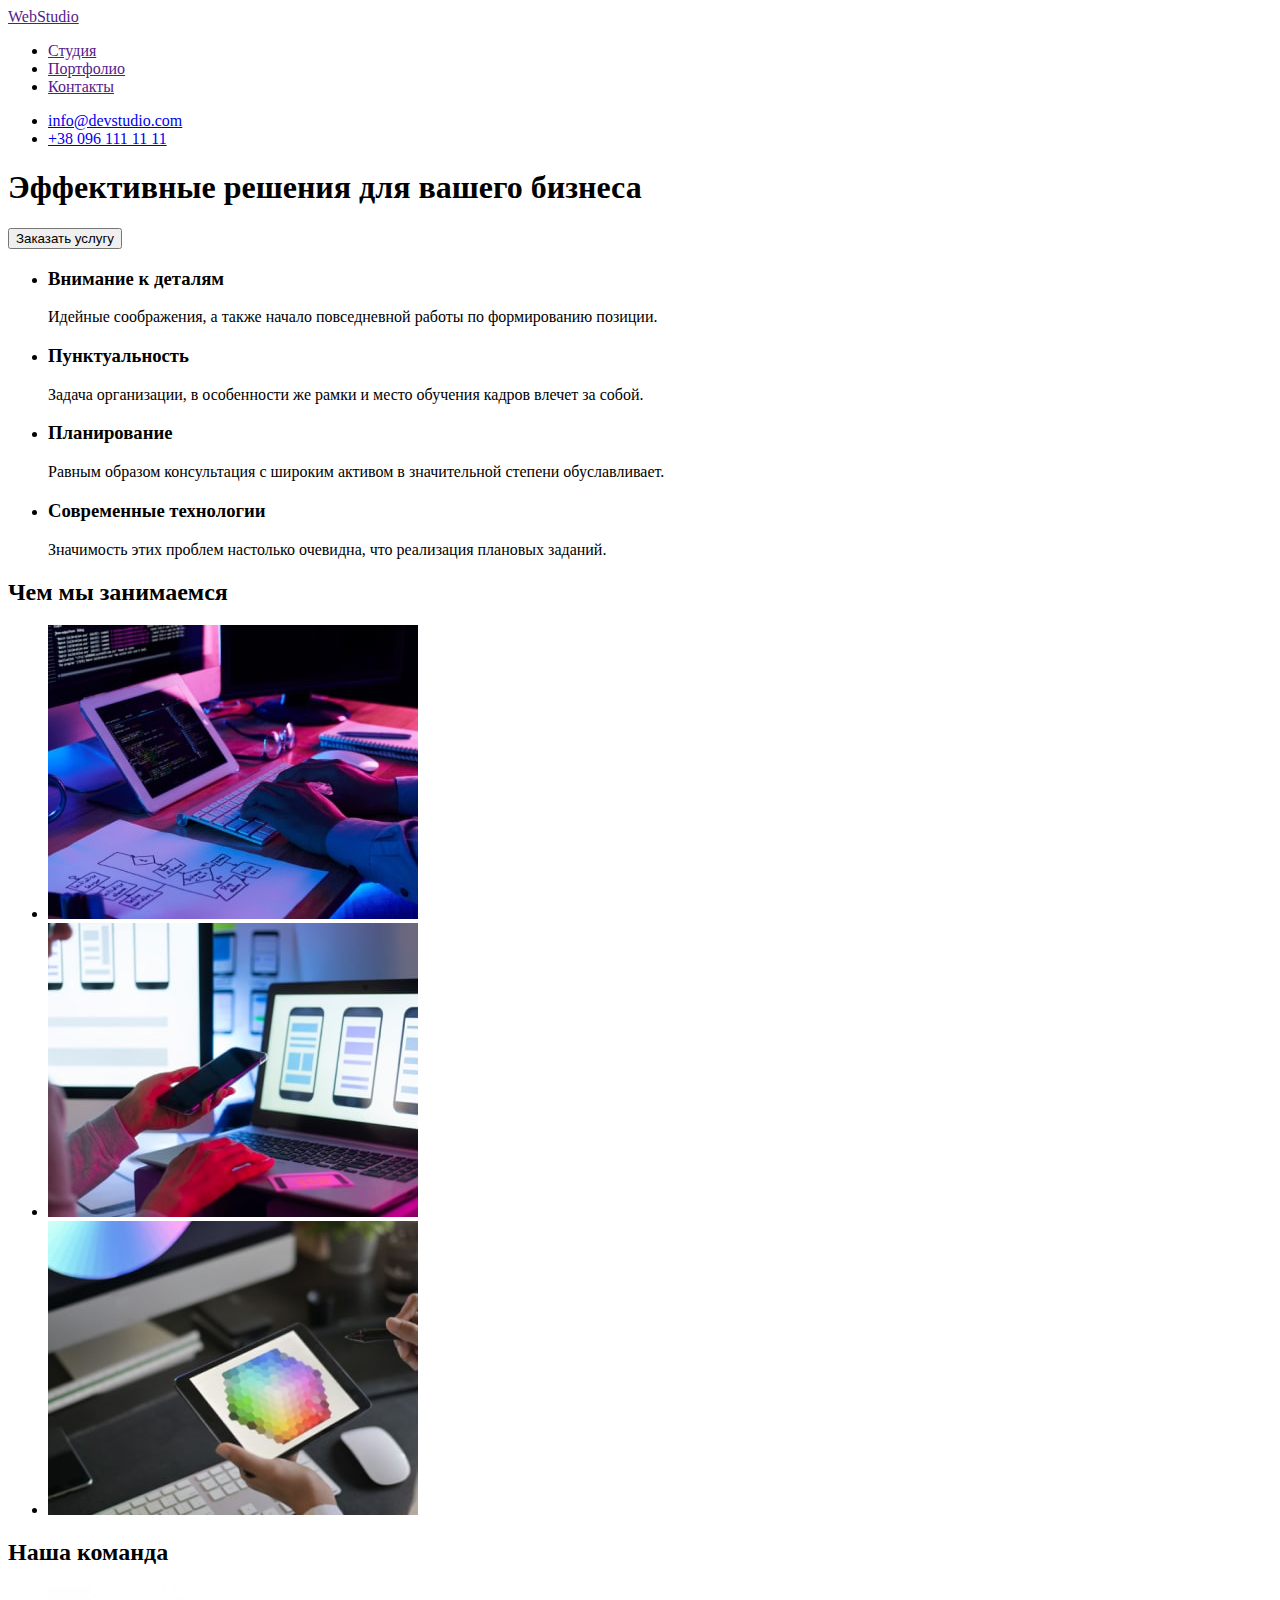
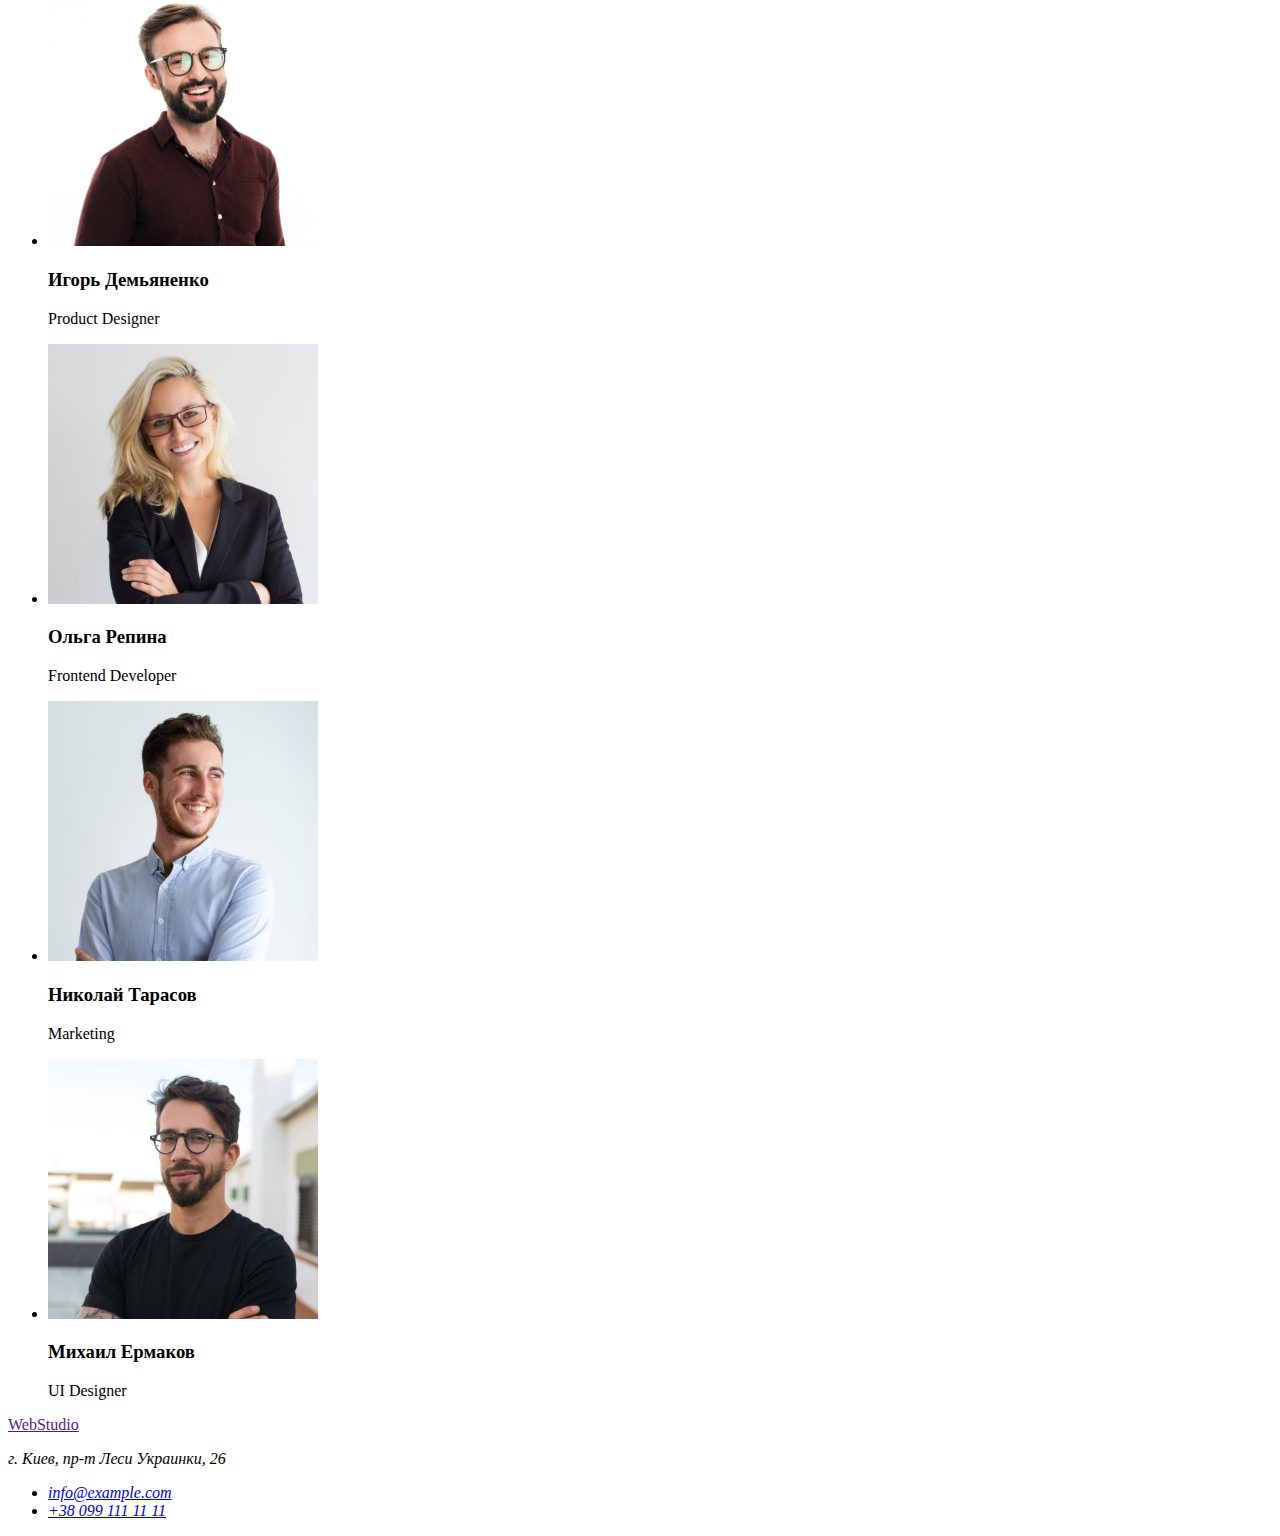
<file: 01/index.html>
<!DOCTYPE html>
<html lang="ru">
  <head>
    <meta charset="UTF-8" />
    <meta http-equiv="X-UA-Compatible" content="IE=edge" />
    <meta name="viewport" content="width=device-width, initial-scale=1.0" />
    <title>WebStudio</title>
  </head>
  <body>
    <!--header-->
    <header>
      <!--navigation-->
      <nav>
        <a href="">WebStudio</a>
        <ul>
          <li><a href="">Студия</a></li>
          <li><a href="">Портфолио</a></li>
          <li><a href="">Контакты</a></li>
        </ul>
      </nav>
      <ul>
        <li><a href="mailto:info@devstudio.com">info@devstudio.com</a></li>
        <li><a href="tel:+380961111111">+38 096 111 11 11</a></li>
      </ul>
    </header>
    <!--main content-->
    <main>
      <section>
        <h1>Эффективные решения для вашего бизнеса</h1>
        <button type="button">Заказать услугу</button>
      </section>
      <!--peculiarities-->
      <section>
        <h2 hidden>Особености</h2>
        <ul>
          <li>
            <h3>Внимание к деталям</h3>
            <p>
              Идейные соображения, а также начало повседневной работы по
              формированию позиции.
            </p>
          </li>
          <li>
            <h3>Пунктуальность</h3>
            <p>
              Задача организации, в особенности же рамки и место обучения кадров
              влечет за собой.
            </p>
          </li>
          <li>
            <h3>Планирование</h3>
            <p>
              Равным образом консультация с широким активом в значительной
              степени обуславливает.
            </p>
          </li>
          <li>
            <h3>Современные технологии</h3>
            <p>
              Значимость этих проблем настолько очевидна, что реализация
              плановых заданий.
            </p>
          </li>
        </ul>
      </section>
      <!--What are we doing-->
      <section>
        <h2>Чем мы занимаемся</h2>
        <ul>
          <li>
            <img
              src="./images/box1.jpg"
              alt="разработчик разрабатывает приложение"
              width="370"
              height="294"
            />
          </li>
          <li>
            <img
              src="./images/box2.jpg"
              alt="разработчик тестирует приложение"
              width="370"
              height="294"
            />
          </li>
          <li>
            <img
              src="./images/box3.jpg"
              alt="разработчик подбирает цвет из палитры"
              width="370"
              height="294"
            />
          </li>
        </ul>
      </section>
      <!--Team-->
      <section>
        <h2>Наша команда</h2>
        <ul>
          <li>
            <img
              src="./images/product-designer.jpg"
              alt="Игорь Демьяненко"
              width="270"
              height="260"
            />
            <h3>Игорь Демьяненко</h3>
            <p lang="en">Product Designer</p>
          </li>
          <li>
            <img
              src="./images/frontend-developer.jpg"
              alt="Ольга Репина"
              width="270"
              height="260"
            />
            <h3>Ольга Репина</h3>
            <p lang="en">Frontend Developer</p>
          </li>
          <li>
            <img
              src="./images/marketing.jpg"
              alt="Николай Тарасов"
              width="270"
              height="260"
            />
            <h3>Николай Тарасов</h3>
            <p lang="en">Marketing</p>
          </li>
          <li>
            <img
              src="./images/ui-designer.jpg"
              alt="Михаил Ермаков"
              width="270"
              height="260"
            />
            <h3>Михаил Ермаков</h3>
            <p lang="en">UI Designer</p>
          </li>
        </ul>
      </section>
    </main>
    <!--footer-->
    <footer>
      <a href="">WebStudio</a>
      <address>
        <p>г. Киев, пр-т Леси Украинки, 26</p>
        <ul>
          <li><a href="mailto:info@example.com">info@example.com</a></li>
          <li><a href="tel:+380991111111">+38 099 111 11 11</a></li>
        </ul>
      </address>
    </footer>
  </body>
</html>
</file>
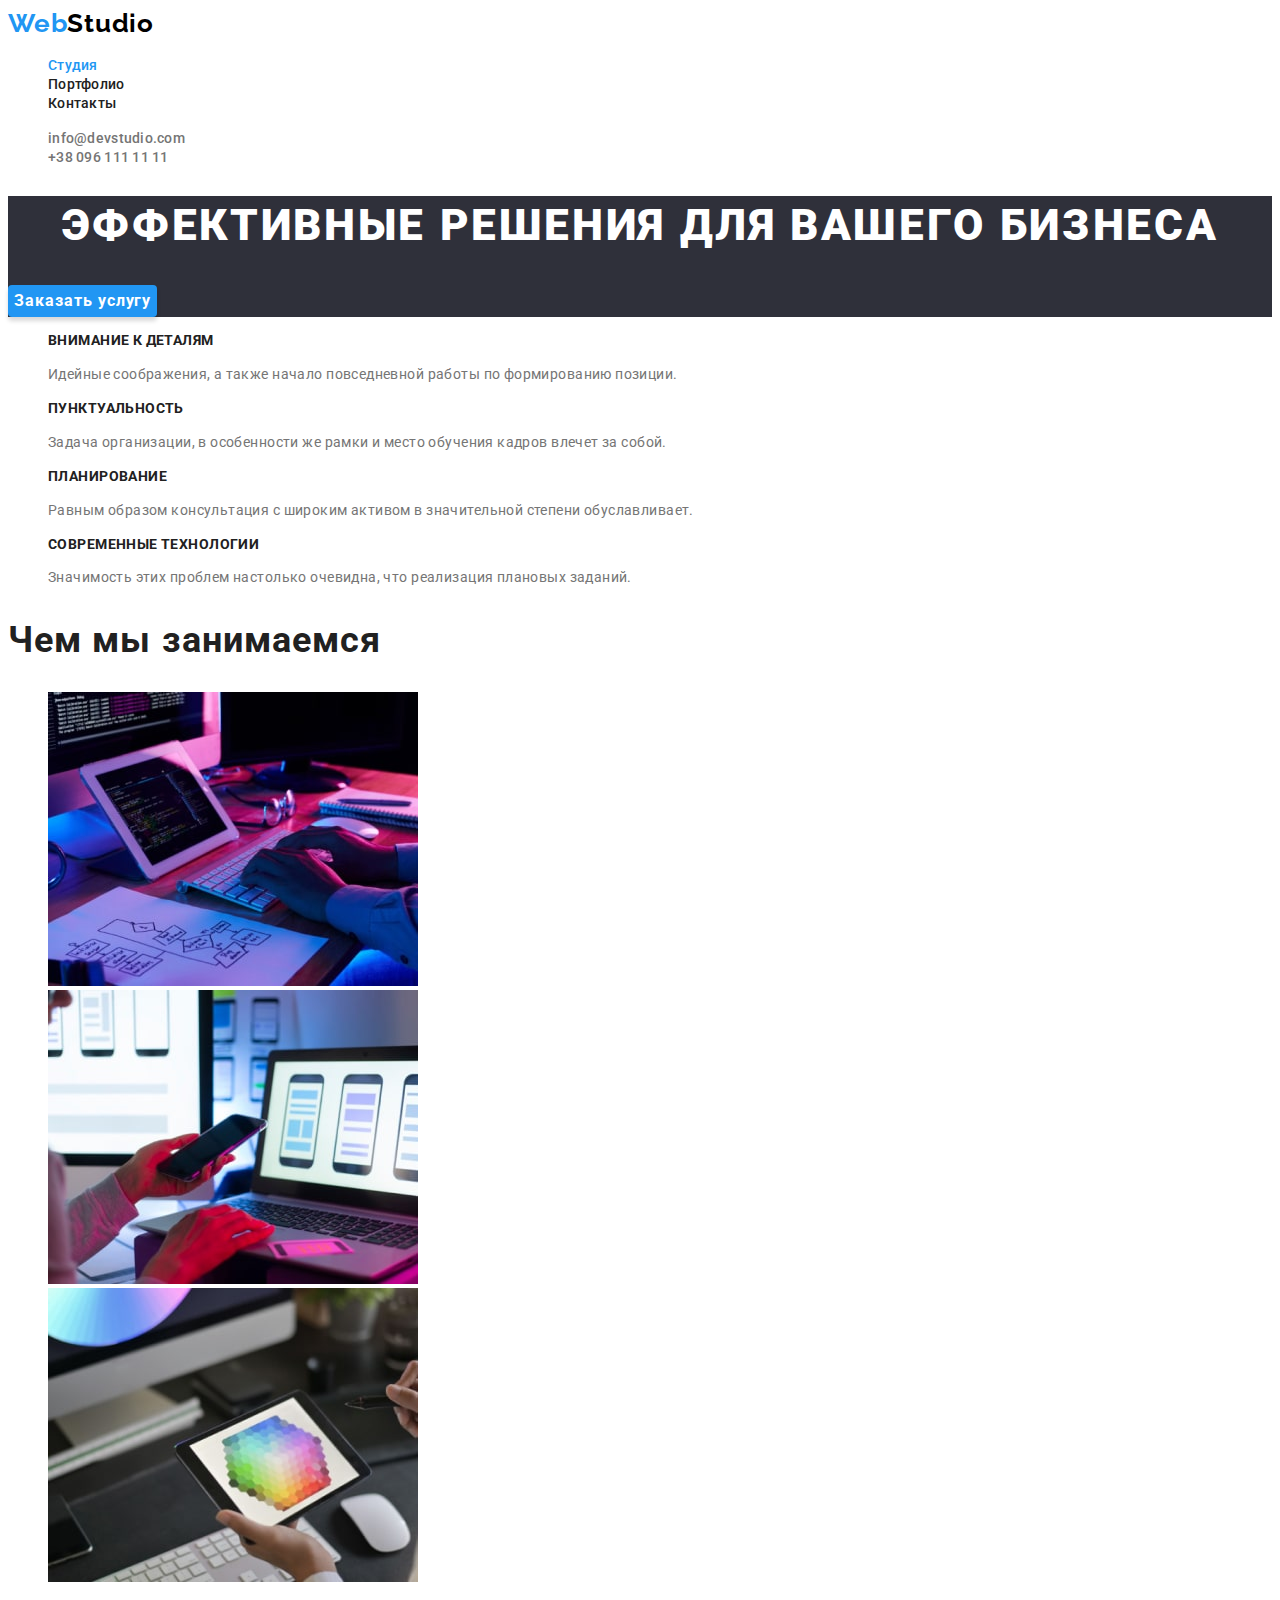
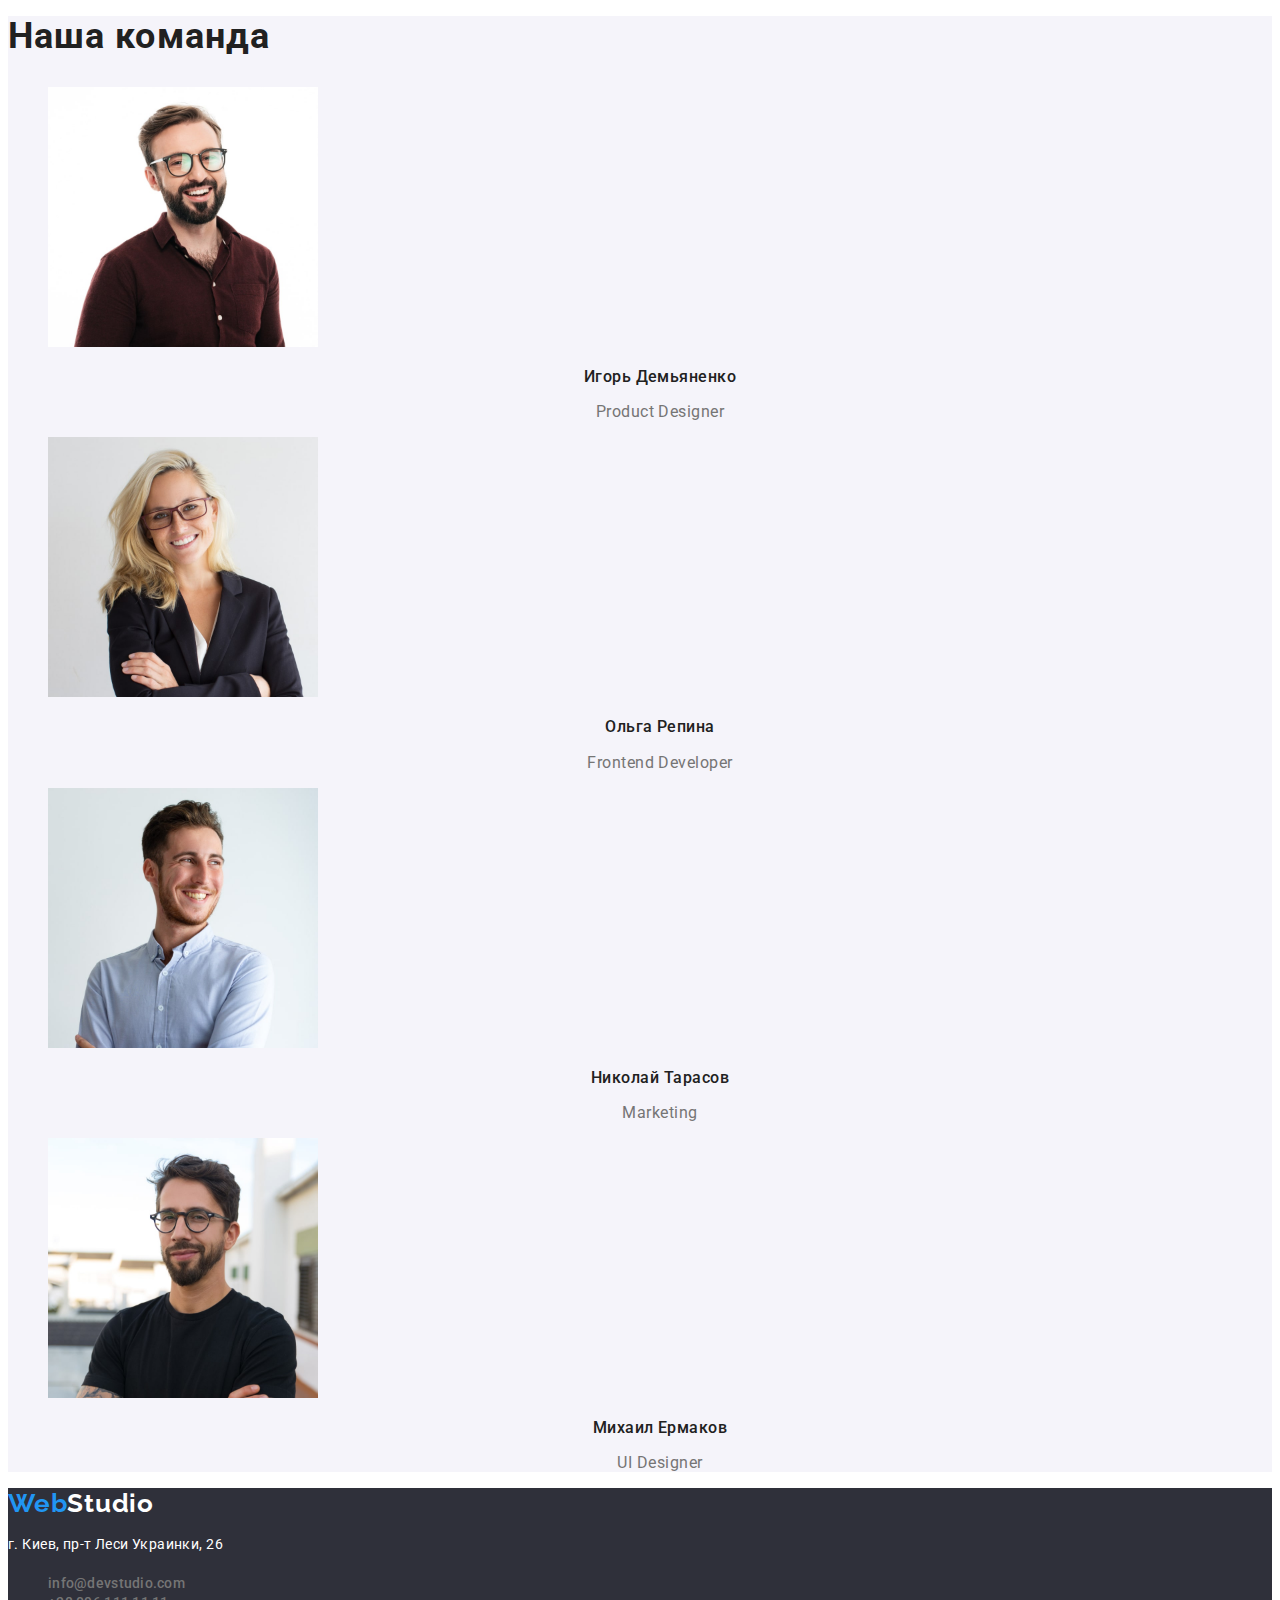
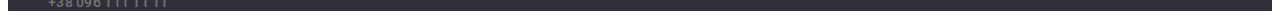
<file: 02/index.html>
<!DOCTYPE html>
<html lang="ru">
  <head>
    <meta charset="UTF-8" />
    <meta http-equiv="X-UA-Compatible" content="IE=edge" />
    <meta name="viewport" content="width=device-width, initial-scale=1.0" />
    <link rel="preconnect" href="https://fonts.googleapis.com" />
    <link rel="preconnect" href="https://fonts.gstatic.com" crossorigin />
    <link
      href="https://fonts.googleapis.com/css2?family=Raleway:wght@700&family=Roboto:wght@400;500;700;900&display=swap"
      rel="stylesheet"
    />
    <link rel="stylesheet" href="./css/style.css" />
    <title>WebStudio</title>
  </head>
  <body>
    <!--header-->
    <header class="header">
      <!--navigation-->
      <nav class="header-navigation">
        <a href="" class="logo link"> <span class="logo-accent">Web</span>Studio</a>
        <ul class="header-list list">
          <li class="header-item"><a href="" class="header-link link current">Студия</a></li>
          <li class="header-item">
            <a href="./portfolio.html" class="header-link link">Портфолио</a>
          </li>
          <li class="header-item">
            <a href="" class="header-link link">Контакты</a>
          </li>
        </ul>
      </nav>
      <ul class="header-list-right list">
        <li class="header-item-right">
          <a href="mailto:info@devstudio.com" class="mail link"
            >info@devstudio.com</a
          >
        </li>
        <li class="header-item-right">
          <a href="tel:+380961111111" class="tel link">+38 096 111 11 11</a>
        </li>
      </ul>
    </header>
    <!--main content-->
    <main>
      <section class="hero">
        <h1 class="hero-title">Эффективные решения для вашего бизнеса</h1>
        <button type="button" class="hero-btn">Заказать услугу</button>
      </section>
      <!--peculiarities-->
      <section class="peculiarities">
        <h2 class="visually-hidden">Особености</h2>
        <ul class="peculiarities-list list">
          <li class="peculiarities-item">
            <h3 class="peculiarities-title">Внимание к деталям</h3>
            <p class="peculiarities-text">
              Идейные соображения, а также начало повседневной работы по
              формированию позиции.
            </p>
          </li>
          <li class="peculiarities-item">
            <h3 class="peculiarities-title">Пунктуальность</h3>
            <p class="peculiarities-text">
              Задача организации, в особенности же рамки и место обучения кадров
              влечет за собой.
            </p>
          </li>
          <li class="peculiarities-item">
            <h3 class="peculiarities-title">Планирование</h3>
            <p class="peculiarities-text">
              Равным образом консультация с широким активом в значительной
              степени обуславливает.
            </p>
          </li>
          <li class="peculiarities-item">
            <h3 class="peculiarities-title">Современные технологии</h3>
            <p class="peculiarities-text">
              Значимость этих проблем настолько очевидна, что реализация
              плановых заданий.
            </p>
          </li>
        </ul>
      </section>
      <!--What are we doing-->
      <section class="doing">
        <h2 class="doing-title">Чем мы занимаемся</h2>
        <ul class="doing-list list">
          <li class="doing-item">
            <img
              src="./images/box1.jpg"
              alt="разработчик разрабатывает приложение"
              width="370"
              height="294"
            />
          </li>
          <li class="doing-item">
            <img
              src="./images/box2.jpg"
              alt="разработчик тестирует приложение"
              width="370"
              height="294"
            />
          </li>
          <li class="doing-item">
            <img
              src="./images/box3.jpg"
              alt="разработчик подбирает цвет из палитры"
              width="370"
              height="294"
            />
          </li>
        </ul>
      </section>
      <!--Team-->
      <section class="team">
        <h2 class="team-title">Наша команда</h2>
        <ul class="team-list list">
          <li class="team-item">
            <img
              src="./images/product-designer.jpg"
              alt="Игорь Демьяненко"
              width="270"
              height="260"
            />
            <h3 class="team-item-title">Игорь Демьяненко</h3>
            <p lang="en" class="team-sub-title">Product Designer</p>
          </li>
          <li class="team-item">
            <img
              src="./images/frontend-developer.jpg"
              alt="Ольга Репина"
              width="270"
              height="260"
            />
            <h3 class="team-item-title">Ольга Репина</h3>
            <p lang="en" class="team-sub-title">Frontend Developer</p>
          </li>
          <li class="team-item">
            <img
              src="./images/marketing.jpg"
              alt="Николай Тарасов"
              width="270"
              height="260"
            />
            <h3 class="team-item-title">Николай Тарасов</h3>
            <p lang="en" class="team-sub-title">Marketing</p>
          </li>
          <li class="team-item">
            <img
              src="./images/ui-designer.jpg"
              alt="Михаил Ермаков"
              width="270"
              height="260"
            />
            <h3 class="team-item-title">Михаил Ермаков</h3>
            <p lang="en" class="team-sub-title">UI Designer</p>
          </li>
        </ul>
      </section>
    </main>
    <!--footer-->
    <footer class="footer">
      <a href=""  class="footer-logo link"><span class="logo-accent">Web</span>Studio</a>
      <address class="footer-address">
        <p class="footer-text">г. Киев, пр-т Леси Украинки, 26</p>
        <ul class="footer-list list">
          <li class="footer-item">
            <a href="mailto:info@devstudio.com" class="mail link"
              >info@devstudio.com</a
            >
          </li>
          <li class="footer-item">
            <a href="tel:+380961111111" class="tel link">+38 096 111 11 11</a>
          </li>        </ul>
      </address>
    </footer>
  </body>
</html>
</file>
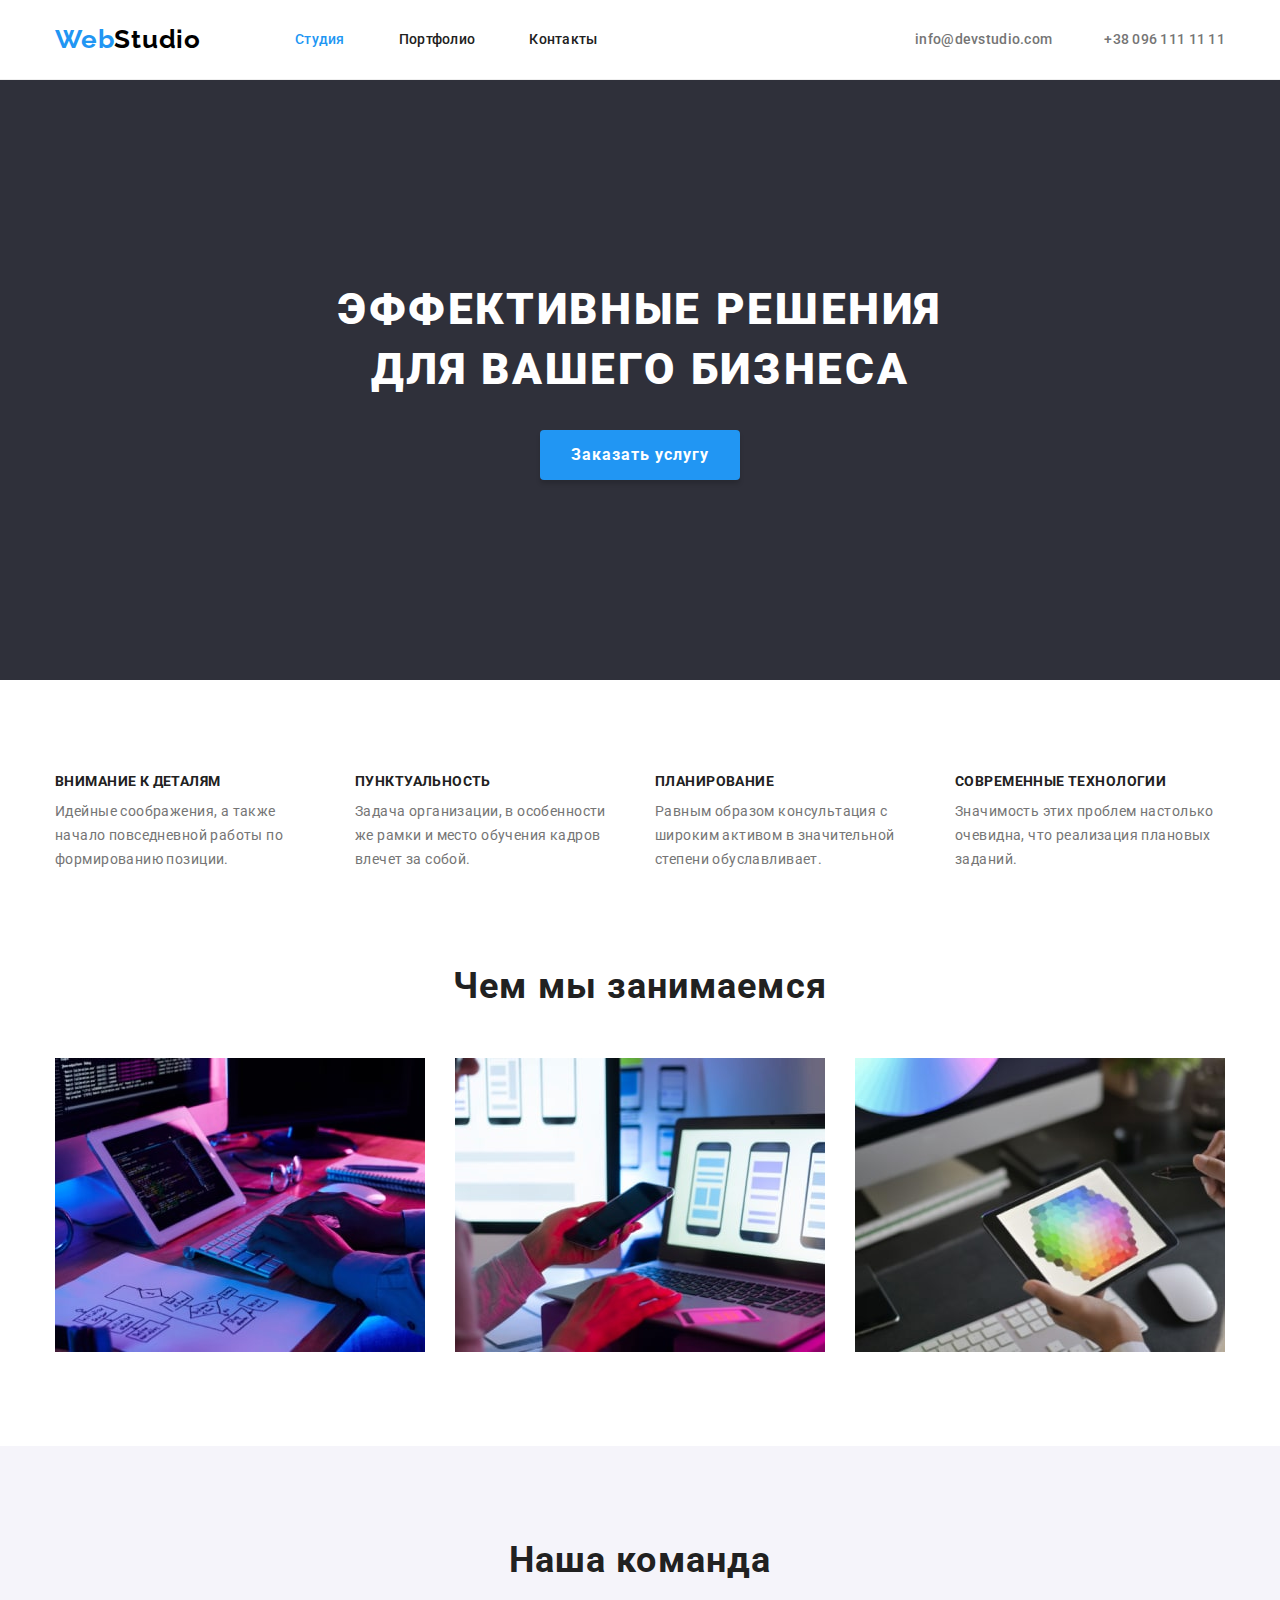
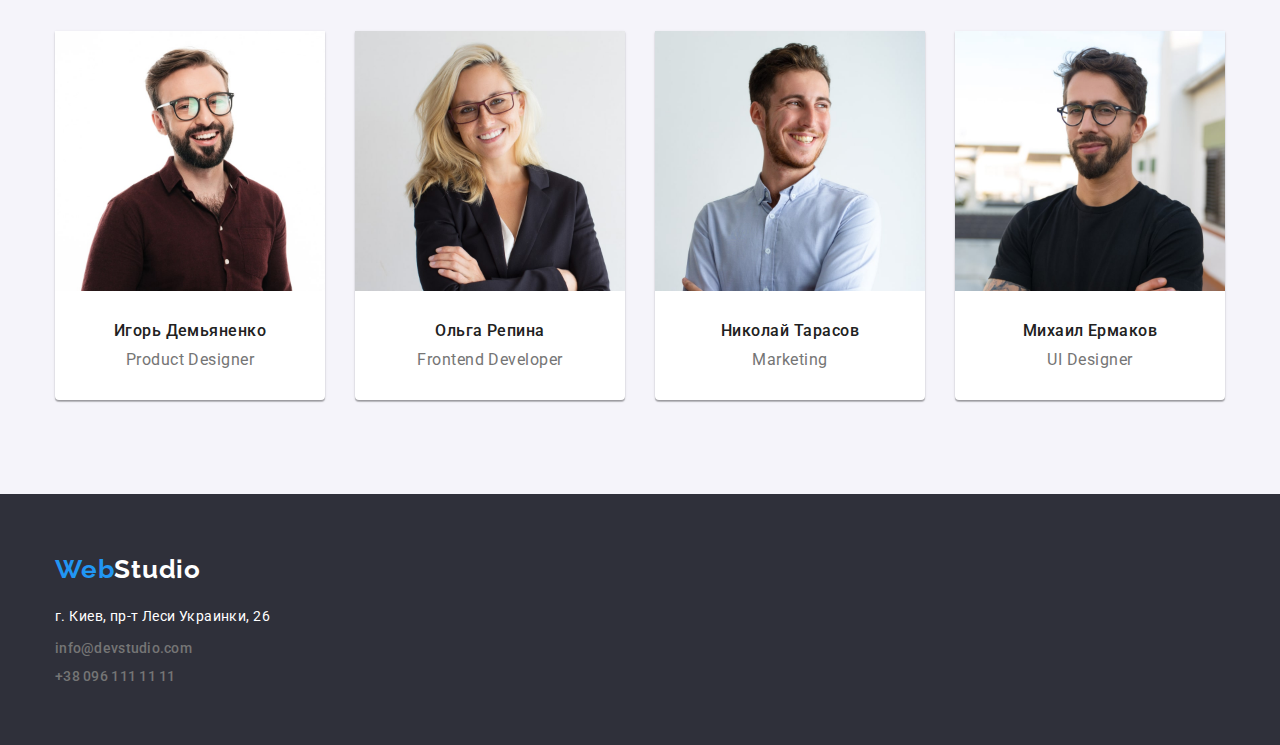
<file: 03/index.html>
<!DOCTYPE html>
<html lang="ru">
  <head>
    <meta charset="UTF-8" />
    <meta http-equiv="X-UA-Compatible" content="IE=edge" />
    <meta name="viewport" content="width=device-width, initial-scale=1.0" />
    <link rel="preconnect" href="https://fonts.googleapis.com" />
    <link rel="preconnect" href="https://fonts.gstatic.com" crossorigin />
    <link
      href="https://fonts.googleapis.com/css2?family=Raleway:wght@700&family=Roboto:wght@400;500;700;900&display=swap"
      rel="stylesheet"
    />
    <link
      rel="stylesheet"
      href="https://cdnjs.cloudflare.com/ajax/libs/modern-normalize/1.0.0/modern-normalize.min.css"
    />
    <link rel="stylesheet" href="./css/style.css" />
    <title>WebStudio</title>
  </head>
  <body>
    <!--header-->
    <header class="header">
      <!--navigation-->
      <div class="container header-conteiner">
        <a href="./index.html" class="logo link">
          <span class="logo-accent">Web</span>Studio</a
        >
        <nav class="header-navigation">
          <ul class="header-list list">
            <li class="header-item">
              <a href="" class="header-link link current">Студия</a>
            </li>
            <li class="header-item">
              <a href="./portfolio.html" class="header-link link">Портфолио</a>
            </li>
            <li class="header-item">
              <a href="" class="header-link link">Контакты</a>
            </li>
          </ul>
        </nav>

        <ul class="header-list-right list">
          <li class="header-item-right">
            <a href="mailto:info@devstudio.com" class="mail link"
              >info@devstudio.com</a
            >
          </li>
          <li class="header-item-right">
            <a href="tel:+380961111111" class="tel link">+38 096 111 11 11</a>
          </li>
        </ul>
      </div>
    </header>
    <!--main content-->
    <main>
      <section class="hero hero-container">
        <div class="container">
          <h1 class="hero-title">Эффективные решения для вашего бизнеса</h1>
          <button type="button" class="hero-btn">Заказать услугу</button>
        </div>
      </section>
      <!--peculiarities-->
      <section class="peculiarities peculiarities-container">
        <div class="container">
          <h2 class="visually-hidden">Особености</h2>
          <ul class="peculiarities-list list">
            <li class="peculiarities-item">
              <h3 class="peculiarities-title">Внимание к деталям</h3>
              <p class="peculiarities-text">
                Идейные соображения, а также начало повседневной работы по
                формированию позиции.
              </p>
            </li>
            <li class="peculiarities-item">
              <h3 class="peculiarities-title">Пунктуальность</h3>
              <p class="peculiarities-text">
                Задача организации, в особенности же рамки и место обучения
                кадров влечет за собой.
              </p>
            </li>
            <li class="peculiarities-item">
              <h3 class="peculiarities-title">Планирование</h3>
              <p class="peculiarities-text">
                Равным образом консультация с широким активом в значительной
                степени обуславливает.
              </p>
            </li>
            <li class="peculiarities-item">
              <h3 class="peculiarities-title">Современные технологии</h3>
              <p class="peculiarities-text">
                Значимость этих проблем настолько очевидна, что реализация
                плановых заданий.
              </p>
            </li>
          </ul>
        </div>
      </section>
      <!--What are we doing-->
      <section class="doing doing-container">
        <div class="container">
          <h2 class="doing-title">Чем мы занимаемся</h2>
          <ul class="doing-list list">
            <li class="doing-item">
              <img
                src="./images/box1.jpg"
                alt="разработчик разрабатывает приложение"
                width="370"
                height="294"
              />
            </li>
            <li class="doing-item">
              <img
                src="./images/box2.jpg"
                alt="разработчик тестирует приложение"
                width="370"
                height="294"
              />
            </li>
            <li class="doing-item">
              <img
                src="./images/box3.jpg"
                alt="разработчик подбирает цвет из палитры"
                width="370"
                height="294"
              />
            </li>
          </ul>
        </div>
      </section>
      <!--Team-->
      <section class="team team-container">
        <div class="container">
          <h2 class="team-title">Наша команда</h2>
          <ul class="team-list list">
            <li class="team-item">
              <img
                src="./images/product-designer.jpg"
                alt="Игорь Демьяненко"
                width="270"
                height="260"
              />
              <div class="team-container-item">
                <h3 class="team-item-title">Игорь Демьяненко</h3>
                <p lang="en" class="team-sub-title">Product Designer</p>
              </div>
            </li>
            <li class="team-item">
              <img
                src="./images/frontend-developer.jpg"
                alt="Ольга Репина"
                width="270"
                height="260"
              />
              <div class="team-container-item">
                <h3 class="team-item-title">Ольга Репина</h3>
                <p lang="en" class="team-sub-title">Frontend Developer</p>
              </div>
            </li>
            <li class="team-item">
              <img
                src="./images/marketing.jpg"
                alt="Николай Тарасов"
                width="270"
                height="260"
              />
              <div class="team-container-item">
                <h3 class="team-item-title">Николай Тарасов</h3>
                <p lang="en" class="team-sub-title">Marketing</p>
              </div>
            </li>
            <li class="team-item">
              <img
                src="./images/ui-designer.jpg"
                alt="Михаил Ермаков"
                width="270"
                height="260"
              />
              <div class="team-container-item">
                <h3 class="team-item-title">Михаил Ермаков</h3>
                <p lang="en" class="team-sub-title">UI Designer</p>
              </div>
            </li>
          </ul>
        </div>
      </section>
    </main>
    <!--footer-->
    <footer class="footer footer-container">
      <div class="container">
        <div class="footer-logo-container">
          <a href="" class="footer-logo link"
            ><span class="logo-accent">Web</span>Studio</a
          >
        </div>
        <address class="footer-address">
          <p class="footer-text">г. Киев, пр-т Леси Украинки, 26</p>
          <ul class="footer-list list">
            <li class="footer-item">
              <a href="mailto:info@devstudio.com" class="footer-mail link"
                >info@devstudio.com</a
              >
            </li>
            <li class="footer-item">
              <a href="tel:+380961111111" class="footer-tel link"
                >+38 096 111 11 11</a
              >
            </li>
          </ul>
        </address>
      </div>
    </footer>
  </body>
</html>
</file>
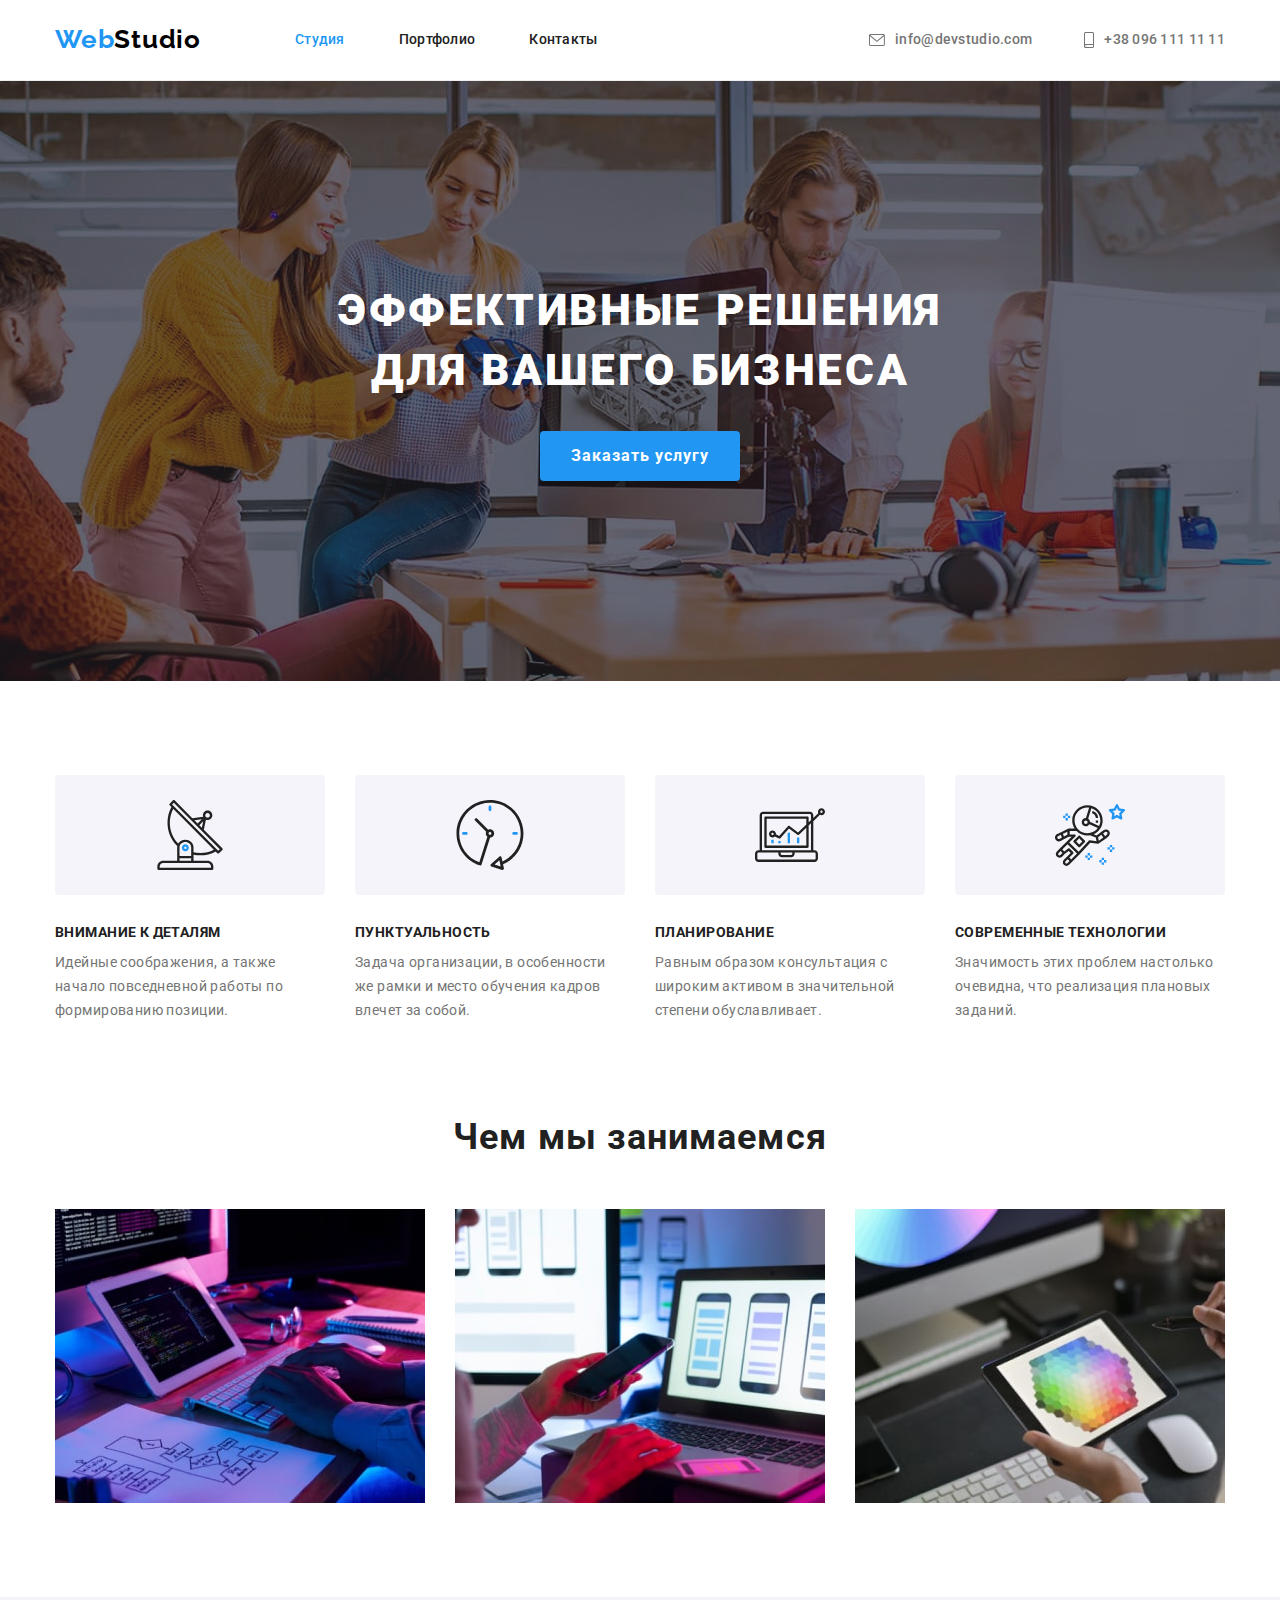
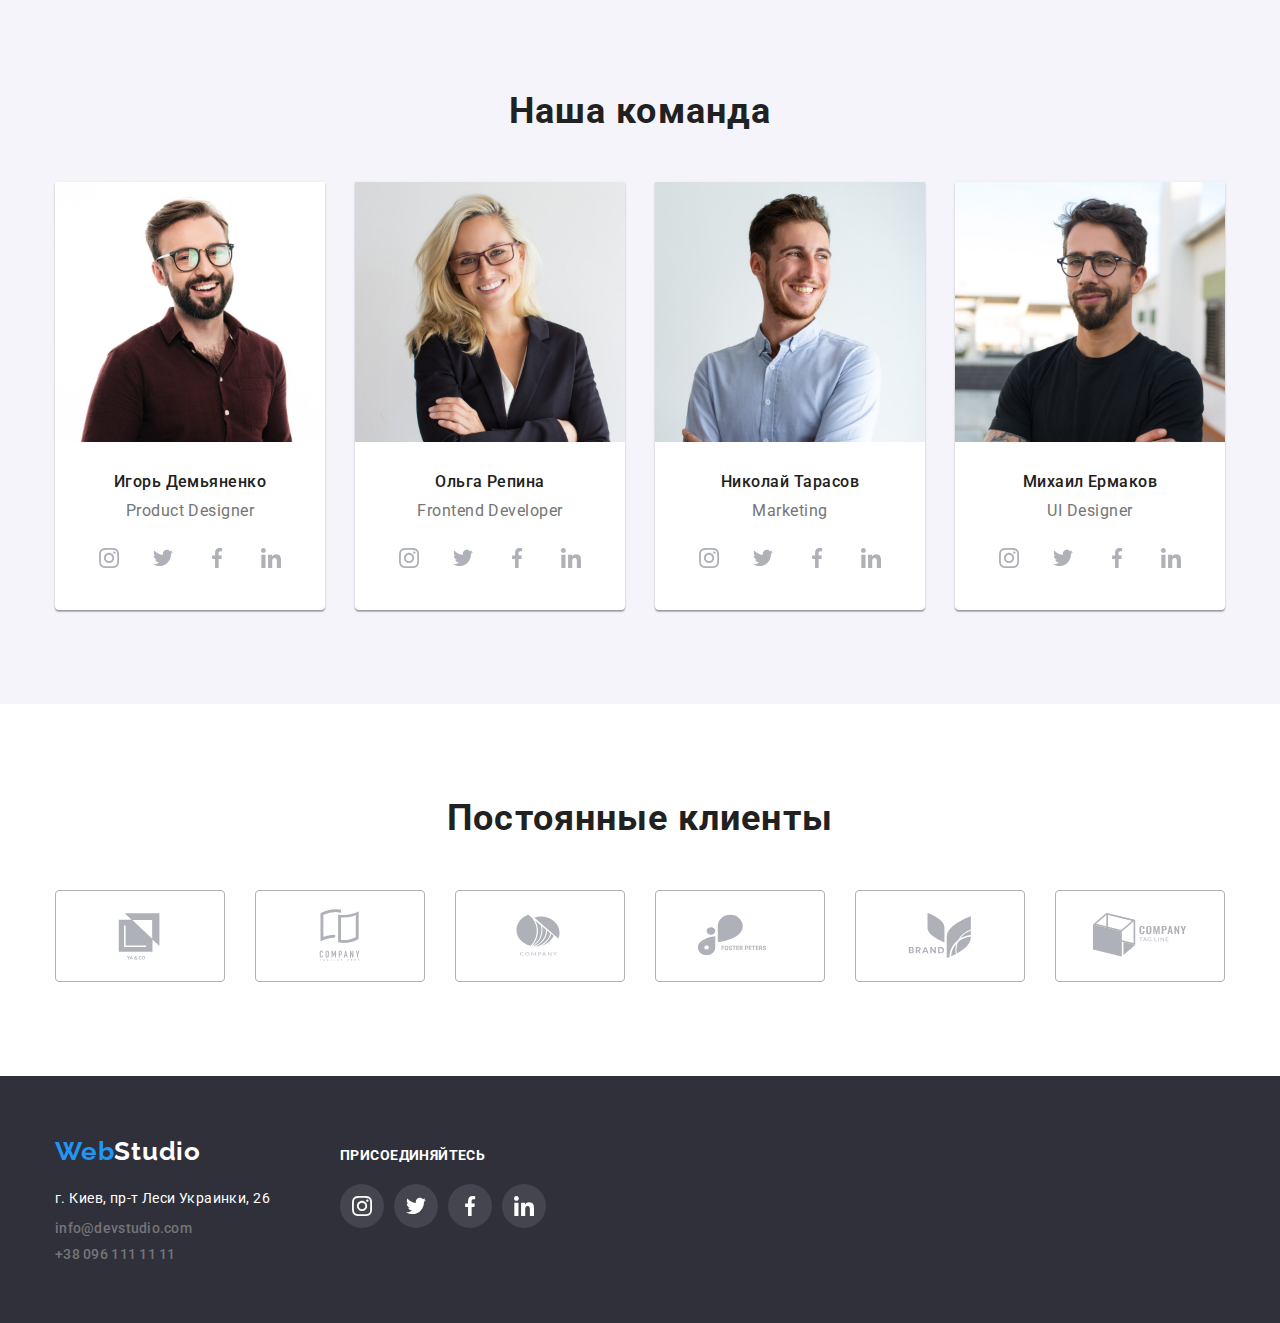
<file: 04/index.html>
<!DOCTYPE html>
<html lang="ru">
  <head>
    <meta charset="UTF-8" />
    <meta http-equiv="X-UA-Compatible" content="IE=edge" />
    <meta name="viewport" content="width=device-width, initial-scale=1.0" />
    <link rel="preconnect" href="https://fonts.googleapis.com" />
    <link rel="preconnect" href="https://fonts.gstatic.com" crossorigin />
    <link
      href="https://fonts.googleapis.com/css2?family=Raleway:wght@700&family=Roboto:wght@400;500;700;900&display=swap"
      rel="stylesheet"
    />
    <link
      rel="stylesheet"
      href="https://cdnjs.cloudflare.com/ajax/libs/modern-normalize/1.0.0/modern-normalize.min.css"
    />
    <link rel="stylesheet" href="./css/style.css" />
    <title>WebStudio</title>
  </head>
  <body>
    <!--header-->
    <header class="header">
      <!--navigation-->
      <div class="container header-conteiner">
        <a href="./index.html" class="logo link"> <span class="logo-accent">Web</span>Studio</a>
        <nav class="header-navigation">
          <ul class="header-list list">
            <li class="header-item">
              <a href="" class="header-link link current">Студия</a>
            </li>
            <li class="header-item">
              <a href="./portfolio.html" class="header-link link">Портфолио</a>
            </li>
            <li class="header-item">
              <a href="" class="header-link link">Контакты</a>
            </li>
          </ul>
        </nav>

        <ul class="header-list-right list">
          <li class="header-item-right">
            <a href="mailto:info@devstudio.com" class="mail link"
              ><svg class="mail-icon" width="16" height="12">
                <use href="./images/icons.svg#icon-envelope"></use>
              </svg>
              <span>info@devstudio.com</span></a
            >
          </li>
          <li class="header-item-right">
            <a href="tel:+380961111111" class="tel link">
              <svg class="tel-icon" width="10" height="16">
                <use href="./images/icons.svg#icon-smartphone"></use>
              </svg>
              <span>+38 096 111 11 11</span></a
            >
          </li>
        </ul>
      </div>
    </header>
    <!--main content-->
    <main>
      <section class="hero hero-container">
        <div class="container">
          <h1 class="hero-title">Эффективные решения для вашего бизнеса</h1>
          <button type="button" class="hero-btn">Заказать услугу</button>
        </div>
      </section>
      <!--peculiarities-->
      <section class="peculiarities peculiarities-container">
        <div class="container">
          <h2 class="visually-hidden">Особености</h2>
          <ul class="peculiarities-list list">
            <li class="peculiarities-item">
              <div class="peculiarities-list-card-item">
                <svg class="peculiarities-list-card-icon" width="70" height="70">
                  <use href="./images/icons.svg#icon-antenna"></use>
                </svg>  
              </div>
              <h3 class="peculiarities-title">Внимание к деталям</h3>
              <p class="peculiarities-text">
                Идейные соображения, а также начало повседневной работы по формированию позиции.
              </p>
            </li>
            <li class="peculiarities-item">
              <div class="peculiarities-list-card-item">
                <svg class="peculiarities-list-card-icon" width="70" height="70">
                  <use href="./images/icons.svg#icon-clock"></use>
                </svg>  
              </div>
              <h3 class="peculiarities-title">Пунктуальность</h3>
              <p class="peculiarities-text">
                Задача организации, в особенности же рамки и место обучения кадров влечет за собой.
              </p>
            </li>
            <li class="peculiarities-item">
              <div class="peculiarities-list-card-item">
                  <svg class="peculiarities-list-card-icon" width="70" height="70">
                    <use href="./images/icons.svg#icon-diagram"></use>
                  </svg>
              </div>
              <h3 class="peculiarities-title">Планирование</h3>
              <p class="peculiarities-text">
                Равным образом консультация с широким активом в значительной степени обуславливает.
              </p>
            </li>
            <li class="peculiarities-item">
              <div class="peculiarities-list-card-item">
                  <svg class="peculiarities-list-card-icon" width="70" height="70">
                    <use href="./images/icons.svg#icon-astronaut"></use>
                  </svg>
              </div>
              <h3 class="peculiarities-title">Современные технологии</h3>
              <p class="peculiarities-text">
                Значимость этих проблем настолько очевидна, что реализация плановых заданий.
              </p>
            </li>
          </ul>
        </div>
      </section>
      <!--What are we doing-->
      <section class="doing doing-container">
        <div class="container">
          <h2 class="doing-title">Чем мы занимаемся</h2>
          <ul class="doing-list list">
            <li class="doing-item">
              <img
                src="./images/box1.jpg"
                alt="разработчик разрабатывает приложение"
                width="370"
                height="294"
              />
            </li>
            <li class="doing-item">
              <img
                src="./images/box2.jpg"
                alt="разработчик тестирует приложение"
                width="370"
                height="294"
              />
            </li>
            <li class="doing-item">
              <img
                src="./images/box3.jpg"
                alt="разработчик подбирает цвет из палитры"
                width="370"
                height="294"
              />
            </li>
          </ul>
        </div>
      </section>
      <!--Team-->
      <section class="team team-container">
        <div class="container">
          <h2 class="team-title">Наша команда</h2>
          <ul class="team-list list">
            <li class="team-item">
              <img
                src="./images/product-designer.jpg"
                alt="Игорь Демьяненко"
                width="270"
                height="260"
              />
              <div class="team-container-item">
                <h3 class="team-item-title">Игорь Демьяненко</h3>
                <p lang="en" class="team-sub-title">Product Designer</p>
                <ul class="team-social-list list">
                  <li class="team-social-item">
                    <a href="" class="team-social-link link"
                      ><svg class="team-social-icon" width="20" height="20">
                        <use href="./images/icons.svg#icon-instagram"></use>
                      </svg>
                    </a>
                  </li>
                  <li class="team-social-item">
                    <a href="" class="team-social-link link"
                      ><svg class="team-social-icon" width="20" height="20">
                        <use href="./images/icons.svg#icon-twitter"></use>
                      </svg>
                    </a>
                  </li>
                  <li class="team-social-item">
                    <a href="" class="team-social-link link"
                      ><svg class="team-social-icon" width="20" height="20">
                        <use href="./images/icons.svg#icon-facebook"></use>
                      </svg>
                    </a>
                  </li>
                  <li class="team-social-item">
                    <a href="" class="team-social-link link"
                      ><svg class="team-social-icon" width="20" height="20">
                        <use href="./images/icons.svg#icon-linkedin"></use>
                      </svg>
                    </a>
                  </li>
                </ul>
              </div>
            </li>
            <li class="team-item">
              <img
                src="./images/frontend-developer.jpg"
                alt="Ольга Репина"
                width="270"
                height="260"
              />
              <div class="team-container-item">
                <h3 class="team-item-title">Ольга Репина</h3>
                <p lang="en" class="team-sub-title">Frontend Developer</p>
                <ul class="team-social-list list">
                  <li class="team-social-item">
                    <a href="" class="team-social-link link"
                      ><svg class="team-social-icon" width="20" height="20">
                        <use href="./images/icons.svg#icon-instagram"></use>
                      </svg>
                    </a>
                  </li>
                  <li class="team-social-item">
                    <a href="" class="team-social-link link"
                      ><svg class="team-social-icon" width="20" height="20">
                        <use href="./images/icons.svg#icon-twitter"></use>
                      </svg>
                    </a>
                  </li>
                  <li class="team-social-item">
                    <a href="" class="team-social-link link"
                      ><svg class="team-social-icon" width="20" height="20">
                        <use href="./images/icons.svg#icon-facebook"></use>
                      </svg>
                    </a>
                  </li>
                  <li class="team-social-item">
                    <a href="" class="team-social-link link"
                      ><svg class="team-social-icon" width="20" height="20">
                        <use href="./images/icons.svg#icon-linkedin"></use>
                      </svg>
                    </a>
                  </li>
                </ul>
              </div>
            </li>
            <li class="team-item">
              <img src="./images/marketing.jpg" alt="Николай Тарасов" width="270" height="260" />
              <div class="team-container-item">
                <h3 class="team-item-title">Николай Тарасов</h3>
                <p lang="en" class="team-sub-title">Marketing</p>
                <ul class="team-social-list list">
                  <li class="team-social-item">
                    <a href="" class="team-social-link link"
                      ><svg class="team-social-icon" width="20" height="20">
                        <use href="./images/icons.svg#icon-instagram"></use>
                      </svg>
                    </a>
                  </li>
                  <li class="team-social-item">
                    <a href="" class="team-social-link link"
                      ><svg class="team-social-icon" width="20" height="20">
                        <use href="./images/icons.svg#icon-twitter"></use>
                      </svg>
                    </a>
                  </li>
                  <li class="team-social-item">
                    <a href="" class="team-social-link link"
                      ><svg class="team-social-icon" width="20" height="20">
                        <use href="./images/icons.svg#icon-facebook"></use>
                      </svg>
                    </a>
                  </li>
                  <li class="team-social-item">
                    <a href="" class="team-social-link link"
                      ><svg class="team-social-icon" width="20" height="20">
                        <use href="./images/icons.svg#icon-linkedin"></use>
                      </svg>
                    </a>
                  </li>
                </ul>
              </div>
            </li>
            <li class="team-item">
              <img src="./images/ui-designer.jpg" alt="Михаил Ермаков" width="270" height="260" />
              <div class="team-container-item">
                <h3 class="team-item-title">Михаил Ермаков</h3>
                <p lang="en" class="team-sub-title">UI Designer</p>
                <ul class="team-social-list list">
                  <li class="team-social-item">
                    <a href="" class="team-social-link link"
                      ><svg class="team-social-icon" width="20" height="20">
                        <use href="./images/icons.svg#icon-instagram"></use>
                      </svg>
                    </a>
                  </li>
                  <li class="team-social-item">
                    <a href="" class="team-social-link link"
                      ><svg class="team-social-icon" width="20" height="20">
                        <use href="./images/icons.svg#icon-twitter"></use>
                      </svg>
                    </a>
                  </li>
                  <li class="team-social-item">
                    <a href="" class="team-social-link link"
                      ><svg class="team-social-icon" width="20" height="20">
                        <use href="./images/icons.svg#icon-facebook"></use>
                      </svg>
                    </a>
                  </li>
                  <li class="team-social-item">
                    <a href="" class="team-social-link link"
                      ><svg class="team-social-icon" width="20" height="20">
                        <use href="./images/icons.svg#icon-linkedin"></use>
                      </svg>
                    </a>
                  </li>
                </ul>
              </div>
            </li>
          </ul>
        </div>
      </section>
      <section class="clients clients-container">
        <div class="container">
          <h2 class="clients-title">Постоянные клиенты</h2>
          <ul class="clients-list list">
            <li class="clients-list-item">
              <a href="" class="clients-list-link link">
                <svg class="clients-list-icon" width="106" height="60">
                  <use href="./images/icons.svg#icon-yaco"></use>
                </svg>
              </a>
            </li>
            <li class="clients-list-item">
              <a href="" class="clients-list-link link">
                <svg class="clients-list-icon" width="106" height="60">
                  <use href="./images/icons.svg#icon-tag-line-here"></use>
                </svg>
              </a>
            </li>
            <li class="clients-list-item">
              <a href="" class="clients-list-link link">
                <svg class="clients-list-icon" width="106" height="60">
                  <use href="./images/icons.svg#icon-company"></use>
                </svg>
              </a>
            </li>
            <li class="clients-list-item">
              <a href="" class="clients-list-link link">
                <svg class="clients-list-icon" width="106" height="60">
                  <use href="./images/icons.svg#icon-foster-petters"></use>
                </svg>
              </a>
            </li>
            <li class="clients-list-item">
              <a href="" class="clients-list-link link">
                <svg class="clients-list-icon" width="106" height="60">
                  <use href="./images/icons.svg#icon-brand"></use>
                </svg>
              </a>
            </li>
            <li class="clients-list-item">
              <a href="" class="clients-list-link link">
                <svg class="clients-list-icon" width="106" height="60">
                  <use href="./images/icons.svg#icon-tag-line"></use>
                </svg>
              </a>
            </li>
          </ul>
        </div>
      </section>
    </main>
    <!--footer-->
    <footer class="footer footer-container">
      <div class="container footer-container-position">
        <div class="footer-main">
          <div class="footer-logo-container">
            <a href="" class="footer-logo link"><span class="logo-accent">Web</span>Studio</a>
          </div>
          <address class="footer-address">
            <p class="footer-text">г. Киев, пр-т Леси Украинки, 26</p>
            <ul class="footer-list list">
              <li class="footer-item">
                <a href="mailto:info@devstudio.com" class="footer-mail link">info@devstudio.com</a>
              </li>
              <li class="footer-item">
                <a href="tel:+380961111111" class="footer-tel link">+38 096 111 11 11</a>
              </li>
            </ul>
          </address>
        </div>
        <div class="footer-social">
          <p class="footer-social-title">присоединяйтесь</p>
          <ul class="footer-social-list list">
            <li class="footer-social-item">
              <a href="" class="footer-social-link link">
                <svg class="footer-social-icon" width="20" height="20">
                  <use href="./images/icons.svg#icon-instagram"></use>
                </svg>
              </a>
            </li>
            <li class="footer-social-item">
              <a href="" class="footer-social-link link"
                ><svg class="footer-social-icon" width="20" height="20">
                  <use href="./images/icons.svg#icon-twitter"></use>
                </svg>
              </a>
            </li>
            <li class="footer-social-item">
              <a href="" class="footer-social-link link"
                ><svg class="footer-social-icon" width="20" height="20">
                  <use href="./images/icons.svg#icon-facebook"></use>
                </svg>
              </a>
            </li>
            <li class="footer-social-item">
              <a href="" class="footer-social-link link"
                ><svg class="footer-social-icon" width="20" height="20">
                  <use href="./images/icons.svg#icon-linkedin"></use>
                </svg>
              </a>
            </li>
          </ul>
        </div>
      </div>
    </footer>
  </body>
</html>
</file>
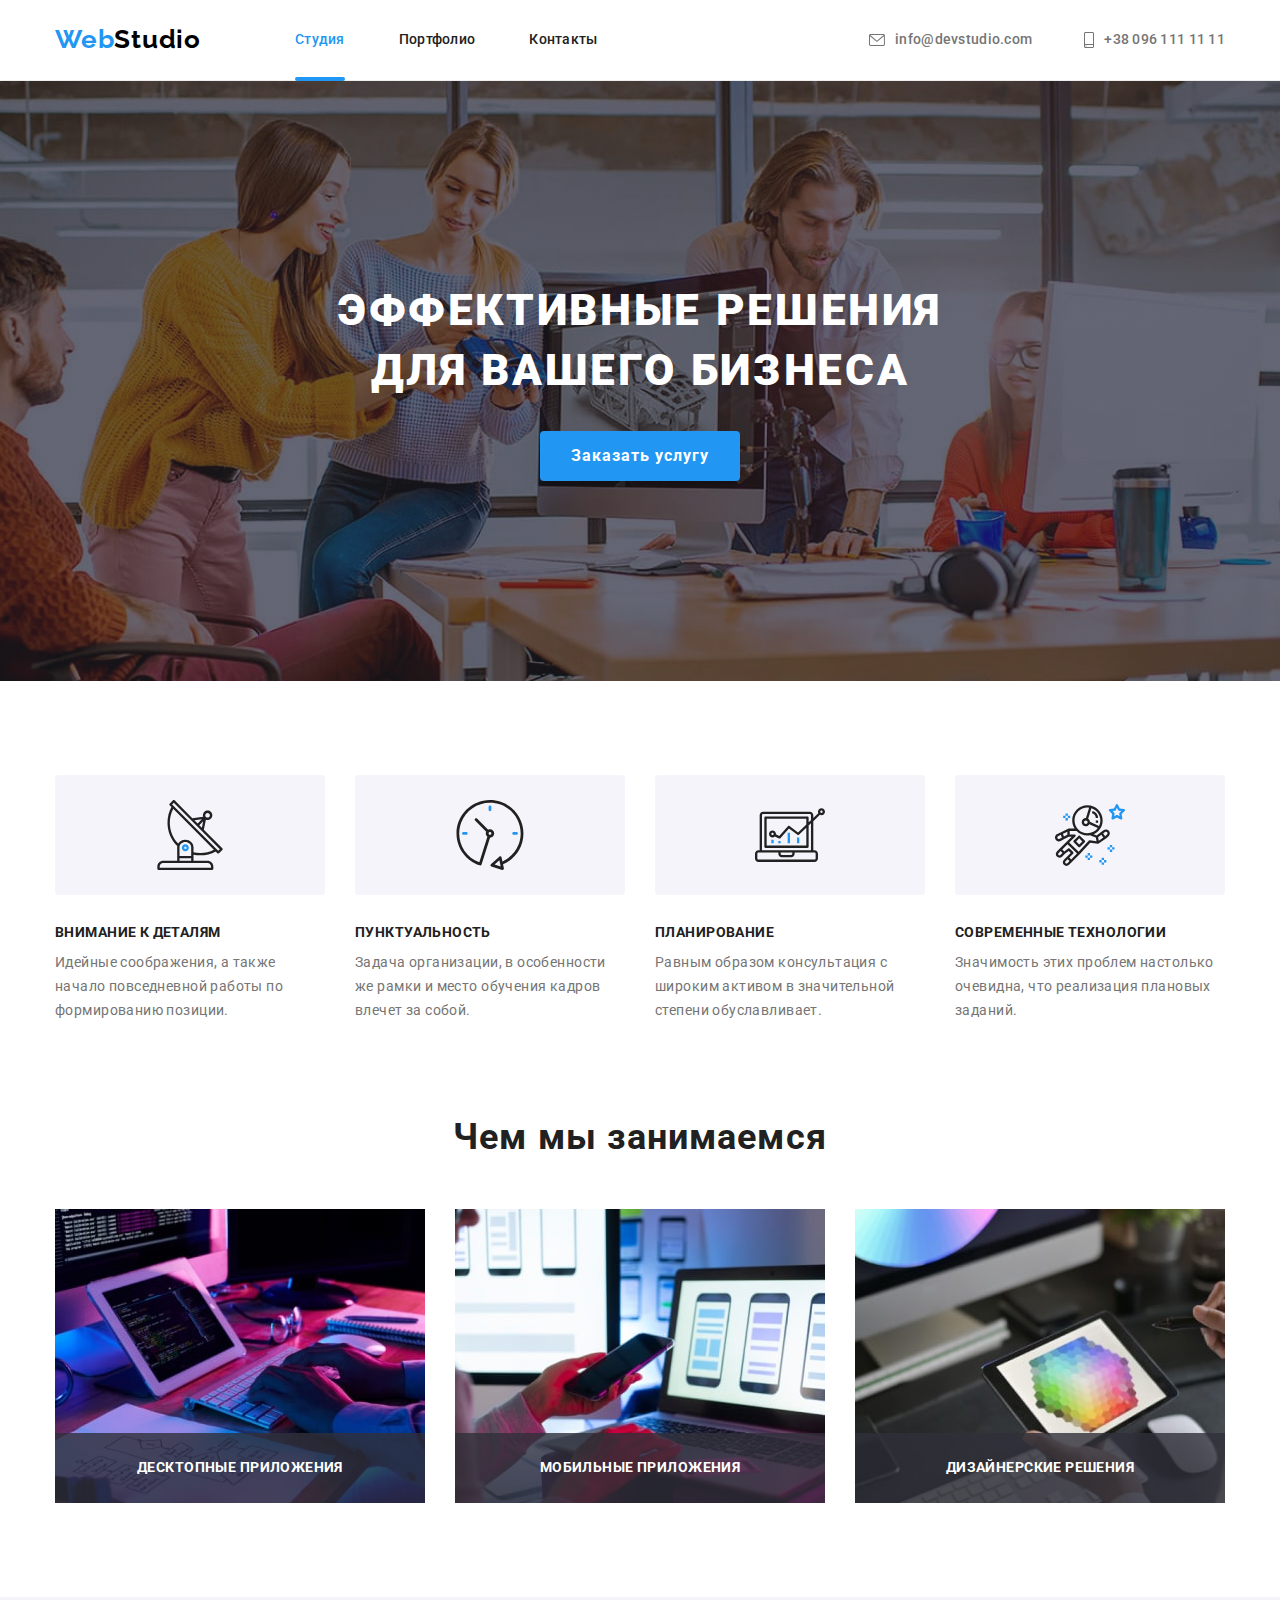
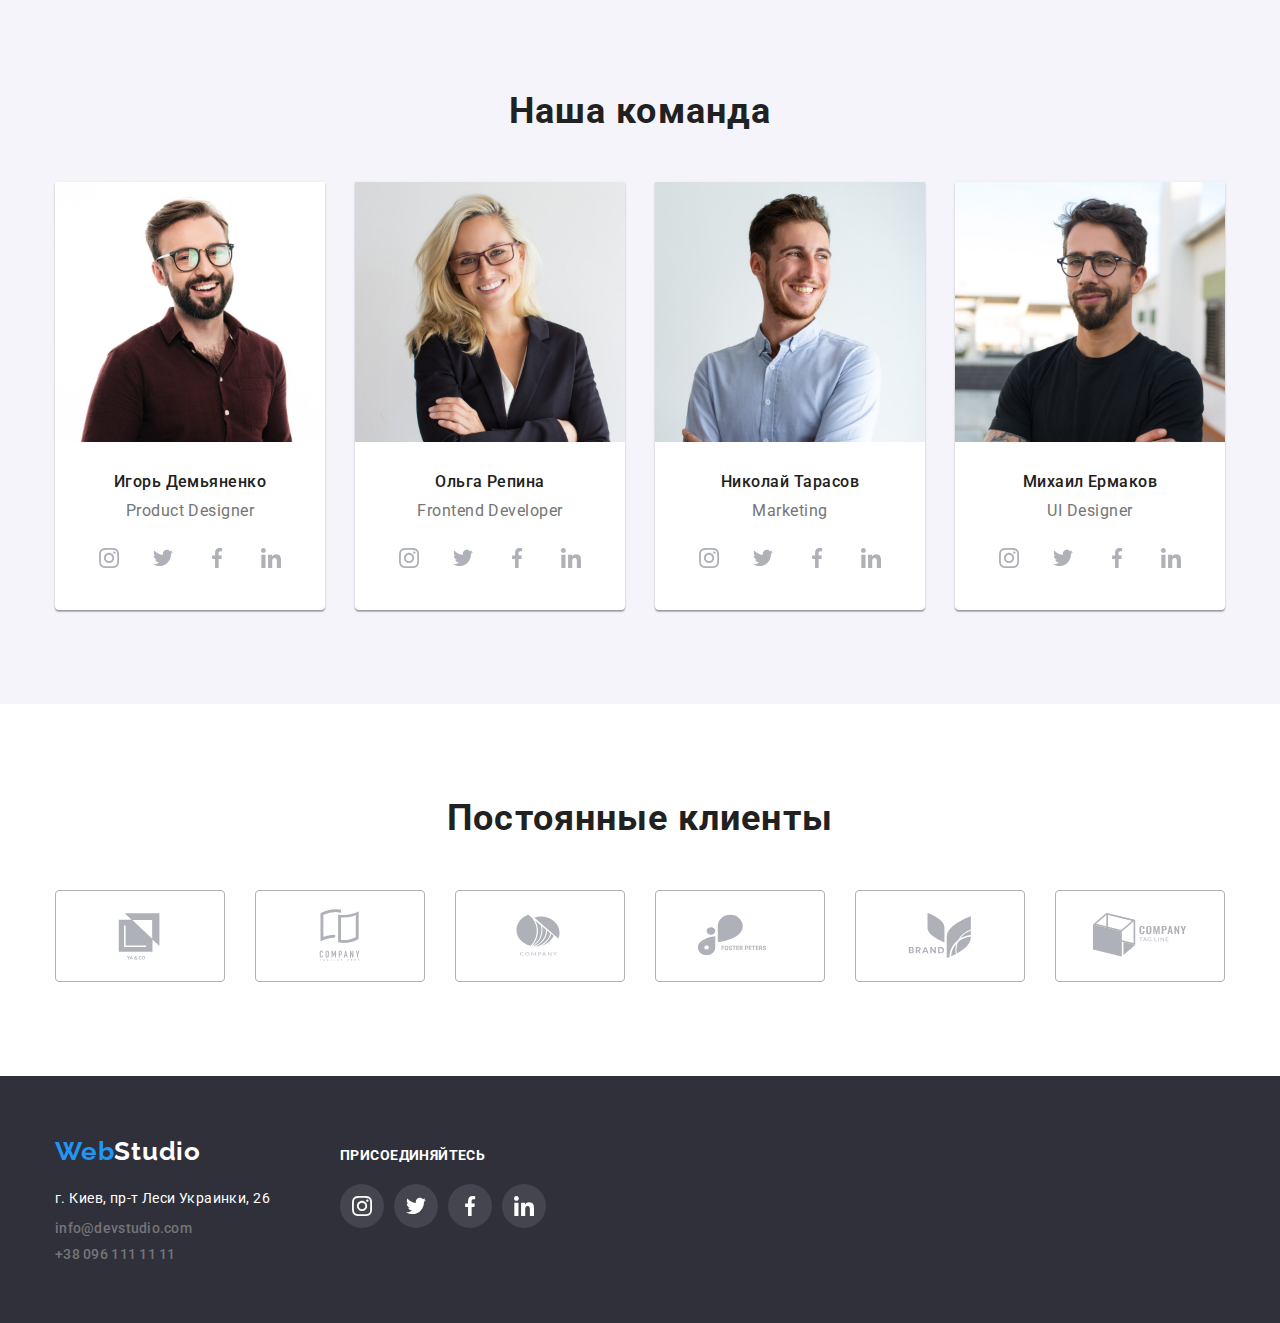
<file: 05/index.html>
<!DOCTYPE html>
<html lang="ru">
  <head>
    <meta charset="UTF-8" />
    <meta http-equiv="X-UA-Compatible" content="IE=edge" />
    <meta name="viewport" content="width=device-width, initial-scale=1.0" />
    <link rel="preconnect" href="https://fonts.googleapis.com" />
    <link rel="preconnect" href="https://fonts.gstatic.com" crossorigin />
    <link
      href="https://fonts.googleapis.com/css2?family=Raleway:wght@700&family=Roboto:wght@400;500;700;900&display=swap"
      rel="stylesheet"
    />
    <link
      rel="stylesheet"
      href="https://cdnjs.cloudflare.com/ajax/libs/modern-normalize/1.0.0/modern-normalize.min.css"
    />
    <link rel="stylesheet" href="./css/style.css" />
    <title>WebStudio</title>
  </head>
  <body>
    <!--header-->
    <header class="header">
      <!--navigation-->
      <div class="container header-conteiner">
        <a href="./index.html" class="logo link"> <span class="logo-accent">Web</span>Studio</a>
        <nav class="header-navigation">
          <ul class="header-list list">
            <li class="header-item">
              <a href="" class="header-link link current">Студия</a>
            </li>
            <li class="header-item">
              <a href="./portfolio.html" class="header-link link">Портфолио</a>
            </li>
            <li class="header-item">
              <a href="" class="header-link link">Контакты</a>
            </li>
          </ul>
        </nav>

        <ul class="header-list-right list">
          <li class="header-item-right">
            <a href="mailto:info@devstudio.com" class="mail link"
              ><svg class="mail-icon" width="16" height="12">
                <use href="./images/icons.svg#icon-envelope"></use>
              </svg>
              <span>info@devstudio.com</span></a
            >
          </li>
          <li class="header-item-right">
            <a href="tel:+380961111111" class="tel link">
              <svg class="tel-icon" width="10" height="16">
                <use href="./images/icons.svg#icon-smartphone"></use>
              </svg>
              <span>+38 096 111 11 11</span></a
            >
          </li>
        </ul>
      </div>
    </header>
    <!--main content-->
    <main>
      <section class="hero hero-container">
        <div class="container">
          <h1 class="hero-title">Эффективные решения для вашего бизнеса</h1>
          <button type="button" class="hero-btn" data-modal-open>Заказать услугу</button>
        </div>
      </section>
      <!--peculiarities-->
      <section class="peculiarities peculiarities-container">
        <div class="container">
          <h2 class="visually-hidden">Особености</h2>
          <ul class="peculiarities-list list">
            <li class="peculiarities-item">
              <div class="peculiarities-list-card-item">
                <svg class="peculiarities-list-card-icon" width="70" height="70">
                  <use href="./images/icons.svg#icon-antenna"></use>
                </svg>  
              </div>
              <h3 class="peculiarities-title">Внимание к деталям</h3>
              <p class="peculiarities-text">
                Идейные соображения, а также начало повседневной работы по формированию позиции.
              </p>
            </li>
            <li class="peculiarities-item">
              <div class="peculiarities-list-card-item">
                <svg class="peculiarities-list-card-icon" width="70" height="70">
                  <use href="./images/icons.svg#icon-clock"></use>
                </svg>  
              </div>
              <h3 class="peculiarities-title">Пунктуальность</h3>
              <p class="peculiarities-text">
                Задача организации, в особенности же рамки и место обучения кадров влечет за собой.
              </p>
            </li>
            <li class="peculiarities-item">
              <div class="peculiarities-list-card-item">
                  <svg class="peculiarities-list-card-icon" width="70" height="70">
                    <use href="./images/icons.svg#icon-diagram"></use>
                  </svg>
              </div>
              <h3 class="peculiarities-title">Планирование</h3>
              <p class="peculiarities-text">
                Равным образом консультация с широким активом в значительной степени обуславливает.
              </p>
            </li>
            <li class="peculiarities-item">
              <div class="peculiarities-list-card-item">
                  <svg class="peculiarities-list-card-icon" width="70" height="70">
                    <use href="./images/icons.svg#icon-astronaut"></use>
                  </svg>
              </div>
              <h3 class="peculiarities-title">Современные технологии</h3>
              <p class="peculiarities-text">
                Значимость этих проблем настолько очевидна, что реализация плановых заданий.
              </p>
            </li>
          </ul>
        </div>
      </section>
      <!--What are we doing-->
      <section class="doing doing-container">
        <div class="container">
          <h2 class="doing-title">Чем мы занимаемся</h2>
          <ul class="doing-list list">
            <li class="doing-item">
              <div class="doing-wrap">
              <img
                src="./images/box1.jpg"
                alt="разработчик разрабатывает приложение"
                width="370"
                height="294"
              />
              <p class="doing-text">Десктопные приложения</p> 
              </div>
            </li>
            <li class="doing-item">
              <div class="doing-wrap">
              <img
                src="./images/box2.jpg"
                alt="разработчик тестирует приложение"
                width="370"
                height="294"
              />
              <p class="doing-text">Мобильные приложения</p> 
              </div>
            </li>
            <li class="doing-item">
              <div class="doing-wrap">
              <img
                src="./images/box3.jpg"
                alt="разработчик подбирает цвет из палитры"
                width="370"
                height="294"
              />
              <p class="doing-text">Дизайнерские решения</p> 
              </div>
            </li>
          </ul>
        </div>
      </section>
      <!--Team-->
      <section class="team team-container">
        <div class="container">
          <h2 class="team-title">Наша команда</h2>
          <ul class="team-list list">
            <li class="team-item">
              <img
                src="./images/product-designer.jpg"
                alt="Игорь Демьяненко"
                width="270"
                height="260"
              />
              <div class="team-container-item">
                <h3 class="team-item-title">Игорь Демьяненко</h3>
                <p lang="en" class="team-sub-title">Product Designer</p>
                <ul class="team-social-list list">
                  <li class="team-social-item">
                    <a href="" class="team-social-link link"
                      ><svg class="team-social-icon" width="20" height="20">
                        <use href="./images/icons.svg#icon-instagram"></use>
                      </svg>
                    </a>
                  </li>
                  <li class="team-social-item">
                    <a href="" class="team-social-link link"
                      ><svg class="team-social-icon" width="20" height="20">
                        <use href="./images/icons.svg#icon-twitter"></use>
                      </svg>
                    </a>
                  </li>
                  <li class="team-social-item">
                    <a href="" class="team-social-link link"
                      ><svg class="team-social-icon" width="20" height="20">
                        <use href="./images/icons.svg#icon-facebook"></use>
                      </svg>
                    </a>
                  </li>
                  <li class="team-social-item">
                    <a href="" class="team-social-link link"
                      ><svg class="team-social-icon" width="20" height="20">
                        <use href="./images/icons.svg#icon-linkedin"></use>
                      </svg>
                    </a>
                  </li>
                </ul>
              </div>
            </li>
            <li class="team-item">
              <img
                src="./images/frontend-developer.jpg"
                alt="Ольга Репина"
                width="270"
                height="260"
              />
              <div class="team-container-item">
                <h3 class="team-item-title">Ольга Репина</h3>
                <p lang="en" class="team-sub-title">Frontend Developer</p>
                <ul class="team-social-list list">
                  <li class="team-social-item">
                    <a href="" class="team-social-link link"
                      ><svg class="team-social-icon" width="20" height="20">
                        <use href="./images/icons.svg#icon-instagram"></use>
                      </svg>
                    </a>
                  </li>
                  <li class="team-social-item">
                    <a href="" class="team-social-link link"
                      ><svg class="team-social-icon" width="20" height="20">
                        <use href="./images/icons.svg#icon-twitter"></use>
                      </svg>
                    </a>
                  </li>
                  <li class="team-social-item">
                    <a href="" class="team-social-link link"
                      ><svg class="team-social-icon" width="20" height="20">
                        <use href="./images/icons.svg#icon-facebook"></use>
                      </svg>
                    </a>
                  </li>
                  <li class="team-social-item">
                    <a href="" class="team-social-link link"
                      ><svg class="team-social-icon" width="20" height="20">
                        <use href="./images/icons.svg#icon-linkedin"></use>
                      </svg>
                    </a>
                  </li>
                </ul>
              </div>
            </li>
            <li class="team-item">
              <img src="./images/marketing.jpg" alt="Николай Тарасов" width="270" height="260" />
              <div class="team-container-item">
                <h3 class="team-item-title">Николай Тарасов</h3>
                <p lang="en" class="team-sub-title">Marketing</p>
                <ul class="team-social-list list">
                  <li class="team-social-item">
                    <a href="" class="team-social-link link"
                      ><svg class="team-social-icon" width="20" height="20">
                        <use href="./images/icons.svg#icon-instagram"></use>
                      </svg>
                    </a>
                  </li>
                  <li class="team-social-item">
                    <a href="" class="team-social-link link"
                      ><svg class="team-social-icon" width="20" height="20">
                        <use href="./images/icons.svg#icon-twitter"></use>
                      </svg>
                    </a>
                  </li>
                  <li class="team-social-item">
                    <a href="" class="team-social-link link"
                      ><svg class="team-social-icon" width="20" height="20">
                        <use href="./images/icons.svg#icon-facebook"></use>
                      </svg>
                    </a>
                  </li>
                  <li class="team-social-item">
                    <a href="" class="team-social-link link"
                      ><svg class="team-social-icon" width="20" height="20">
                        <use href="./images/icons.svg#icon-linkedin"></use>
                      </svg>
                    </a>
                  </li>
                </ul>
              </div>
            </li>
            <li class="team-item">
              <img src="./images/ui-designer.jpg" alt="Михаил Ермаков" width="270" height="260" />
              <div class="team-container-item">
                <h3 class="team-item-title">Михаил Ермаков</h3>
                <p lang="en" class="team-sub-title">UI Designer</p>
                <ul class="team-social-list list">
                  <li class="team-social-item">
                    <a href="" class="team-social-link link"
                      ><svg class="team-social-icon" width="20" height="20">
                        <use href="./images/icons.svg#icon-instagram"></use>
                      </svg>
                    </a>
                  </li>
                  <li class="team-social-item">
                    <a href="" class="team-social-link link"
                      ><svg class="team-social-icon" width="20" height="20">
                        <use href="./images/icons.svg#icon-twitter"></use>
                      </svg>
                    </a>
                  </li>
                  <li class="team-social-item">
                    <a href="" class="team-social-link link"
                      ><svg class="team-social-icon" width="20" height="20">
                        <use href="./images/icons.svg#icon-facebook"></use>
                      </svg>
                    </a>
                  </li>
                  <li class="team-social-item">
                    <a href="" class="team-social-link link"
                      ><svg class="team-social-icon" width="20" height="20">
                        <use href="./images/icons.svg#icon-linkedin"></use>
                      </svg>
                    </a>
                  </li>
                </ul>
              </div>
            </li>
          </ul>
        </div>
      </section>
      <section class="clients clients-container">
        <div class="container">
          <h2 class="clients-title">Постоянные клиенты</h2>
          <ul class="clients-list list">
            <li class="clients-list-item">
              <a href="" class="clients-list-link link">
                <svg class="clients-list-icon" width="106" height="60">
                  <use href="./images/icons.svg#icon-yaco"></use>
                </svg>
              </a>
            </li>
            <li class="clients-list-item">
              <a href="" class="clients-list-link link">
                <svg class="clients-list-icon" width="106" height="60">
                  <use href="./images/icons.svg#icon-tag-line-here"></use>
                </svg>
              </a>
            </li>
            <li class="clients-list-item">
              <a href="" class="clients-list-link link">
                <svg class="clients-list-icon" width="106" height="60">
                  <use href="./images/icons.svg#icon-company"></use>
                </svg>
              </a>
            </li>
            <li class="clients-list-item">
              <a href="" class="clients-list-link link">
                <svg class="clients-list-icon" width="106" height="60">
                  <use href="./images/icons.svg#icon-foster-petters"></use>
                </svg>
              </a>
            </li>
            <li class="clients-list-item">
              <a href="" class="clients-list-link link">
                <svg class="clients-list-icon" width="106" height="60">
                  <use href="./images/icons.svg#icon-brand"></use>
                </svg>
              </a>
            </li>
            <li class="clients-list-item">
              <a href="" class="clients-list-link link">
                <svg class="clients-list-icon" width="106" height="60">
                  <use href="./images/icons.svg#icon-tag-line"></use>
                </svg>
              </a>
            </li>
          </ul>
        </div>
      </section>
    </main>
    <!--footer-->
    <footer class="footer footer-container">
      <div class="container footer-container-position">
        <div class="footer-main">
          <div class="footer-logo-container">
            <a href="" class="footer-logo link"><span class="logo-accent">Web</span>Studio</a>
          </div>
          <address class="footer-address">
            <p class="footer-text">г. Киев, пр-т Леси Украинки, 26</p>
            <ul class="footer-list list">
              <li class="footer-item">
                <a href="mailto:info@devstudio.com" class="footer-mail link">info@devstudio.com</a>
              </li>
              <li class="footer-item">
                <a href="tel:+380961111111" class="footer-tel link">+38 096 111 11 11</a>
              </li>
            </ul>
          </address>
        </div>
        <div class="footer-social">
          <p class="footer-social-title">присоединяйтесь</p>
          <ul class="footer-social-list list">
            <li class="footer-social-item">
              <a href="" class="footer-social-link link">
                <svg class="footer-social-icon" width="20" height="20">
                  <use href="./images/icons.svg#icon-instagram"></use>
                </svg>
              </a>
            </li>
            <li class="footer-social-item">
              <a href="" class="footer-social-link link"
                ><svg class="footer-social-icon" width="20" height="20">
                  <use href="./images/icons.svg#icon-twitter"></use>
                </svg>
              </a>
            </li>
            <li class="footer-social-item">
              <a href="" class="footer-social-link link"
                ><svg class="footer-social-icon" width="20" height="20">
                  <use href="./images/icons.svg#icon-facebook"></use>
                </svg>
              </a>
            </li>
            <li class="footer-social-item">
              <a href="" class="footer-social-link link"
                ><svg class="footer-social-icon" width="20" height="20">
                  <use href="./images/icons.svg#icon-linkedin"></use>
                </svg>
              </a>
            </li>
          </ul>
        </div>
      </div>
    </footer>
    <div class="backdrop is-hidden" data-modal>
      <div class="modal">
          <button type="button" class="modal-close" data-modal-close>
              <svg class="close-icon" width="18" height="18">
                  <use href="./images/icons.svg#icon-close"></use>
              </svg>
          </button>
      </div>
  </div>
  <script src="./js/modal.js"></script>
</body>
</html>
</file>
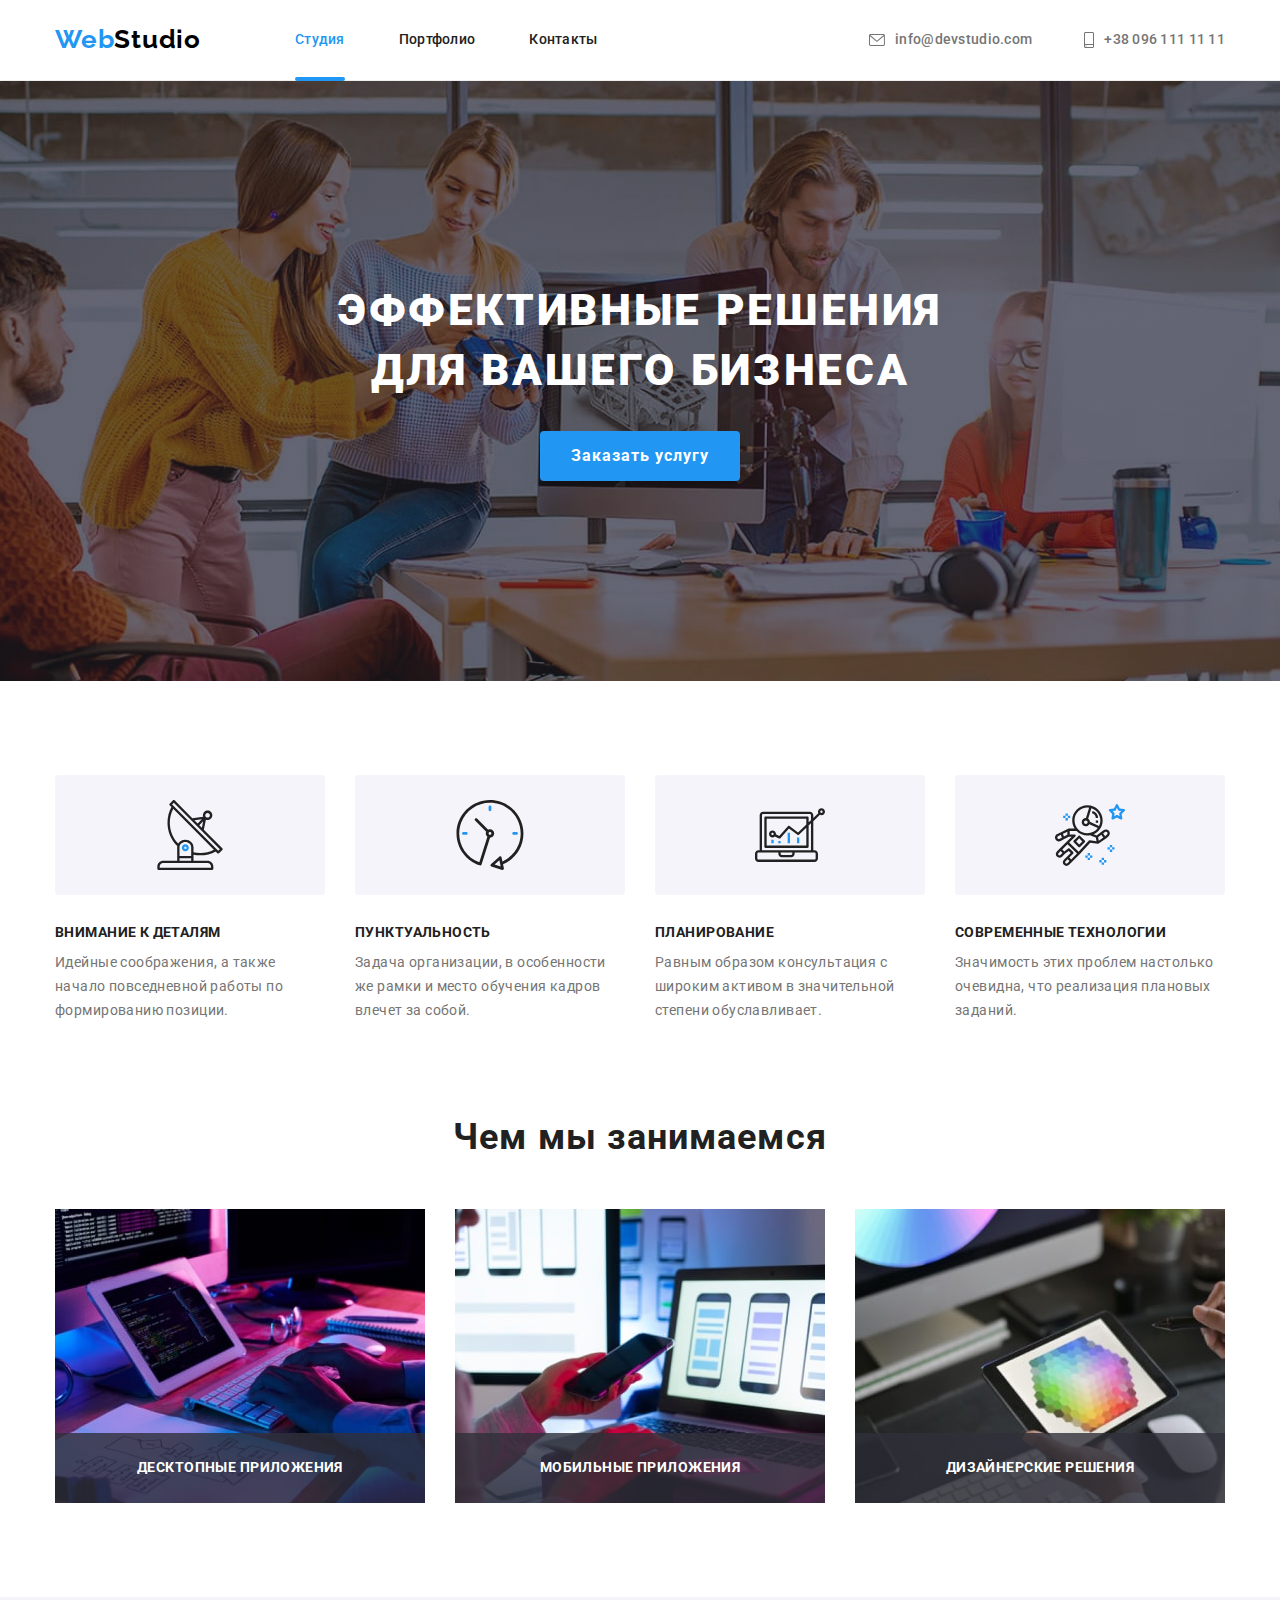
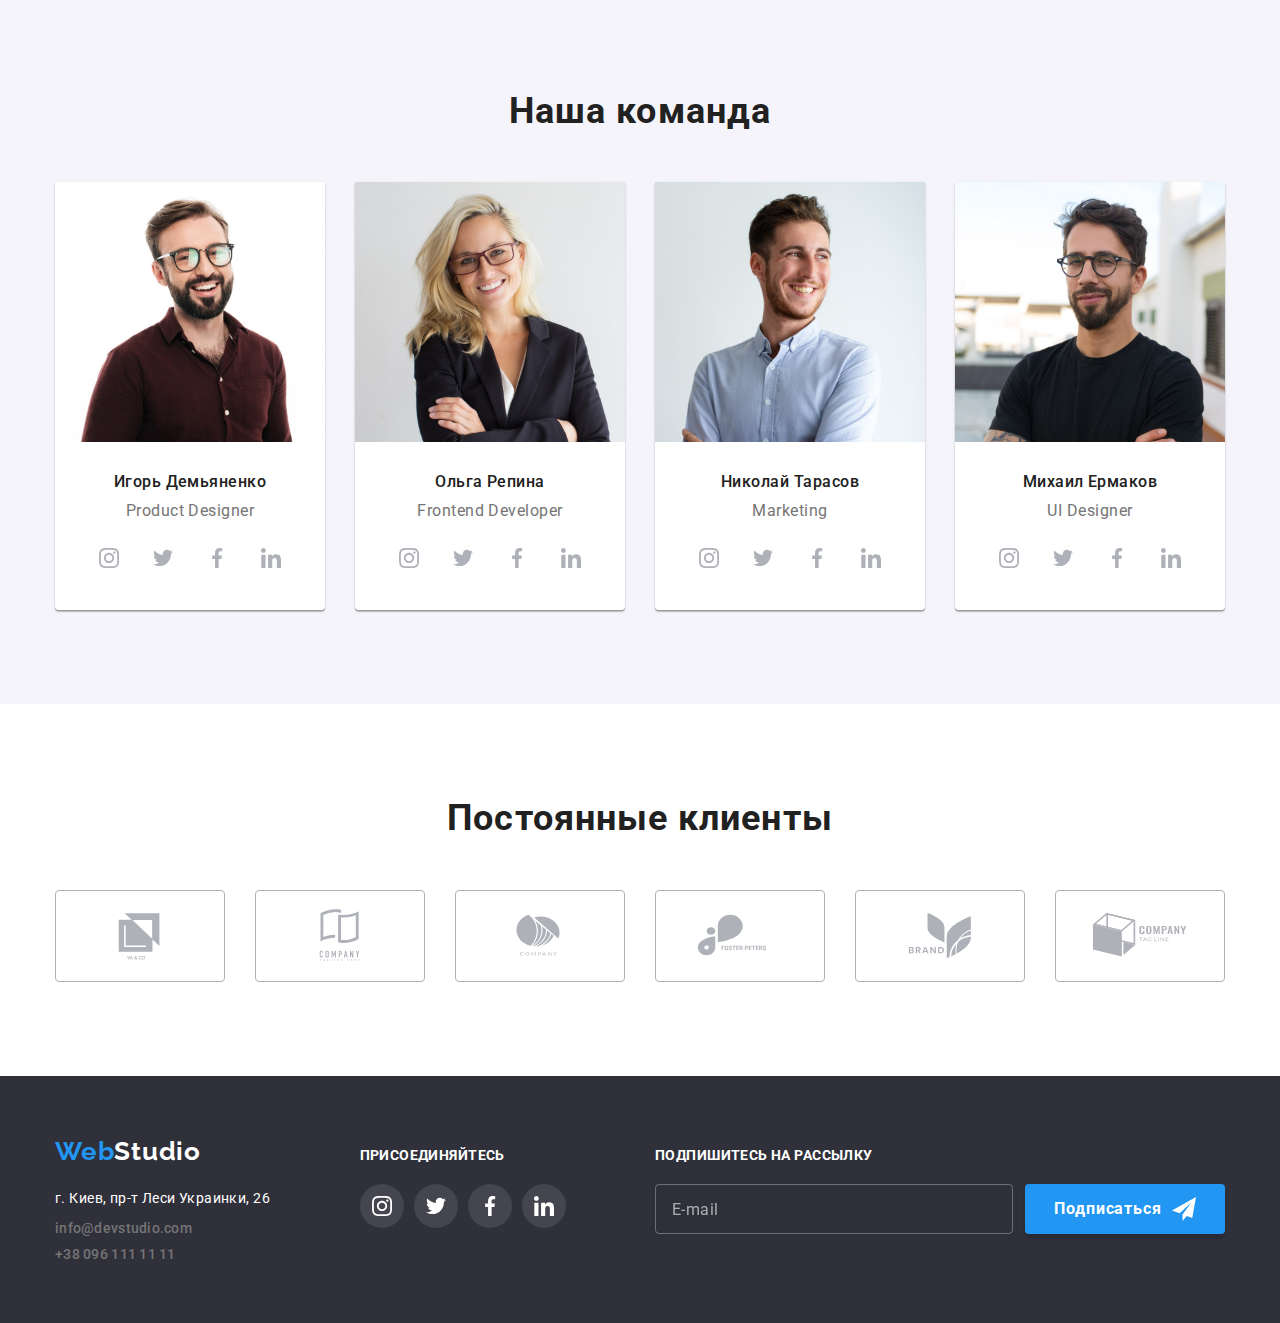
<file: 06/index.html>
<!DOCTYPE html>
<html lang="ru">

<head>
  <meta charset="UTF-8" />
  <meta http-equiv="X-UA-Compatible" content="IE=edge" />
  <meta name="viewport" content="width=device-width, initial-scale=1.0" />
  <link rel="preconnect" href="https://fonts.googleapis.com" />
  <link rel="preconnect" href="https://fonts.gstatic.com" crossorigin />
  <link href="https://fonts.googleapis.com/css2?family=Raleway:wght@700&family=Roboto:wght@400;500;700;900&display=swap"
    rel="stylesheet" />
  <link rel="stylesheet"
    href="https://cdnjs.cloudflare.com/ajax/libs/modern-normalize/1.0.0/modern-normalize.min.css" />
  <link rel="stylesheet" href="./css/style.css" />
  <title>WebStudio</title>
</head>

<body>
  <!--header-->
  <header class="header">
    <!--navigation-->
    <div class="container header-conteiner">
      <a href="./index.html" class="logo link"> <span class="logo-accent">Web</span>Studio</a>
      <nav class="header-navigation">
        <ul class="header-list list">
          <li class="header-item">
            <a href="" class="header-link link current">Студия</a>
          </li>
          <li class="header-item">
            <a href="./portfolio.html" class="header-link link">Портфолио</a>
          </li>
          <li class="header-item">
            <a href="" class="header-link link">Контакты</a>
          </li>
        </ul>
      </nav>

      <ul class="header-list-right list">
        <li class="header-item-right">
          <a href="mailto:info@devstudio.com" class="mail link"><svg class="mail-icon" width="16" height="12">
              <use href="./images/icons.svg#icon-envelope"></use>
            </svg>
            <span>info@devstudio.com</span></a>
        </li>
        <li class="header-item-right">
          <a href="tel:+380961111111" class="tel link">
            <svg class="tel-icon" width="10" height="16">
              <use href="./images/icons.svg#icon-smartphone"></use>
            </svg>
            <span>+38 096 111 11 11</span></a>
        </li>
      </ul>
    </div>
  </header>
  <!--main content-->
  <main>
    <section class="hero hero-container">
      <div class="container">
        <h1 class="hero-title">Эффективные решения для вашего бизнеса</h1>
        <button type="button" class="hero-btn" data-modal-open>Заказать услугу</button>
      </div>
    </section>
    <!--peculiarities-->
    <section class="peculiarities peculiarities-container">
      <div class="container">
        <h2 class="visually-hidden">Особености</h2>
        <ul class="peculiarities-list list">
          <li class="peculiarities-item">
            <div class="peculiarities-list-card-item">
              <svg class="peculiarities-list-card-icon" width="70" height="70">
                <use href="./images/icons.svg#icon-antenna"></use>
              </svg>
            </div>
            <h3 class="peculiarities-title">Внимание к деталям</h3>
            <p class="peculiarities-text">
              Идейные соображения, а также начало повседневной работы по формированию позиции.
            </p>
          </li>
          <li class="peculiarities-item">
            <div class="peculiarities-list-card-item">
              <svg class="peculiarities-list-card-icon" width="70" height="70">
                <use href="./images/icons.svg#icon-clock"></use>
              </svg>
            </div>
            <h3 class="peculiarities-title">Пунктуальность</h3>
            <p class="peculiarities-text">
              Задача организации, в особенности же рамки и место обучения кадров влечет за собой.
            </p>
          </li>
          <li class="peculiarities-item">
            <div class="peculiarities-list-card-item">
              <svg class="peculiarities-list-card-icon" width="70" height="70">
                <use href="./images/icons.svg#icon-diagram"></use>
              </svg>
            </div>
            <h3 class="peculiarities-title">Планирование</h3>
            <p class="peculiarities-text">
              Равным образом консультация с широким активом в значительной степени обуславливает.
            </p>
          </li>
          <li class="peculiarities-item">
            <div class="peculiarities-list-card-item">
              <svg class="peculiarities-list-card-icon" width="70" height="70">
                <use href="./images/icons.svg#icon-astronaut"></use>
              </svg>
            </div>
            <h3 class="peculiarities-title">Современные технологии</h3>
            <p class="peculiarities-text">
              Значимость этих проблем настолько очевидна, что реализация плановых заданий.
            </p>
          </li>
        </ul>
      </div>
    </section>
    <!--What are we doing-->
    <section class="doing doing-container">
      <div class="container">
        <h2 class="doing-title">Чем мы занимаемся</h2>
        <ul class="doing-list list">
          <li class="doing-item">
            <div class="doing-wrap">
              <img src="./images/box1.jpg" alt="разработчик разрабатывает приложение" width="370" height="294" />
              <p class="doing-text">Десктопные приложения</p>
            </div>
          </li>
          <li class="doing-item">
            <div class="doing-wrap">
              <img src="./images/box2.jpg" alt="разработчик тестирует приложение" width="370" height="294" />
              <p class="doing-text">Мобильные приложения</p>
            </div>
          </li>
          <li class="doing-item">
            <div class="doing-wrap">
              <img src="./images/box3.jpg" alt="разработчик подбирает цвет из палитры" width="370" height="294" />
              <p class="doing-text">Дизайнерские решения</p>
            </div>
          </li>
        </ul>
      </div>
    </section>
    <!--Team-->
    <section class="team team-container">
      <div class="container">
        <h2 class="team-title">Наша команда</h2>
        <ul class="team-list list">
          <li class="team-item">
            <img src="./images/product-designer.jpg" alt="Игорь Демьяненко" width="270" height="260" />
            <div class="team-container-item">
              <h3 class="team-item-title">Игорь Демьяненко</h3>
              <p lang="en" class="team-sub-title">Product Designer</p>
              <ul class="team-social-list list">
                <li class="team-social-item">
                  <a href="" class="team-social-link link"><svg class="team-social-icon" width="20" height="20">
                      <use href="./images/icons.svg#icon-instagram"></use>
                    </svg>
                  </a>
                </li>
                <li class="team-social-item">
                  <a href="" class="team-social-link link"><svg class="team-social-icon" width="20" height="20">
                      <use href="./images/icons.svg#icon-twitter"></use>
                    </svg>
                  </a>
                </li>
                <li class="team-social-item">
                  <a href="" class="team-social-link link"><svg class="team-social-icon" width="20" height="20">
                      <use href="./images/icons.svg#icon-facebook"></use>
                    </svg>
                  </a>
                </li>
                <li class="team-social-item">
                  <a href="" class="team-social-link link"><svg class="team-social-icon" width="20" height="20">
                      <use href="./images/icons.svg#icon-linkedin"></use>
                    </svg>
                  </a>
                </li>
              </ul>
            </div>
          </li>
          <li class="team-item">
            <img src="./images/frontend-developer.jpg" alt="Ольга Репина" width="270" height="260" />
            <div class="team-container-item">
              <h3 class="team-item-title">Ольга Репина</h3>
              <p lang="en" class="team-sub-title">Frontend Developer</p>
              <ul class="team-social-list list">
                <li class="team-social-item">
                  <a href="" class="team-social-link link"><svg class="team-social-icon" width="20" height="20">
                      <use href="./images/icons.svg#icon-instagram"></use>
                    </svg>
                  </a>
                </li>
                <li class="team-social-item">
                  <a href="" class="team-social-link link"><svg class="team-social-icon" width="20" height="20">
                      <use href="./images/icons.svg#icon-twitter"></use>
                    </svg>
                  </a>
                </li>
                <li class="team-social-item">
                  <a href="" class="team-social-link link"><svg class="team-social-icon" width="20" height="20">
                      <use href="./images/icons.svg#icon-facebook"></use>
                    </svg>
                  </a>
                </li>
                <li class="team-social-item">
                  <a href="" class="team-social-link link"><svg class="team-social-icon" width="20" height="20">
                      <use href="./images/icons.svg#icon-linkedin"></use>
                    </svg>
                  </a>
                </li>
              </ul>
            </div>
          </li>
          <li class="team-item">
            <img src="./images/marketing.jpg" alt="Николай Тарасов" width="270" height="260" />
            <div class="team-container-item">
              <h3 class="team-item-title">Николай Тарасов</h3>
              <p lang="en" class="team-sub-title">Marketing</p>
              <ul class="team-social-list list">
                <li class="team-social-item">
                  <a href="" class="team-social-link link"><svg class="team-social-icon" width="20" height="20">
                      <use href="./images/icons.svg#icon-instagram"></use>
                    </svg>
                  </a>
                </li>
                <li class="team-social-item">
                  <a href="" class="team-social-link link"><svg class="team-social-icon" width="20" height="20">
                      <use href="./images/icons.svg#icon-twitter"></use>
                    </svg>
                  </a>
                </li>
                <li class="team-social-item">
                  <a href="" class="team-social-link link"><svg class="team-social-icon" width="20" height="20">
                      <use href="./images/icons.svg#icon-facebook"></use>
                    </svg>
                  </a>
                </li>
                <li class="team-social-item">
                  <a href="" class="team-social-link link"><svg class="team-social-icon" width="20" height="20">
                      <use href="./images/icons.svg#icon-linkedin"></use>
                    </svg>
                  </a>
                </li>
              </ul>
            </div>
          </li>
          <li class="team-item">
            <img src="./images/ui-designer.jpg" alt="Михаил Ермаков" width="270" height="260" />
            <div class="team-container-item">
              <h3 class="team-item-title">Михаил Ермаков</h3>
              <p lang="en" class="team-sub-title">UI Designer</p>
              <ul class="team-social-list list">
                <li class="team-social-item">
                  <a href="" class="team-social-link link"><svg class="team-social-icon" width="20" height="20">
                      <use href="./images/icons.svg#icon-instagram"></use>
                    </svg>
                  </a>
                </li>
                <li class="team-social-item">
                  <a href="" class="team-social-link link"><svg class="team-social-icon" width="20" height="20">
                      <use href="./images/icons.svg#icon-twitter"></use>
                    </svg>
                  </a>
                </li>
                <li class="team-social-item">
                  <a href="" class="team-social-link link"><svg class="team-social-icon" width="20" height="20">
                      <use href="./images/icons.svg#icon-facebook"></use>
                    </svg>
                  </a>
                </li>
                <li class="team-social-item">
                  <a href="" class="team-social-link link"><svg class="team-social-icon" width="20" height="20">
                      <use href="./images/icons.svg#icon-linkedin"></use>
                    </svg>
                  </a>
                </li>
              </ul>
            </div>
          </li>
        </ul>
      </div>
    </section>
    <section class="clients clients-container">
      <div class="container">
        <h2 class="clients-title">Постоянные клиенты</h2>
        <ul class="clients-list list">
          <li class="clients-list-item">
            <a href="" class="clients-list-link link">
              <svg class="clients-list-icon" width="106" height="60">
                <use href="./images/icons.svg#icon-yaco"></use>
              </svg>
            </a>
          </li>
          <li class="clients-list-item">
            <a href="" class="clients-list-link link">
              <svg class="clients-list-icon" width="106" height="60">
                <use href="./images/icons.svg#icon-tag-line-here"></use>
              </svg>
            </a>
          </li>
          <li class="clients-list-item">
            <a href="" class="clients-list-link link">
              <svg class="clients-list-icon" width="106" height="60">
                <use href="./images/icons.svg#icon-company"></use>
              </svg>
            </a>
          </li>
          <li class="clients-list-item">
            <a href="" class="clients-list-link link">
              <svg class="clients-list-icon" width="106" height="60">
                <use href="./images/icons.svg#icon-foster-petters"></use>
              </svg>
            </a>
          </li>
          <li class="clients-list-item">
            <a href="" class="clients-list-link link">
              <svg class="clients-list-icon" width="106" height="60">
                <use href="./images/icons.svg#icon-brand"></use>
              </svg>
            </a>
          </li>
          <li class="clients-list-item">
            <a href="" class="clients-list-link link">
              <svg class="clients-list-icon" width="106" height="60">
                <use href="./images/icons.svg#icon-tag-line"></use>
              </svg>
            </a>
          </li>
        </ul>
      </div>
    </section>
  </main>
  <!--footer-->
  <footer class="footer footer-container">
    <div class="container footer-container-position">
      <div class="footer-main">
        <div class="footer-logo-container">
          <a href="" class="footer-logo link"><span class="logo-accent">Web</span>Studio</a>
        </div>
        <address class="footer-address">
          <p class="footer-text">г. Киев, пр-т Леси Украинки, 26</p>
          <ul class="footer-list list">
            <li class="footer-item">
              <a href="mailto:info@devstudio.com" class="footer-mail link">info@devstudio.com</a>
            </li>
            <li class="footer-item">
              <a href="tel:+380961111111" class="footer-tel link">+38 096 111 11 11</a>
            </li>
          </ul>
        </address>
      </div>
      <div class="footer-social">
        <p class="footer-social-title">присоединяйтесь</p>
        <ul class="footer-social-list list">
          <li class="footer-social-item">
            <a href="" class="footer-social-link link">
              <svg class="footer-social-icon" width="20" height="20">
                <use href="./images/icons.svg#icon-instagram"></use>
              </svg>
            </a>
          </li>
          <li class="footer-social-item">
            <a href="" class="footer-social-link link"><svg class="footer-social-icon" width="20" height="20">
                <use href="./images/icons.svg#icon-twitter"></use>
              </svg>
            </a>
          </li>
          <li class="footer-social-item">
            <a href="" class="footer-social-link link"><svg class="footer-social-icon" width="20" height="20">
                <use href="./images/icons.svg#icon-facebook"></use>
              </svg>
            </a>
          </li>
          <li class="footer-social-item">
            <a href="" class="footer-social-link link"><svg class="footer-social-icon" width="20" height="20">
                <use href="./images/icons.svg#icon-linkedin"></use>
              </svg>
            </a>
          </li>
        </ul>
      </div>
      <div class="footer-submit">
        <p class="footer-submit-title">
          Подпишитесь на рассылку
        </p>
        <form action="#" class="footer-submit-form footer-submit-wrap">
          <!--<label for="submit-user-email" class="footer-submit-input-text visually-hidden">
              Почта
            </label>
            -->
            <input type="email" name="submit-user-email" class="footer-submit-input" id="submit-user-email"
              placeholder="E-mail">
            <button type="submit" class="footer-submit-btn">
              Подписаться <svg class="footer-submit-icon" width="24" height="24">
                <use href="./images/icons.svg#icon-send"></use>
              </svg>
            </button>
        </form>
      </div>
    </div>
  </footer>
  <div class="backdrop is-hidden" data-modal>
    <div class="modal">
        <button type="button" class="modal-close" data-modal-close>
          <svg class="close-icon" width="18" height="18">
            <use href="./images/icons.svg#icon-close"></use>
          </svg>
        </button>
      <p class="modal-title">Оставьте свои данные, мы вам перезвоним</p>
      <form action="#" class="modal-form">
        <div class="modal-form-field">
          <label for="user-name" class="modal-input-text">
            Имя
          </label>
          <div class="modal-input-wrap">
            <input type="text" minlength="2" name="user-name" class="modal-input" id="user-name">
            <svg class="input-icon" width="18" height="18">
              <use href="./images/icons.svg#icon-person-modal"></use>
            </svg>
          </div>
        </div>
        <div class="modal-form-field">
          <label for="user-tel" class="modal-input-text">
            Телефон
          </label>
          <div class="modal-input-wrap">
            <input type="tel" name="user-tel" id="user-tel" class="modal-input">
            <svg class="input-icon" width="18" height="18">
              <use href="./images/icons.svg#icon-phone-modal"></use>
            </svg>
          </div>
        </div>
        <div class="modal-form-field">
          <label for="user-email" class="modal-input-text">
            Почта
          </label>
          <div class="modal-input-wrap">
            <input type="email" name="user-email" class="modal-input" id="user-email">
            <svg class="input-icon" width="18" height="18">
              <use href="./images/icons.svg#icon-email-modal"></use>
            </svg>
          </div>
        </div>
        <div class="modal-form-field">
          <label for="user-text" class="modal-input-text">Введите коммент</label>
          <textarea name="user-text" id="user-text" class="modal-text" placeholder="Введите текст"></textarea>
        </div>
        <div class="modal-form-field">
          <input type="checkbox" name="policy" id="modal-check" class="modal-check visually-hidden" />
          <label for="modal-check" class="modal-check-text">
            <span class="modal-field-icon">
              <svg class="icon-check" width="16" height="15">
                <use href="./images/icons.svg#icon-check-modal">
                </use>
              </svg>
            </span>
            Соглашаюсь с рассылкой и принимаю &nbsp;<a href="#" class="modal-chek-link link">Условия договора</a>
          </label>
        </div>
        <button type="submit" class="modal-btn">
          Отправить
        </button>
      </form>
    </div>
  </div>
  <script src="./js/modal.js"></script>
</body>

</html>
</file>
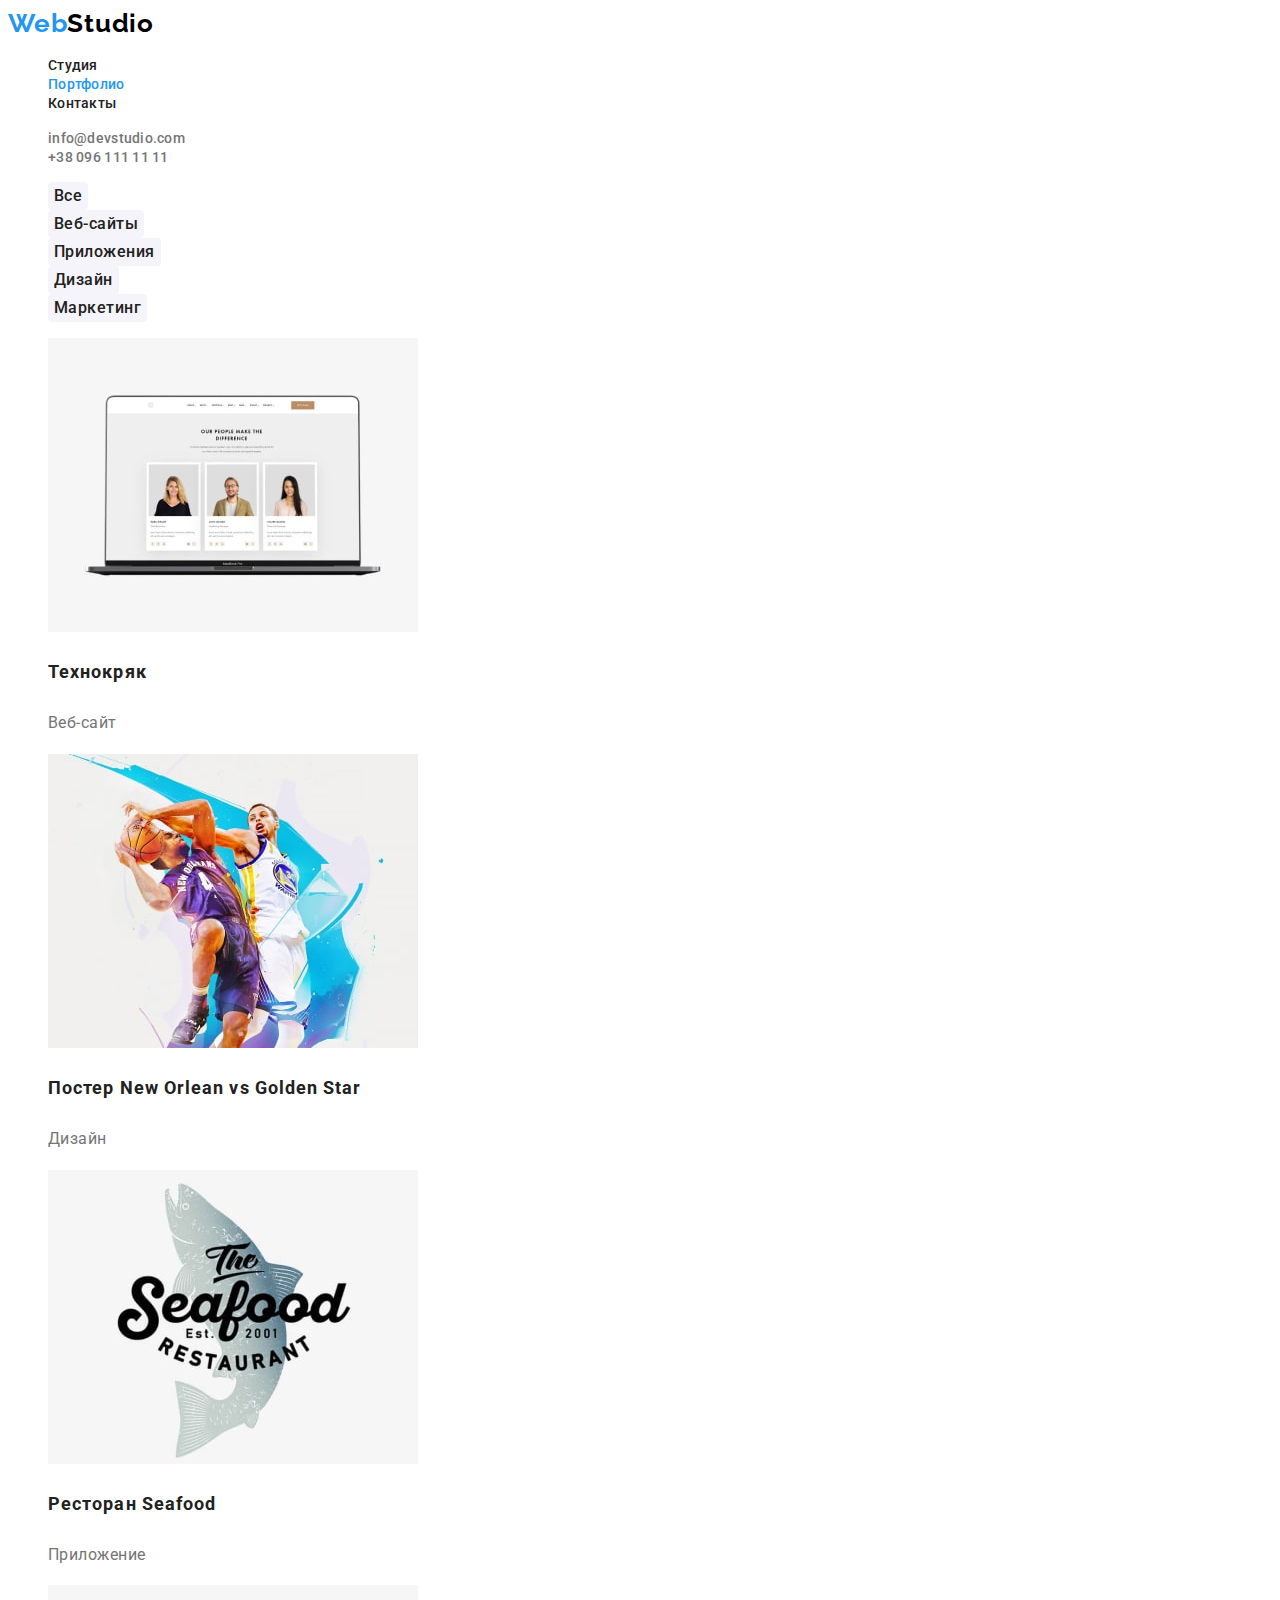
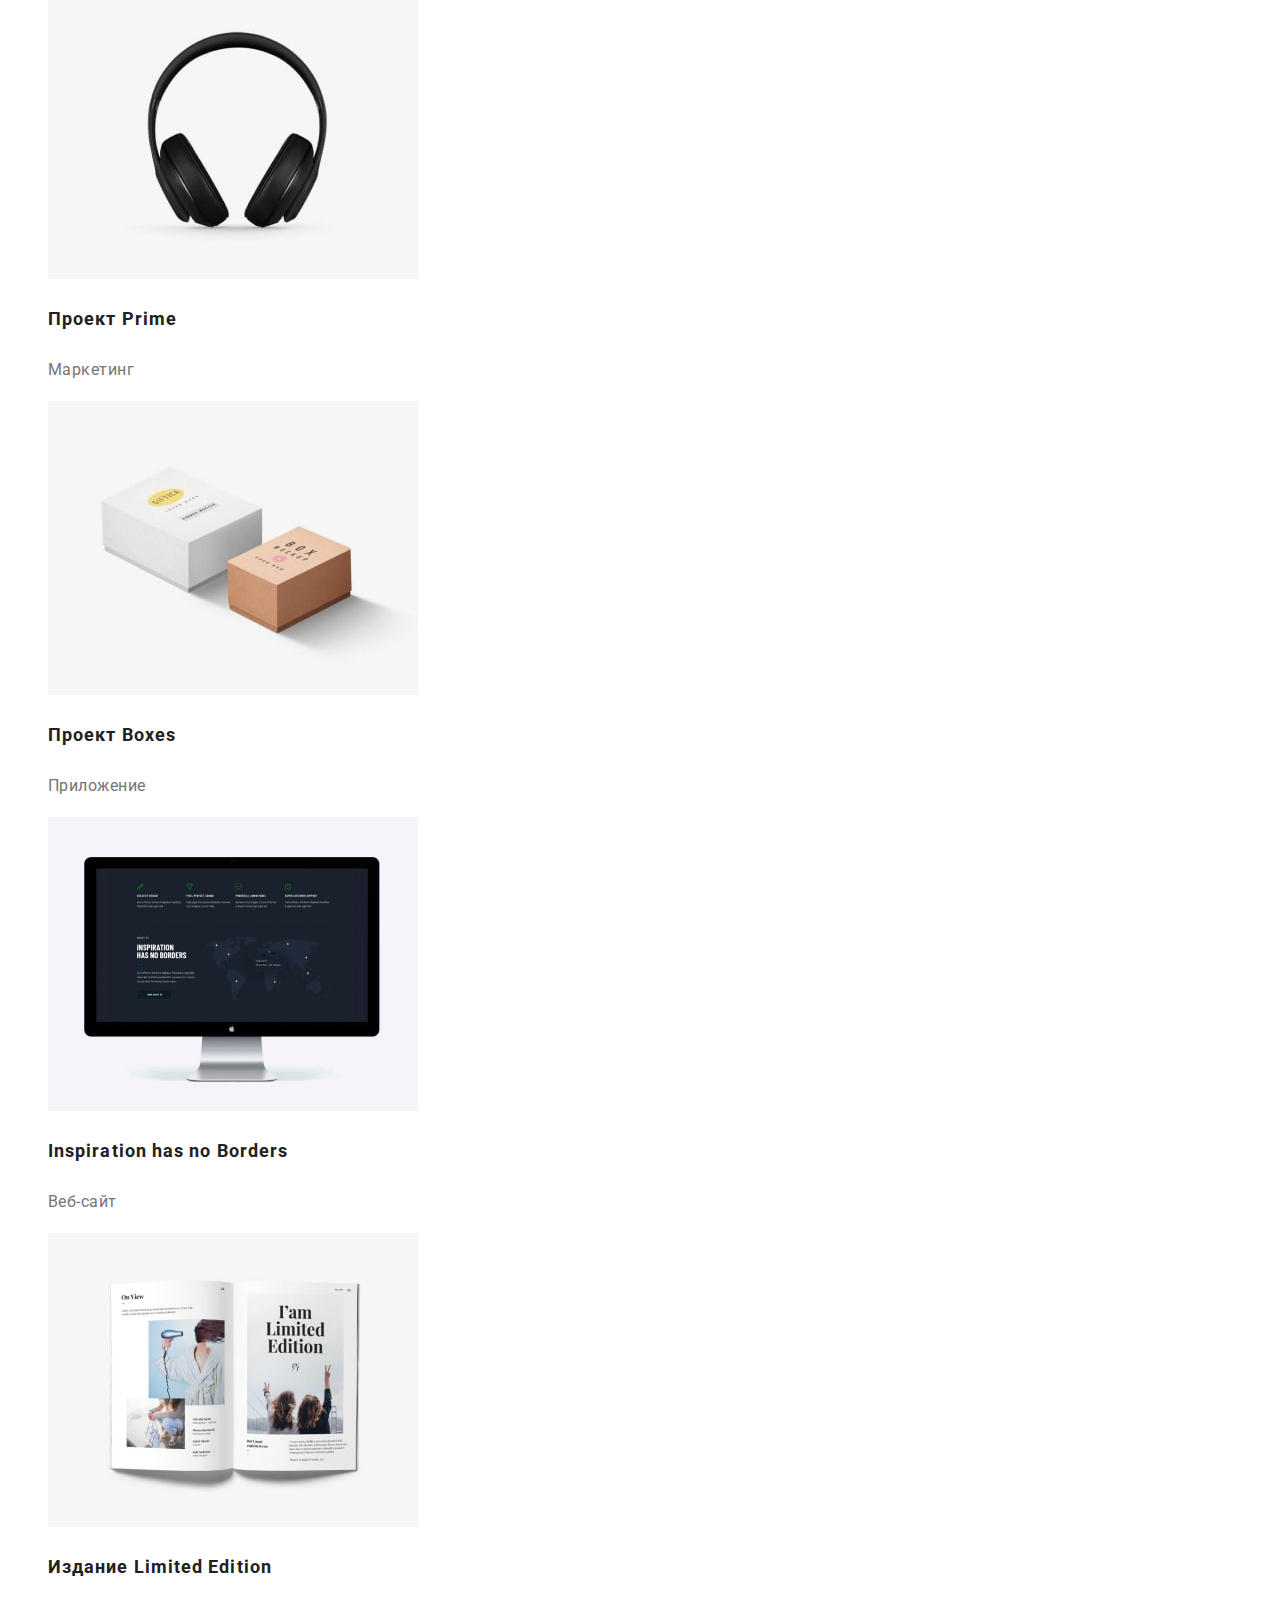
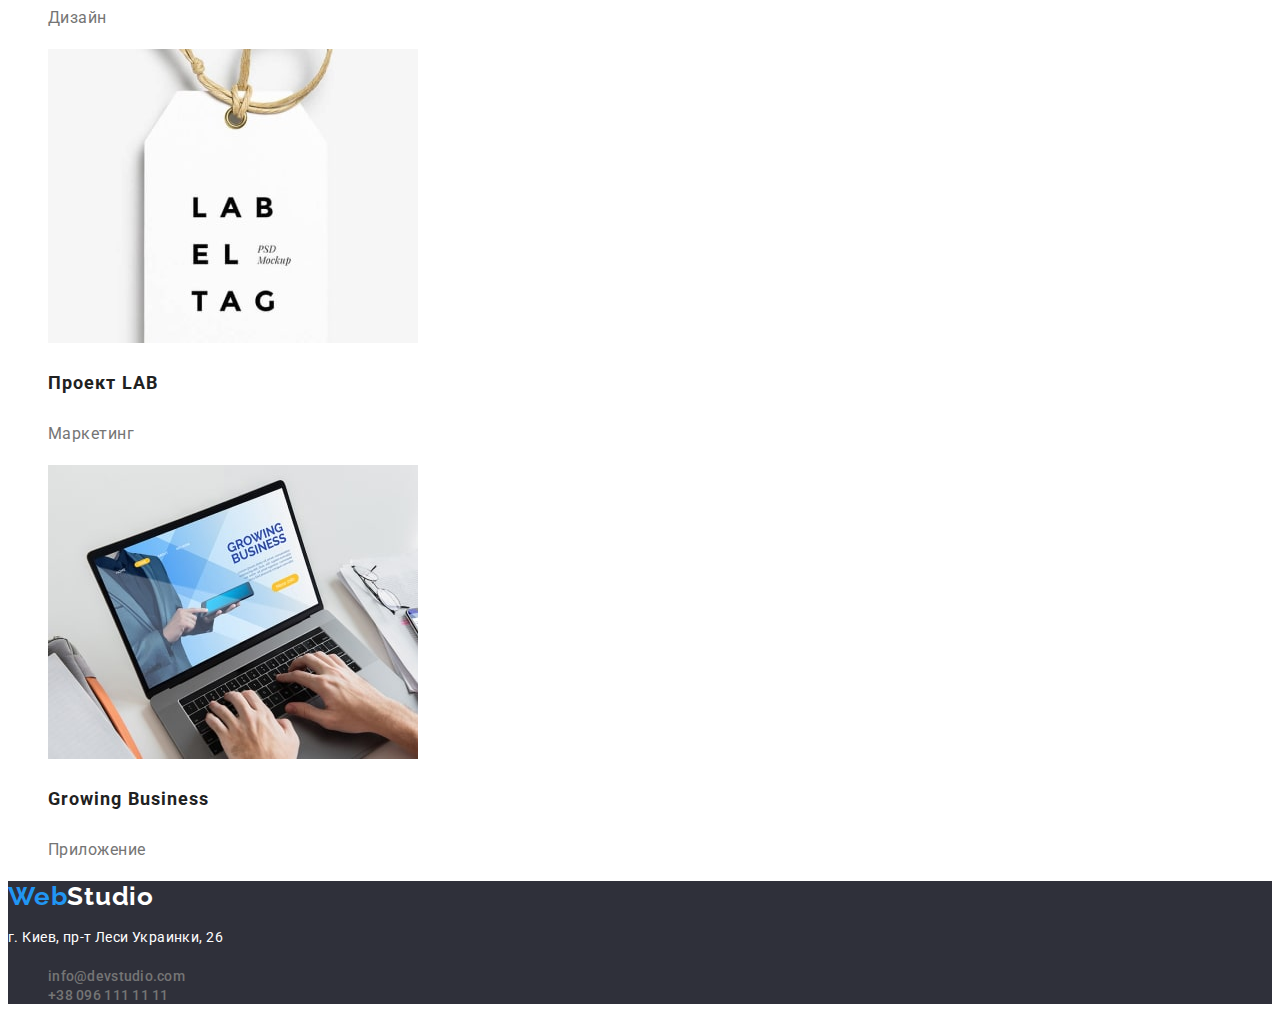
<file: 02/portfolio.html>
<!DOCTYPE html>
<html lang="ru">
  <head>
    <meta charset="UTF-8" />
    <meta http-equiv="X-UA-Compatible" content="IE=edge" />
    <meta name="viewport" content="width=device-width, initial-scale=1.0" />
    <link rel="preconnect" href="https://fonts.googleapis.com" />
    <link rel="preconnect" href="https://fonts.gstatic.com" crossorigin />
    <link
      href="https://fonts.googleapis.com/css2?family=Raleway:wght@700&family=Roboto:wght@400;500;700;900&display=swap"
      rel="stylesheet"
    />
    <link rel="stylesheet" href="./css/style.css" />
    <title>WebStudio</title>
  </head>
  <body>
<!--header-->
<header class="header">
  <!--navigation-->
  <nav class="header-navigation">
    <a href="" class="logo link"> <span class="logo-accent">Web</span>Studio</a>
    <ul class="header-list list">
      <li class="header-item"><a href="./index.html" class="header-link link ">Студия</a></li>
      <li class="header-item">
        <a href="./portfolio.html" class="header-link link current">Портфолио</a>
      </li>
      <li class="header-item">
        <a href="" class="header-link link">Контакты</a>
      </li>
    </ul>
  </nav>
  <ul class="header-list-right list">
    <li class="header-item-right">
      <a href="mailto:info@devstudio.com" class="mail link"
        >info@devstudio.com</a
      >
    </li>
    <li class="header-item-right">
      <a href="tel:+380961111111" class="tel link">+38 096 111 11 11</a>
    </li>
  </ul>
</header>
<main>
  <section class="portfolio-hero">
    <nav class="portfolio-hero-navigation">
      <ul  class="portfolio-list list">
        <li class="portfolio-hero-item"><button type="button" class="portfolio-hero-btn">Все</button></li>
        <li class="portfolio-hero-item"><button type="button" class="portfolio-hero-btn">Веб-сайты</button></li>
        <li class="portfolio-hero-item"><button type="button" class="portfolio-hero-btn">Приложения</button></li>
        <li class="portfolio-hero-item"><button type="button" class="portfolio-hero-btn">Дизайн</button></li>
        <li class="portfolio-hero-item"><button type="button" class="portfolio-hero-btn">Маркетинг</button></li>
      </ul>
    </nav>
    <ul class="portfolio-list list">
      <li class="portfolio-hero-item">
        <img src="./images/img-min.jpg" alt="Веб-сайт на ноутбуке" width="370"
        height="294">
        <h3 class="portfolio-hero-title">Технокряк</h3>
        <p class="portfolio-hero-text">Веб-сайт</p>
      </li>
      <li class="portfolio-hero-item">
        <img src="./images/img-1-min.jpg" alt="Соревнования между спортсменами" width="370"
        height="294">
        <h3 class="portfolio-hero-title">Постер <span lang="en">New Orlean vs Golden Star</span></h3>
        <p class="portfolio-hero-text">Дизайн</p>
      </li>
      <li class="portfolio-hero-item">
        <img src="./images/img-2-min.jpg" alt="Логотип ресторана" width="370"
        height="294">
        <h3 class="portfolio-hero-title">Ресторан <span lang="en">Seafood</span></h3>
        <p class="portfolio-hero-text">Приложение</p>
      </li>
      <li class="portfolio-hero-item">
        <img src="./images/img-3-min.jpg" alt="Наушники" width="370"
        height="294">
        <h3 class="portfolio-hero-title">Проект <span lang="en">Prime</span></h3>
        <p class="portfolio-hero-text">Маркетинг</p>
      </li>
      <li class="portfolio-hero-item">
        <img src="./images/img-4-min.jpg" alt="Подарочные боксы" width="370"
        height="294">
        <h3 class="portfolio-hero-title">Проект <span lang="en">Boxes</span></h3>
        <p class="portfolio-hero-text">Приложение</p>
      </li>
      <li class="portfolio-hero-item">
        <img src="./images/img-5-min.jpg" alt="Монитор с дизайном" width="370"
        height="294">
        <h3 class="portfolio-hero-title" lang="en">Inspiration has no Borders</h3>
        <p class="portfolio-hero-text">Веб-сайт</p>
      </li>
      <li class="portfolio-hero-item">
        <img src="./images/img-6-min.jpg" alt="Книга" width="370"
        height="294">
        <h3 class="portfolio-hero-title">Издание <span lang="en">Limited Edition</span></h3>
        <p class="portfolio-hero-text">Дизайн</p>
      </li>
      <li class="portfolio-hero-item">
        <img src="./images/img-7-min.jpg" alt="Бирка" width="370"
        height="294">
        <h3 class="portfolio-hero-title">Проект <span lang="en">LAB</span></h3>
        <p class="portfolio-hero-text">Маркетинг</p>
      </li>
      <li class="portfolio-hero-item">
        <img src="./images/img-8-min.jpg" alt="Работа за ноутбуком" width="370"
        height="294">
        <h3 class="portfolio-hero-title" lang="en">Growing Business</h3>
        <p class="portfolio-hero-text">Приложение</p>
      </li>
    </ul>
    
  </section>
</main>
<!--footer-->
<footer class="footer">
  <a href=""  class="footer-logo link"><span class="logo-accent">Web</span>Studio</a>
  <address class="footer-address">
    <p class="footer-text">г. Киев, пр-т Леси Украинки, 26</p>
    <ul class="footer-list list">
      <li class="footer-item">
        <a href="mailto:info@devstudio.com" class="mail link"
          >info@devstudio.com</a
        >
      </li>
      <li class="footer-item">
        <a href="tel:+380961111111" class="tel link">+38 096 111 11 11</a>
      </li>        </ul>
  </address>
</footer>
  </body>
</html>
</file>
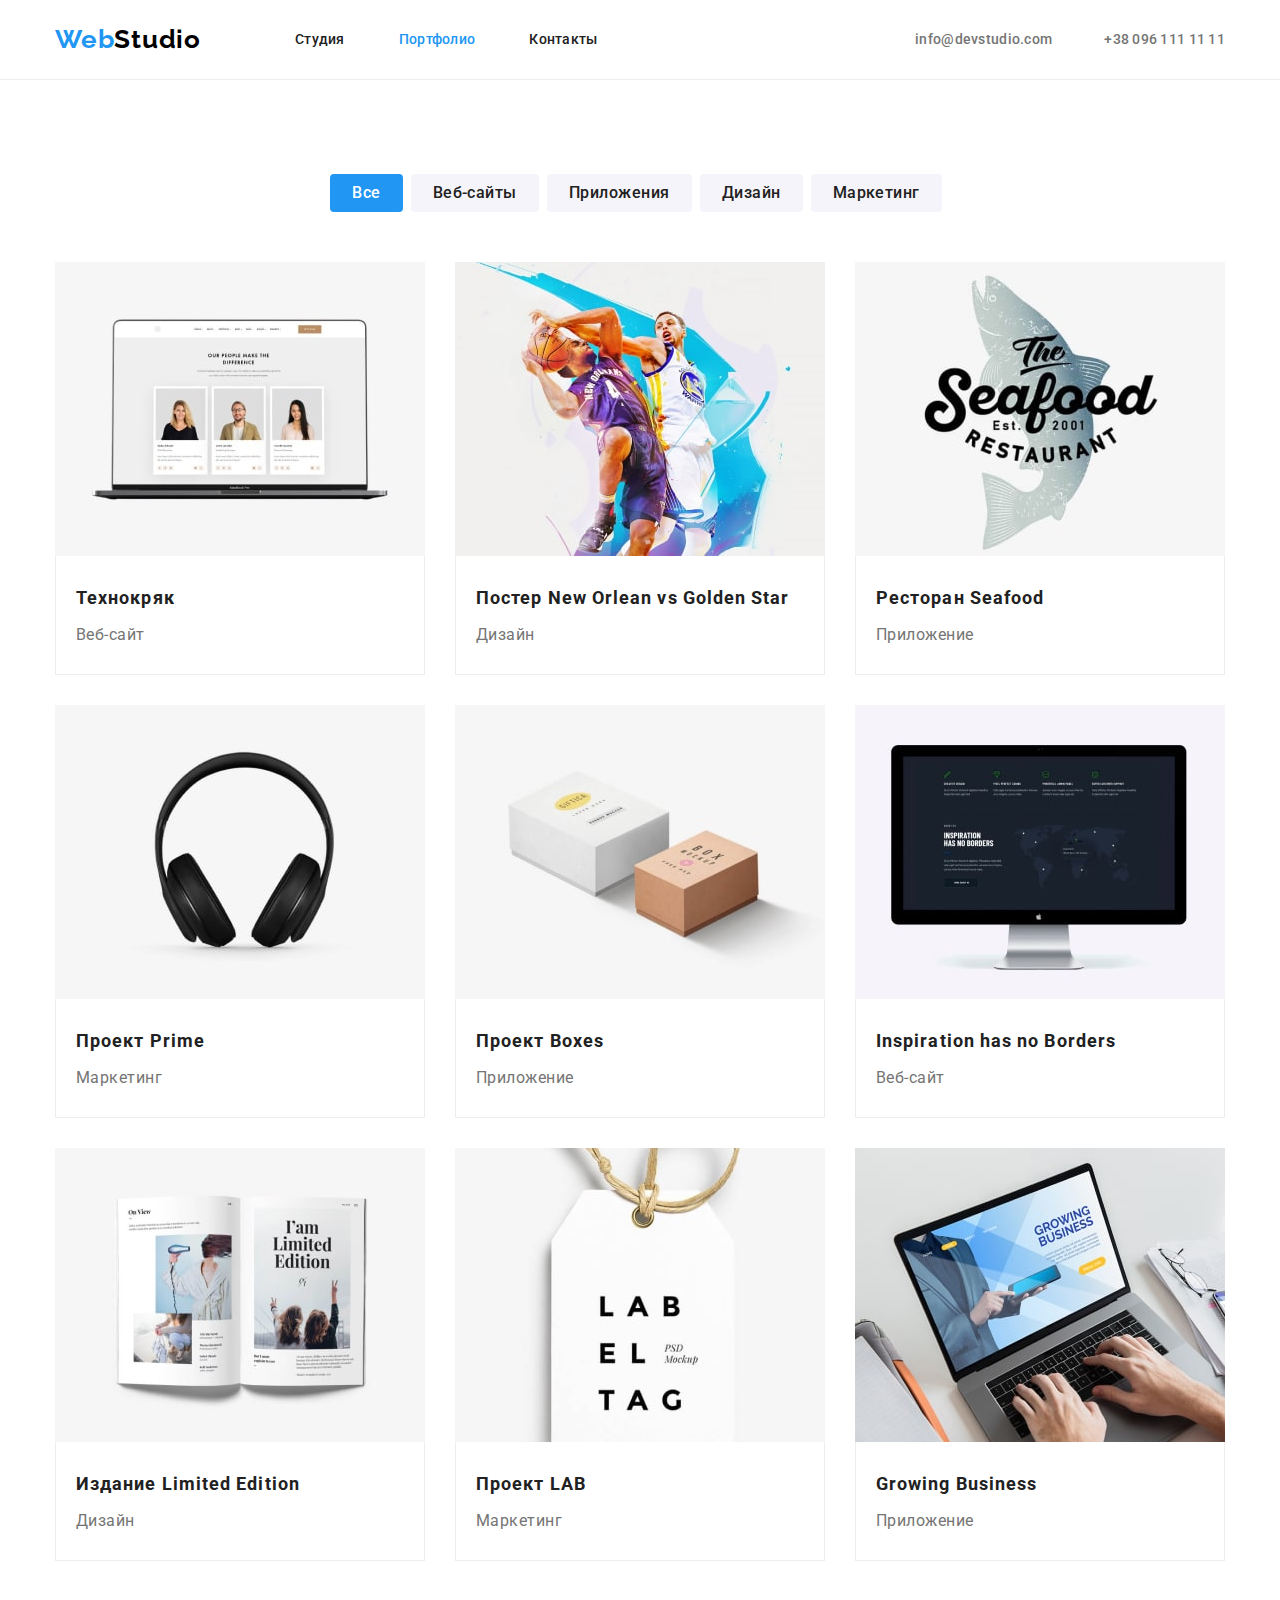
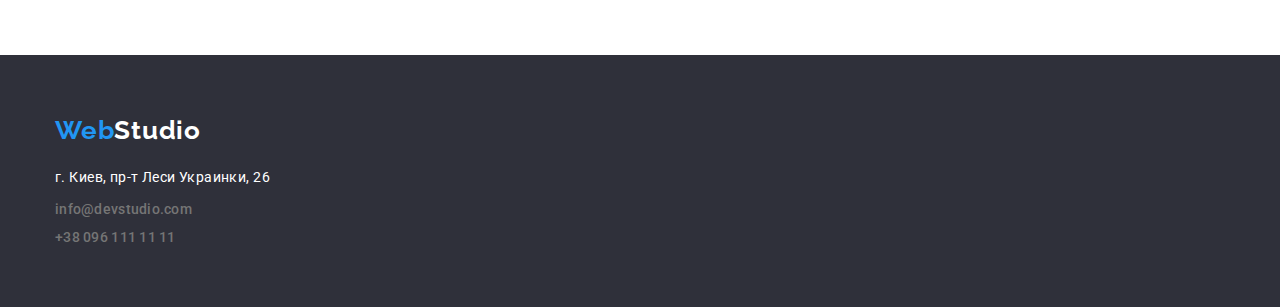
<file: 03/portfolio.html>
<!DOCTYPE html>
<html lang="ru">
  <head>
    <meta charset="UTF-8" />
    <meta http-equiv="X-UA-Compatible" content="IE=edge" />
    <meta name="viewport" content="width=device-width, initial-scale=1.0" />
    <link rel="preconnect" href="https://fonts.googleapis.com" />
    <link rel="preconnect" href="https://fonts.gstatic.com" crossorigin />
    <link
      href="https://fonts.googleapis.com/css2?family=Raleway:wght@700&family=Roboto:wght@400;500;700;900&display=swap"
      rel="stylesheet"
    />
    <link
      rel="stylesheet"
      href="https://cdnjs.cloudflare.com/ajax/libs/modern-normalize/1.0.0/modern-normalize.min.css"
    />
    <link rel="stylesheet" href="./css/style.css" />
    <title>WebStudio</title>
  </head>
  <body>
    <!--header-->
    <header class="header">
      <!--navigation-->
      <div class="container header-conteiner">
        <a href="./index.html" class="logo link">
          <span class="logo-accent">Web</span>Studio</a
        >
        <nav class="header-navigation">
          <ul class="header-list list">
            <li class="header-item">
              <a href="./index.html" class="header-link link">Студия</a>
            </li>
            <li class="header-item">
              <a href="./portfolio.html" class="header-link link current">Портфолио</a>
            </li>
            <li class="header-item">
              <a href="" class="header-link link">Контакты</a>
            </li>
          </ul>
        </nav>

        <ul class="header-list-right list">
          <li class="header-item-right">
            <a href="mailto:info@devstudio.com" class="mail link"
              >info@devstudio.com</a
            >
          </li>
          <li class="header-item-right">
            <a href="tel:+380961111111" class="tel link">+38 096 111 11 11</a>
          </li>
        </ul>
      </div>
    </header>
    <main>
      <section class="portfolio-hero portfolio-hero-container">
        <div class="container">
          <h1 class="visually-hidden">Проекты</h1>
            <ul class="portfolio-navigation-list list">
              <li class="portfolio-hero-navigation-item">
                <button type="button" class="portfolio-hero-btn current">
                  Все
                </button>
              </li>
              <li class="portfolio-hero-navigation-item">
                <button type="button" class="portfolio-hero-btn">
                  Веб-сайты
                </button>
              </li>
              <li class="portfolio-hero-navigation-item">
                <button type="button" class="portfolio-hero-btn">
                  Приложения
                </button>
              </li>
              <li class="portfolio-hero-navigation-item">
                <button type="button" class="portfolio-hero-btn">Дизайн</button>
              </li>
              <li class="portfolio-hero-navigation-item">
                <button type="button" class="portfolio-hero-btn">
                  Маркетинг
                </button>
              </li>
            </ul>
          <ul class="portfolio-list list">
            <li class="portfolio-hero-item">
              <img
                src="./images/img-min.jpg"
                alt="Веб-сайт на ноутбуке"
                width="370"
                height="294"
              />
              <div class="portfolio-hero-item-container">
                <h2 class="portfolio-hero-title">Технокряк</h2>
                <p class="portfolio-hero-text">Веб-сайт</p>
              </div>
            </li>
            <li class="portfolio-hero-item">
              <img
                src="./images/img-1-min.jpg"
                alt="Соревнования между спортсменами"
                width="370"
                height="294"
              />
              <div class="portfolio-hero-item-container">
                <h2 class="portfolio-hero-title">
                  Постер <span lang="en">New Orlean vs Golden Star</span>
                </h2>
                <p class="portfolio-hero-text">Дизайн</p>
              </div>
            </li>
            <li class="portfolio-hero-item">
              <img
                src="./images/img-2-min.jpg"
                alt="Логотип ресторана"
                width="370"
                height="294"
              />
              <div class="portfolio-hero-item-container">
                <h2 class="portfolio-hero-title">
                  Ресторан <span lang="en">Seafood</span>
                </h2>
                <p class="portfolio-hero-text">Приложение</p>
              </div>
            </li>
            <li class="portfolio-hero-item">
              <img
                src="./images/img-3-min.jpg"
                alt="Наушники"
                width="370"
                height="294"
              />
              <div class="portfolio-hero-item-container">
                <h2 class="portfolio-hero-title">
                  Проект <span lang="en">Prime</span>
                </h2>
                <p class="portfolio-hero-text">Маркетинг</p>
              </div>
            </li>
            <li class="portfolio-hero-item">
              <img
                src="./images/img-4-min.jpg"
                alt="Подарочные боксы"
                width="370"
                height="294"
              />
              <div class="portfolio-hero-item-container">
                <h2 class="portfolio-hero-title">
                  Проект <span lang="en">Boxes</span>
                </h2>
                <p class="portfolio-hero-text">Приложение</p>
              </div>
            </li>
            <li class="portfolio-hero-item">
              <img
                src="./images/img-5-min.jpg"
                alt="Монитор с дизайном"
                width="370"
                height="294"
              />
              <div class="portfolio-hero-item-container">
                <h2 class="portfolio-hero-title" lang="en">
                  Inspiration has no Borders
                </h2>
                <p class="portfolio-hero-text">Веб-сайт</p>
              </div>
            </li>
            <li class="portfolio-hero-item">
              <img
                src="./images/img-6-min.jpg"
                alt="Книга"
                width="370"
                height="294"
              />
              <div class="portfolio-hero-item-container">
                <h2 class="portfolio-hero-title">
                  Издание <span lang="en">Limited Edition</span>
                </h2>
                <p class="portfolio-hero-text">Дизайн</p>
              </div>
            </li>
            <li class="portfolio-hero-item">
              <img
                src="./images/img-7-min.jpg"
                alt="Бирка"
                width="370"
                height="294"
              />
              <div class="portfolio-hero-item-container">
                <h2 class="portfolio-hero-title">
                  Проект <span lang="en">LAB</span>
                </h2>
                <p class="portfolio-hero-text">Маркетинг</p>
              </div>
            </li>
            <li class="portfolio-hero-item">
              <img
                src="./images/img-8-min.jpg"
                alt="Работа за ноутбуком"
                width="370"
                height="294"
              />
              <div class="portfolio-hero-item-container">
                <h2 class="portfolio-hero-title" lang="en">Growing Business</h2>
                <p class="portfolio-hero-text">Приложение</p>
              </div>
            </li>
          </ul>
        </div>
      </section>
    </main>
    <!--footer-->
    <footer class="footer footer-container">
      <div class="container">
        <div class="footer-logo-container">
          <a href="" class="footer-logo link"
            ><span class="logo-accent">Web</span>Studio</a
          >
        </div>
        <address class="footer-address">
          <p class="footer-text">г. Киев, пр-т Леси Украинки, 26</p>
          <ul class="footer-list list">
            <li class="footer-item">
              <a href="mailto:info@devstudio.com" class="footer-mail link"
                >info@devstudio.com</a
              >
            </li>
            <li class="footer-item">
              <a href="tel:+380961111111" class="footer-tel link"
                >+38 096 111 11 11</a
              >
            </li>
          </ul>
        </address>
      </div>
    </footer>
  </body>
</html>
</file>
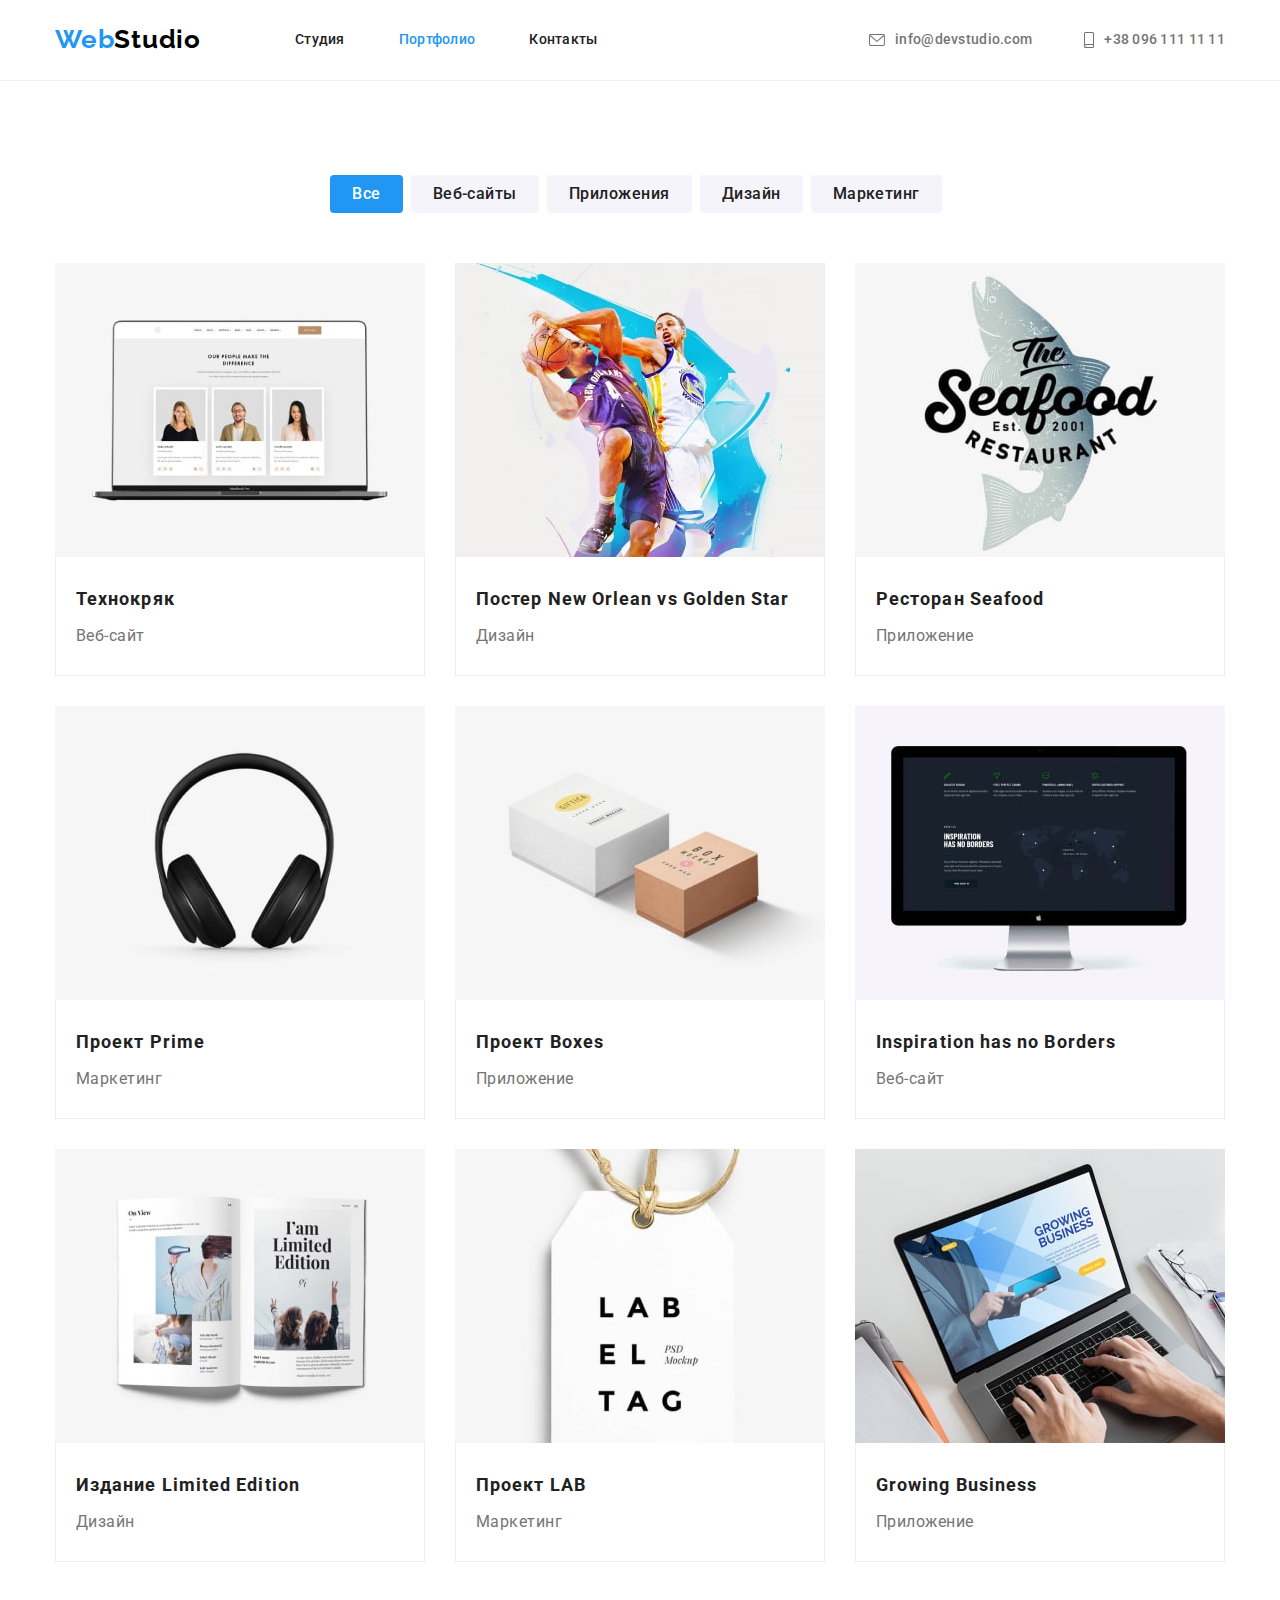
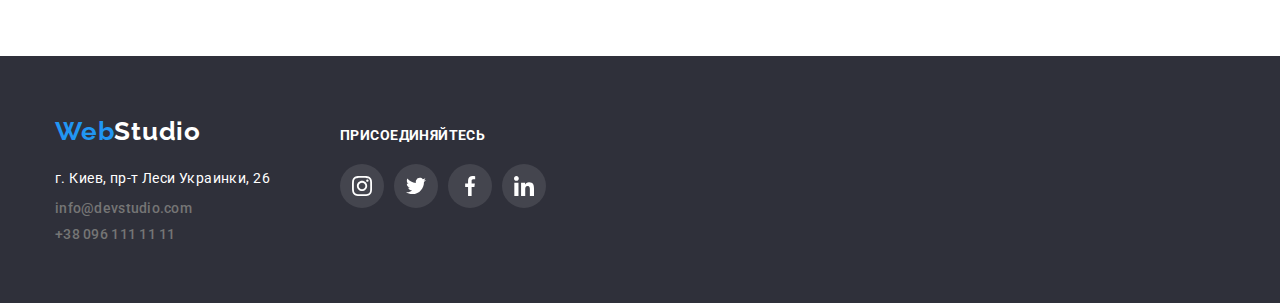
<file: 04/portfolio.html>
<!DOCTYPE html>
<html lang="ru">
  <head>
    <meta charset="UTF-8" />
    <meta http-equiv="X-UA-Compatible" content="IE=edge" />
    <meta name="viewport" content="width=device-width, initial-scale=1.0" />
    <link rel="preconnect" href="https://fonts.googleapis.com" />
    <link rel="preconnect" href="https://fonts.gstatic.com" crossorigin />
    <link
      href="https://fonts.googleapis.com/css2?family=Raleway:wght@700&family=Roboto:wght@400;500;700;900&display=swap"
      rel="stylesheet"
    />
    <link
      rel="stylesheet"
      href="https://cdnjs.cloudflare.com/ajax/libs/modern-normalize/1.0.0/modern-normalize.min.css"
    />
    <link rel="stylesheet" href="./css/style.css" />
    <title>WebStudio</title>
  </head>
  <body>
    <!--header-->
    <header class="header">
      <!--navigation-->
      <div class="container header-conteiner">
        <a href="./index.html" class="logo link"> <span class="logo-accent">Web</span>Studio</a>
        <nav class="header-navigation">
          <ul class="header-list list">
            <li class="header-item">
              <a href="./index.html" class="header-link link">Студия</a>
            </li>
            <li class="header-item">
              <a href="./portfolio.html" class="header-link link current">Портфолио</a>
            </li>
            <li class="header-item">
              <a href="" class="header-link link">Контакты</a>
            </li>
          </ul>
        </nav>

        <ul class="header-list-right list">
          <li class="header-item-right">
            <a href="mailto:info@devstudio.com" class="mail link"
              ><svg class="mail-icon" width="16" height="12">
                <use href="./images/icons.svg#icon-envelope"></use>
              </svg>
              <span>info@devstudio.com</span></a
            >
          </li>
          <li class="header-item-right">
            <a href="tel:+380961111111" class="tel link">
              <svg class="tel-icon" width="10" height="16">
                <use href="./images/icons.svg#icon-smartphone"></use>
              </svg>
              <span>+38 096 111 11 11</span></a
            >
          </li>
        </ul>
      </div>
    </header>
    <main>
      <section class="portfolio-hero portfolio-hero-container">
        <div class="container">
          <h1 class="visually-hidden">Проекты</h1>
          <ul class="portfolio-navigation-list list">
            <li class="portfolio-hero-navigation-item">
              <button type="button" class="portfolio-hero-btn current">Все</button>
            </li>
            <li class="portfolio-hero-navigation-item">
              <button type="button" class="portfolio-hero-btn">Веб-сайты</button>
            </li>
            <li class="portfolio-hero-navigation-item">
              <button type="button" class="portfolio-hero-btn">Приложения</button>
            </li>
            <li class="portfolio-hero-navigation-item">
              <button type="button" class="portfolio-hero-btn">Дизайн</button>
            </li>
            <li class="portfolio-hero-navigation-item">
              <button type="button" class="portfolio-hero-btn">Маркетинг</button>
            </li>
          </ul>
          <ul class="portfolio-list list">
            <li class="portfolio-hero-item">
              <a href="" class="portfolio-hero-link link">
                <img
                  src="./images/img-min.jpg"
                  alt="Веб-сайт на ноутбуке"
                  width="370"
                  height="294"
                />
                <div class="portfolio-hero-item-container">
                  <h2 class="portfolio-hero-title">Технокряк</h2>
                  <p class="portfolio-hero-text">Веб-сайт</p>
                </div>
              </a>
            </li>
            <li class="portfolio-hero-item">
              <a href="" class="portfolio-hero-link link">
                <img
                  src="./images/img-1-min.jpg"
                  alt="Соревнования между спортсменами"
                  width="370"
                  height="294"
                />
                <div class="portfolio-hero-item-container">
                  <h2 class="portfolio-hero-title">
                    Постер <span lang="en">New Orlean vs Golden Star</span>
                  </h2>
                  <p class="portfolio-hero-text">Дизайн</p>
                </div>
              </a>
            </li>
            <li class="portfolio-hero-item">
              <a href="" class="portfolio-hero-link link">
                <img
                  src="./images/img-2-min.jpg"
                  alt="Логотип ресторана"
                  width="370"
                  height="294"
                />
                <div class="portfolio-hero-item-container">
                  <h2 class="portfolio-hero-title">Ресторан <span lang="en">Seafood</span></h2>
                  <p class="portfolio-hero-text">Приложение</p>
                </div>
              </a>
            </li>
            <li class="portfolio-hero-item">
              <a href="" class="portfolio-hero-link link">
                <img src="./images/img-3-min.jpg" alt="Наушники" width="370" height="294" />
                <div class="portfolio-hero-item-container">
                  <h2 class="portfolio-hero-title">Проект <span lang="en">Prime</span></h2>
                  <p class="portfolio-hero-text">Маркетинг</p>
                </div>
              </a>
            </li>
            <li class="portfolio-hero-item">
              <a href="" class="portfolio-hero-link link">
                <img src="./images/img-4-min.jpg" alt="Подарочные боксы" width="370" height="294" />
                <div class="portfolio-hero-item-container">
                  <h2 class="portfolio-hero-title">Проект <span lang="en">Boxes</span></h2>
                  <p class="portfolio-hero-text">Приложение</p>
                </div>
              </a>
            </li>
            <li class="portfolio-hero-item">
              <a href="" class="portfolio-hero-link link">
                <img
                  src="./images/img-5-min.jpg"
                  alt="Монитор с дизайном"
                  width="370"
                  height="294"
                />
                <div class="portfolio-hero-item-container">
                  <h2 class="portfolio-hero-title" lang="en">Inspiration has no Borders</h2>
                  <p class="portfolio-hero-text">Веб-сайт</p>
                </div>
              </a>
            </li>
            <li class="portfolio-hero-item">
              <a href="" class="portfolio-hero-link link">
                <img src="./images/img-6-min.jpg" alt="Книга" width="370" height="294" />
                <div class="portfolio-hero-item-container">
                  <h2 class="portfolio-hero-title">
                    Издание <span lang="en">Limited Edition</span>
                  </h2>
                  <p class="portfolio-hero-text">Дизайн</p>
                </div>
              </a>
            </li>
            <li class="portfolio-hero-item">
              <a href="" class="portfolio-hero-link link">
                <img src="./images/img-7-min.jpg" alt="Бирка" width="370" height="294" />
                <div class="portfolio-hero-item-container">
                  <h2 class="portfolio-hero-title">Проект <span lang="en">LAB</span></h2>
                  <p class="portfolio-hero-text">Маркетинг</p>
                </div>
              </a>
            </li>
            <li class="portfolio-hero-item">
              <a href="" class="portfolio-hero-link link">
                <img
                  src="./images/img-8-min.jpg"
                  alt="Работа за ноутбуком"
                  width="370"
                  height="294"
                />
                <div class="portfolio-hero-item-container">
                  <h2 class="portfolio-hero-title" lang="en">Growing Business</h2>
                  <p class="portfolio-hero-text">Приложение</p>
                </div>
              </a>
            </li>
          </ul>
        </div>
      </section>
    </main>
    <!--footer-->
    <footer class="footer footer-container">
      <div class="container footer-container-position">
        <div class="footer-main">
          <div class="footer-logo-container">
            <a href="" class="footer-logo link"><span class="logo-accent">Web</span>Studio</a>
          </div>
          <address class="footer-address">
            <p class="footer-text">г. Киев, пр-т Леси Украинки, 26</p>
            <ul class="footer-list list">
              <li class="footer-item">
                <a href="mailto:info@devstudio.com" class="footer-mail link">info@devstudio.com</a>
              </li>
              <li class="footer-item">
                <a href="tel:+380961111111" class="footer-tel link">+38 096 111 11 11</a>
              </li>
            </ul>
          </address>
        </div>
        <div class="footer-social">
          <p class="footer-social-title">присоединяйтесь</p>
          <ul class="footer-social-list list">
            <li class="footer-social-item">
              <a href="" class="footer-social-link link">
                <svg class="footer-social-icon" width="20" height="20">
                  <use href="./images/icons.svg#icon-instagram"></use>
                </svg>
              </a>
            </li>
            <li class="footer-social-item">
              <a href="" class="footer-social-link link"
                ><svg class="footer-social-icon" width="20" height="20">
                  <use href="./images/icons.svg#icon-twitter"></use>
                </svg>
              </a>
            </li>
            <li class="footer-social-item">
              <a href="" class="footer-social-link link"
                ><svg class="footer-social-icon" width="20" height="20">
                  <use href="./images/icons.svg#icon-facebook"></use>
                </svg>
              </a>
            </li>
            <li class="footer-social-item">
              <a href="" class="footer-social-link link"
                ><svg class="footer-social-icon" width="20" height="20">
                  <use href="./images/icons.svg#icon-linkedin"></use>
                </svg>
              </a>
            </li>
          </ul>
        </div>
      </div>
    </footer>
  </body>
</html>
</file>
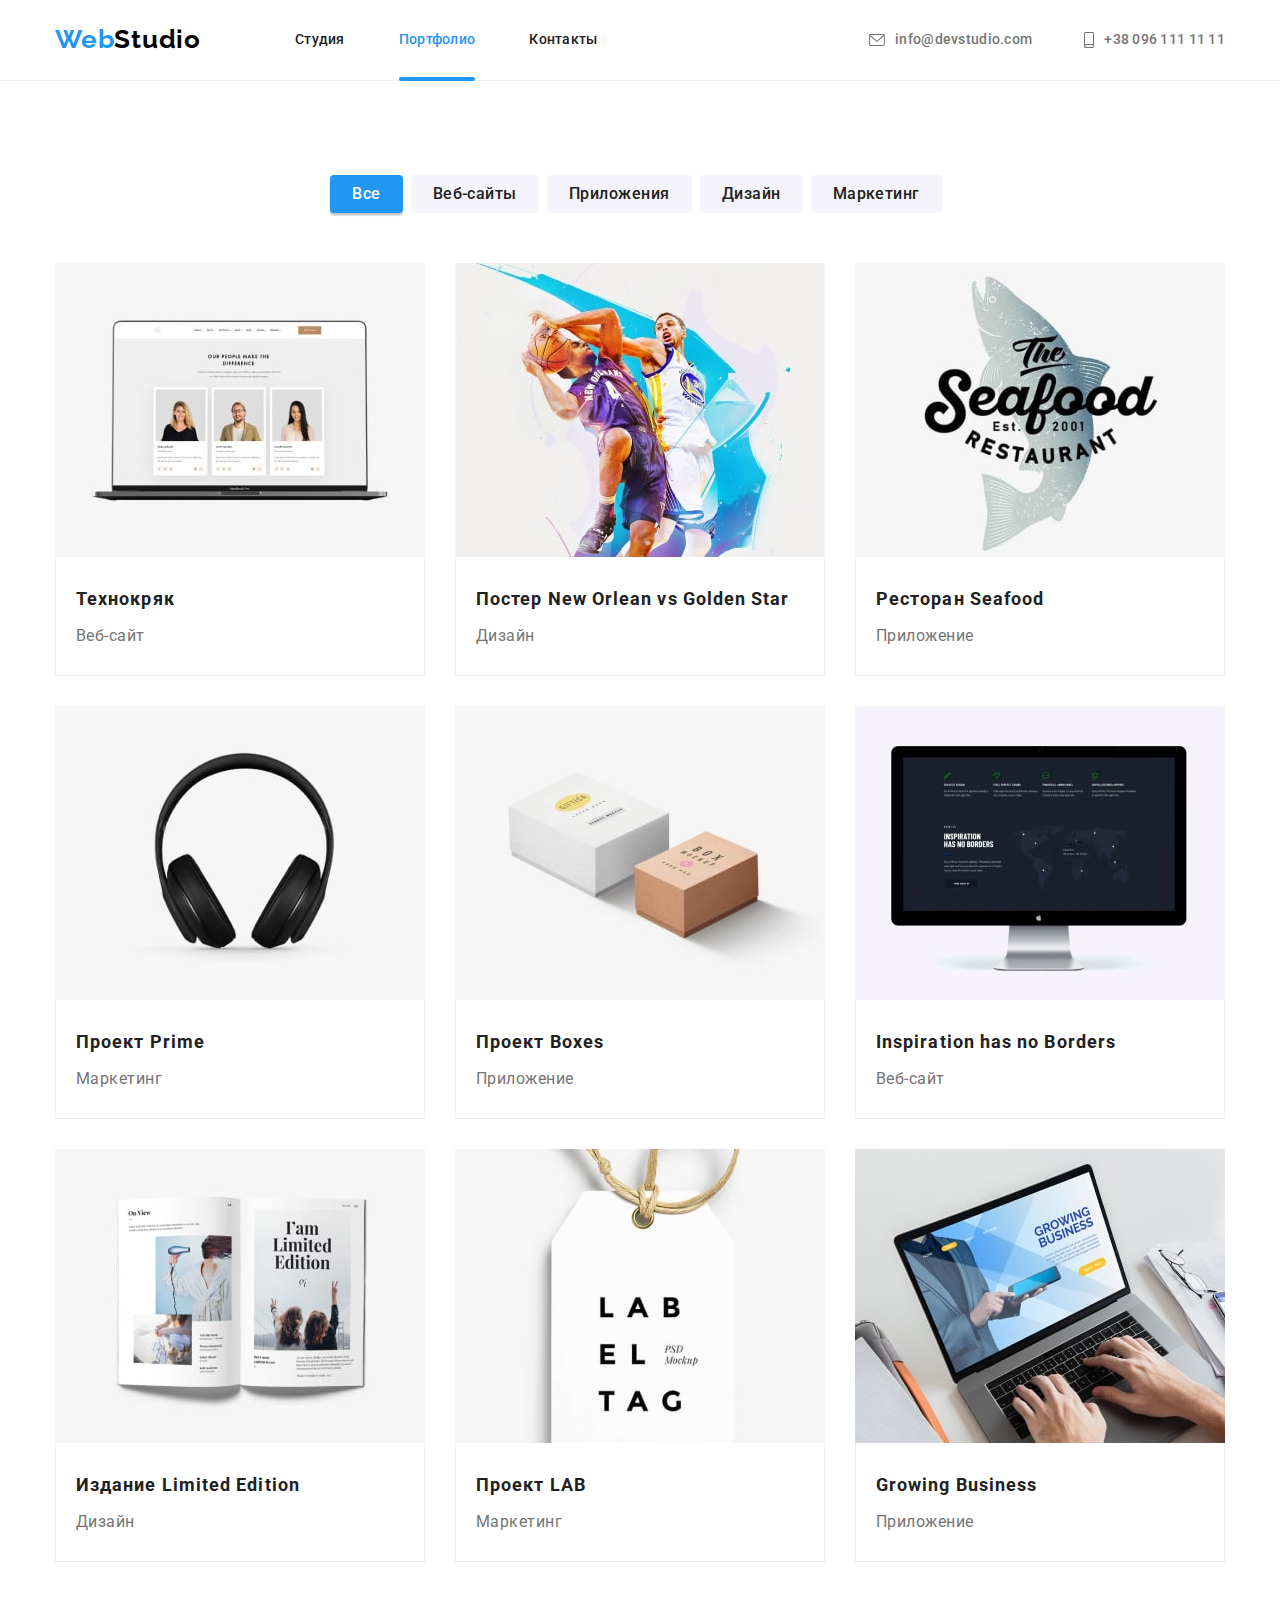
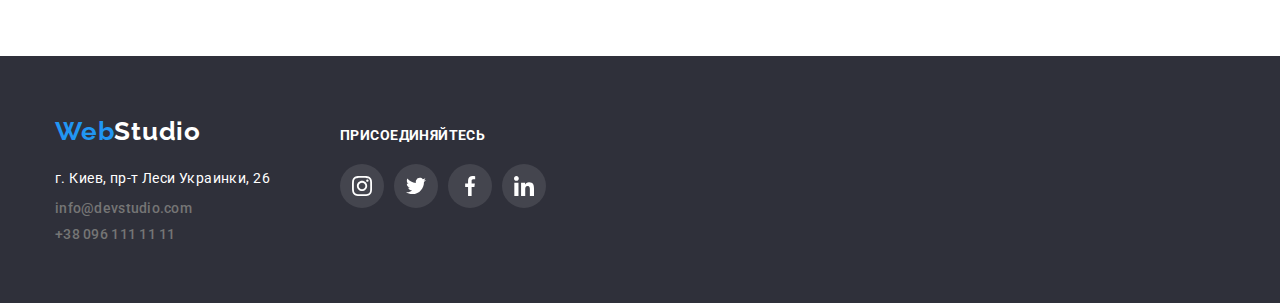
<file: 05/portfolio.html>
<!DOCTYPE html>
<html lang="ru">
  <head>
    <meta charset="UTF-8" />
    <meta http-equiv="X-UA-Compatible" content="IE=edge" />
    <meta name="viewport" content="width=device-width, initial-scale=1.0" />
    <link rel="preconnect" href="https://fonts.googleapis.com" />
    <link rel="preconnect" href="https://fonts.gstatic.com" crossorigin />
    <link
      href="https://fonts.googleapis.com/css2?family=Raleway:wght@700&family=Roboto:wght@400;500;700;900&display=swap"
      rel="stylesheet"
    />
    <link
      rel="stylesheet"
      href="https://cdnjs.cloudflare.com/ajax/libs/modern-normalize/1.0.0/modern-normalize.min.css"
    />
    <link rel="stylesheet" href="./css/style.css" />
    <title>WebStudio</title>
  </head>
  <body>
    <!--header-->
    <header class="header">
      <!--navigation-->
      <div class="container header-conteiner">
        <a href="./index.html" class="logo link"> <span class="logo-accent">Web</span>Studio</a>
        <nav class="header-navigation">
          <ul class="header-list list">
            <li class="header-item">
              <a href="./index.html" class="header-link link">Студия</a>
            </li>
            <li class="header-item">
              <a href="./portfolio.html" class="header-link link current">Портфолио</a>
            </li>
            <li class="header-item">
              <a href="" class="header-link link">Контакты</a>
            </li>
          </ul>
        </nav>

        <ul class="header-list-right list">
          <li class="header-item-right">
            <a href="mailto:info@devstudio.com" class="mail link"
              ><svg class="mail-icon" width="16" height="12">
                <use href="./images/icons.svg#icon-envelope"></use>
              </svg>
              <span>info@devstudio.com</span></a
            >
          </li>
          <li class="header-item-right">
            <a href="tel:+380961111111" class="tel link">
              <svg class="tel-icon" width="10" height="16">
                <use href="./images/icons.svg#icon-smartphone"></use>
              </svg>
              <span>+38 096 111 11 11</span></a
            >
          </li>
        </ul>
      </div>
    </header>
    <main>
      <section class="portfolio-hero portfolio-hero-container">
        <div class="container">
          <h1 class="visually-hidden">Проекты</h1>
          <ul class="portfolio-navigation-list list">
            <li class="portfolio-hero-navigation-item">
              <button type="button" class="portfolio-hero-btn current">Все</button>
            </li>
            <li class="portfolio-hero-navigation-item">
              <button type="button" class="portfolio-hero-btn">Веб-сайты</button>
            </li>
            <li class="portfolio-hero-navigation-item">
              <button type="button" class="portfolio-hero-btn">Приложения</button>
            </li>
            <li class="portfolio-hero-navigation-item">
              <button type="button" class="portfolio-hero-btn">Дизайн</button>
            </li>
            <li class="portfolio-hero-navigation-item">
              <button type="button" class="portfolio-hero-btn">Маркетинг</button>
            </li>
          </ul>
          <ul class="portfolio-list list">
            <li class="portfolio-hero-item">
              <a href="" class="portfolio-hero-link link">
                <div class="portfolio-hero-wrap">
                <img
                  src="./images/img-min.jpg"
                  alt="Веб-сайт на ноутбуке"
                  width="370"
                  height="294"
                />
                <p class="portfolio-hero-top-text"> 
                  Технокряк это современная площадка распространения коронавируса. Компании используют эту платформу для цифрового шпионажа и атак на защищённые сервера конкурентов.
                </p>
              </div>
                <div class="portfolio-hero-item-container">
                  <h2 class="portfolio-hero-title">Технокряк</h2>
                  <p class="portfolio-hero-text">Веб-сайт</p>
                </div>
              </a>
            </li>
            <li class="portfolio-hero-item">
              <a href="" class="portfolio-hero-link link">
                <div class="portfolio-hero-wrap">
                <img
                  src="./images/img-1-min.jpg"
                  alt="Соревнования между спортсменами"
                  width="370"
                  height="294"
                />
                <p class="portfolio-hero-top-text">
                  Lorem ipsum, dolor sit amet consectetur adipisicing elit. Numquam illo laborum facere ratione, placeat consequuntur dignissimos eos debitis quis beatae.
                </p>
              </div>
                <div class="portfolio-hero-item-container">
                  <h2 class="portfolio-hero-title">
                    Постер <span lang="en">New Orlean vs Golden Star</span>
                  </h2>
                  <p class="portfolio-hero-text">Дизайн</p>
                </div>
              </a>
            </li>
            <li class="portfolio-hero-item">
              <a href="" class="portfolio-hero-link link">
                <div class="portfolio-hero-wrap">
                <img
                  src="./images/img-2-min.jpg"
                  alt="Логотип ресторана"
                  width="370"
                  height="294"
                />
                <p class="portfolio-hero-top-text">
                  Lorem ipsum, dolor sit amet consectetur adipisicing elit. Numquam illo laborum facere ratione, placeat consequuntur dignissimos eos debitis quis beatae.
                </p>
              </div>
                <div class="portfolio-hero-item-container">
                  <h2 class="portfolio-hero-title">Ресторан <span lang="en">Seafood</span></h2>
                  <p class="portfolio-hero-text">Приложение</p>
                </div>
              </a>
            </li>
            <li class="portfolio-hero-item">
              <a href="" class="portfolio-hero-link link">
                <div class="portfolio-hero-wrap">
                <img src="./images/img-3-min.jpg" alt="Наушники" width="370" height="294" />
                <p class="portfolio-hero-top-text">
                  Lorem ipsum, dolor sit amet consectetur adipisicing elit. Numquam illo laborum facere ratione, placeat consequuntur dignissimos eos debitis quis beatae.
                </p>
                </div>
                <div class="portfolio-hero-item-container">
                  <h2 class="portfolio-hero-title">Проект <span lang="en">Prime</span></h2>
                  <p class="portfolio-hero-text">Маркетинг</p>
                </div>
              </a>
            </li>
            <li class="portfolio-hero-item">
              <a href="" class="portfolio-hero-link link">
                <div class="portfolio-hero-wrap">
                <img src="./images/img-4-min.jpg" alt="Подарочные боксы" width="370" height="294" />
                <p class="portfolio-hero-top-text">
                  Lorem ipsum, dolor sit amet consectetur adipisicing elit. Numquam illo laborum facere ratione, placeat consequuntur dignissimos eos debitis quis beatae.
                </p>
              </div>
                <div class="portfolio-hero-item-container">
                  <h2 class="portfolio-hero-title">Проект <span lang="en">Boxes</span></h2>
                  <p class="portfolio-hero-text">Приложение</p>
                </div>
              </a>
            </li>
            <li class="portfolio-hero-item">
              <a href="" class="portfolio-hero-link link">
                <div class="portfolio-hero-wrap">
                <img
                  src="./images/img-5-min.jpg"
                  alt="Монитор с дизайном"
                  width="370"
                  height="294"
                />
                <p class="portfolio-hero-top-text">
                  Lorem ipsum, dolor sit amet consectetur adipisicing elit. Numquam illo laborum facere ratione, placeat consequuntur dignissimos eos debitis quis beatae.
                </p>
              </div>
                <div class="portfolio-hero-item-container">
                  <h2 class="portfolio-hero-title" lang="en">Inspiration has no Borders</h2>
                  <p class="portfolio-hero-text">Веб-сайт</p>
                </div>
              </a>
            </li>
            <li class="portfolio-hero-item">
              <a href="" class="portfolio-hero-link link">
                <div class="portfolio-hero-wrap">
                <img src="./images/img-6-min.jpg" alt="Книга" width="370" height="294" />
                <p class="portfolio-hero-top-text">
                  Lorem ipsum, dolor sit amet consectetur adipisicing elit. Numquam illo laborum facere ratione, placeat consequuntur dignissimos eos debitis quis beatae.
                </p>
              </div>
                <div class="portfolio-hero-item-container">
                  <h2 class="portfolio-hero-title">
                    Издание <span lang="en">Limited Edition</span>
                  </h2>
                  <p class="portfolio-hero-text">Дизайн</p>
                </div>
              </a>
            </li>
            <li class="portfolio-hero-item">
              <a href="" class="portfolio-hero-link link">
                <div class="portfolio-hero-wrap">
                <img src="./images/img-7-min.jpg" alt="Бирка" width="370" height="294" />
                <p class="portfolio-hero-top-text">
                  Lorem ipsum, dolor sit amet consectetur adipisicing elit. Numquam illo laborum facere ratione, placeat consequuntur dignissimos eos debitis quis beatae.
                </p>
                </div>
                <div class="portfolio-hero-item-container">
                  <h2 class="portfolio-hero-title">Проект <span lang="en">LAB</span></h2>
                  <p class="portfolio-hero-text">Маркетинг</p>
                </div>
              </a>
            </li>
            <li class="portfolio-hero-item">
              <a href="" class="portfolio-hero-link link">
                <div class="portfolio-hero-wrap">
                <img
                  src="./images/img-8-min.jpg"
                  alt="Работа за ноутбуком"
                  width="370"
                  height="294"
                />
                <p class="portfolio-hero-top-text">
                  Lorem ipsum, dolor sit amet consectetur adipisicing elit. Numquam illo laborum facere ratione, placeat consequuntur dignissimos eos debitis quis beatae.
                </p>
              </div>
                <div class="portfolio-hero-item-container">
                  <h2 class="portfolio-hero-title" lang="en">Growing Business</h2>
                  <p class="portfolio-hero-text">Приложение</p>
                </div>
              </a>
            </li>
          </ul>
        </div>
      </section>
    </main>
    <!--footer-->
    <footer class="footer footer-container">
      <div class="container footer-container-position">
        <div class="footer-main">
          <div class="footer-logo-container">
            <a href="" class="footer-logo link"><span class="logo-accent">Web</span>Studio</a>
          </div>
          <address class="footer-address">
            <p class="footer-text">г. Киев, пр-т Леси Украинки, 26</p>
            <ul class="footer-list list">
              <li class="footer-item">
                <a href="mailto:info@devstudio.com" class="footer-mail link">info@devstudio.com</a>
              </li>
              <li class="footer-item">
                <a href="tel:+380961111111" class="footer-tel link">+38 096 111 11 11</a>
              </li>
            </ul>
          </address>
        </div>
        <div class="footer-social">
          <p class="footer-social-title">присоединяйтесь</p>
          <ul class="footer-social-list list">
            <li class="footer-social-item">
              <a href="" class="footer-social-link link">
                <svg class="footer-social-icon" width="20" height="20">
                  <use href="./images/icons.svg#icon-instagram"></use>
                </svg>
              </a>
            </li>
            <li class="footer-social-item">
              <a href="" class="footer-social-link link"
                ><svg class="footer-social-icon" width="20" height="20">
                  <use href="./images/icons.svg#icon-twitter"></use>
                </svg>
              </a>
            </li>
            <li class="footer-social-item">
              <a href="" class="footer-social-link link"
                ><svg class="footer-social-icon" width="20" height="20">
                  <use href="./images/icons.svg#icon-facebook"></use>
                </svg>
              </a>
            </li>
            <li class="footer-social-item">
              <a href="" class="footer-social-link link"
                ><svg class="footer-social-icon" width="20" height="20">
                  <use href="./images/icons.svg#icon-linkedin"></use>
                </svg>
              </a>
            </li>
          </ul>
        </div>
      </div>
    </footer>
  </body>
</html>
</file>
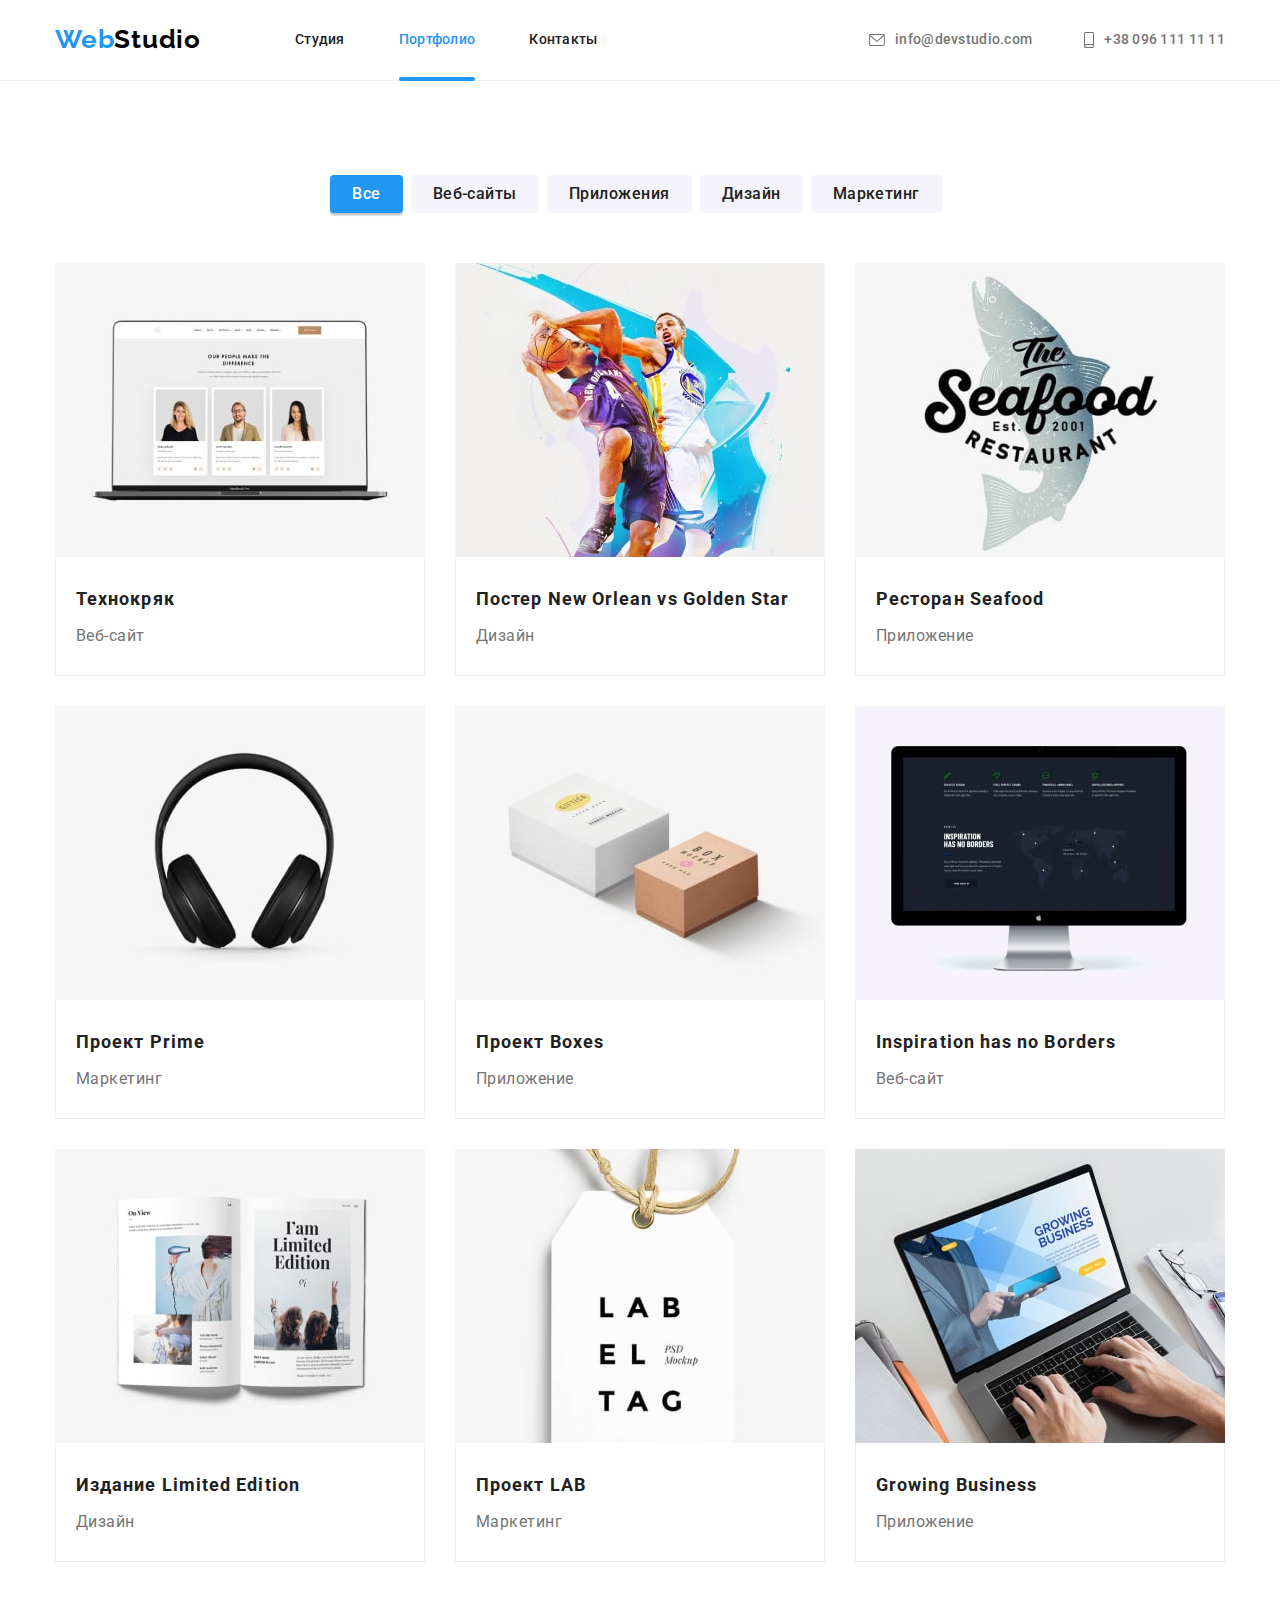
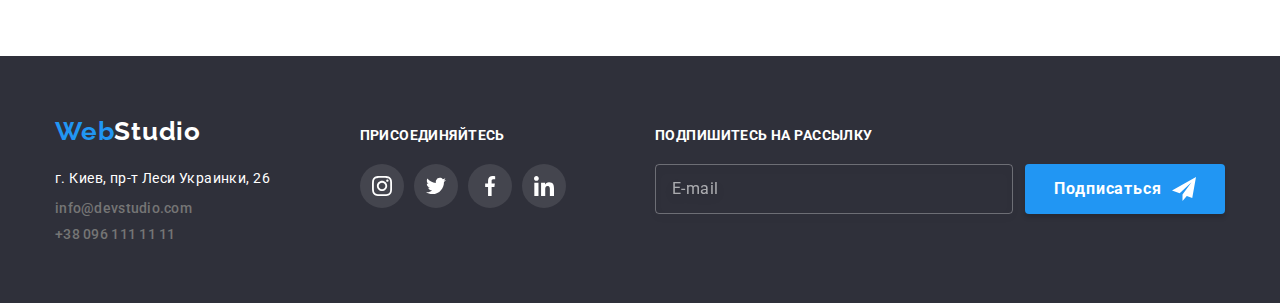
<file: 06/portfolio.html>
<!DOCTYPE html>
<html lang="ru">
  <head>
    <meta charset="UTF-8" />
    <meta http-equiv="X-UA-Compatible" content="IE=edge" />
    <meta name="viewport" content="width=device-width, initial-scale=1.0" />
    <link rel="preconnect" href="https://fonts.googleapis.com" />
    <link rel="preconnect" href="https://fonts.gstatic.com" crossorigin />
    <link
      href="https://fonts.googleapis.com/css2?family=Raleway:wght@700&family=Roboto:wght@400;500;700;900&display=swap"
      rel="stylesheet"
    />
    <link
      rel="stylesheet"
      href="https://cdnjs.cloudflare.com/ajax/libs/modern-normalize/1.0.0/modern-normalize.min.css"
    />
    <link rel="stylesheet" href="./css/style.css" />
    <title>WebStudio</title>
  </head>
  <body>
    <!--header-->
    <header class="header">
      <!--navigation-->
      <div class="container header-conteiner">
        <a href="./index.html" class="logo link"> <span class="logo-accent">Web</span>Studio</a>
        <nav class="header-navigation">
          <ul class="header-list list">
            <li class="header-item">
              <a href="./index.html" class="header-link link">Студия</a>
            </li>
            <li class="header-item">
              <a href="./portfolio.html" class="header-link link current">Портфолио</a>
            </li>
            <li class="header-item">
              <a href="" class="header-link link">Контакты</a>
            </li>
          </ul>
        </nav>

        <ul class="header-list-right list">
          <li class="header-item-right">
            <a href="mailto:info@devstudio.com" class="mail link"
              ><svg class="mail-icon" width="16" height="12">
                <use href="./images/icons.svg#icon-envelope"></use>
              </svg>
              <span>info@devstudio.com</span></a
            >
          </li>
          <li class="header-item-right">
            <a href="tel:+380961111111" class="tel link">
              <svg class="tel-icon" width="10" height="16">
                <use href="./images/icons.svg#icon-smartphone"></use>
              </svg>
              <span>+38 096 111 11 11</span></a
            >
          </li>
        </ul>
      </div>
    </header>
    <main>
      <section class="portfolio-hero portfolio-hero-container">
        <div class="container">
          <h1 class="visually-hidden">Проекты</h1>
          <ul class="portfolio-navigation-list list">
            <li class="portfolio-hero-navigation-item">
              <button type="button" class="portfolio-hero-btn current">Все</button>
            </li>
            <li class="portfolio-hero-navigation-item">
              <button type="button" class="portfolio-hero-btn">Веб-сайты</button>
            </li>
            <li class="portfolio-hero-navigation-item">
              <button type="button" class="portfolio-hero-btn">Приложения</button>
            </li>
            <li class="portfolio-hero-navigation-item">
              <button type="button" class="portfolio-hero-btn">Дизайн</button>
            </li>
            <li class="portfolio-hero-navigation-item">
              <button type="button" class="portfolio-hero-btn">Маркетинг</button>
            </li>
          </ul>
          <ul class="portfolio-list list">
            <li class="portfolio-hero-item">
              <a href="" class="portfolio-hero-link link">
                <div class="portfolio-hero-wrap">
                <img
                  src="./images/img-min.jpg"
                  alt="Веб-сайт на ноутбуке"
                  width="370"
                  height="294"
                />
                <p class="portfolio-hero-top-text"> 
                  Технокряк это современная площадка распространения коронавируса. Компании используют эту платформу для цифрового шпионажа и атак на защищённые сервера конкурентов.
                </p>
              </div>
                <div class="portfolio-hero-item-container">
                  <h2 class="portfolio-hero-title">Технокряк</h2>
                  <p class="portfolio-hero-text">Веб-сайт</p>
                </div>
              </a>
            </li>
            <li class="portfolio-hero-item">
              <a href="" class="portfolio-hero-link link">
                <div class="portfolio-hero-wrap">
                <img
                  src="./images/img-1-min.jpg"
                  alt="Соревнования между спортсменами"
                  width="370"
                  height="294"
                />
                <p class="portfolio-hero-top-text">
                  Lorem ipsum, dolor sit amet consectetur adipisicing elit. Numquam illo laborum facere ratione, placeat consequuntur dignissimos eos debitis quis beatae.
                </p>
              </div>
                <div class="portfolio-hero-item-container">
                  <h2 class="portfolio-hero-title">
                    Постер <span lang="en">New Orlean vs Golden Star</span>
                  </h2>
                  <p class="portfolio-hero-text">Дизайн</p>
                </div>
              </a>
            </li>
            <li class="portfolio-hero-item">
              <a href="" class="portfolio-hero-link link">
                <div class="portfolio-hero-wrap">
                <img
                  src="./images/img-2-min.jpg"
                  alt="Логотип ресторана"
                  width="370"
                  height="294"
                />
                <p class="portfolio-hero-top-text">
                  Lorem ipsum, dolor sit amet consectetur adipisicing elit. Numquam illo laborum facere ratione, placeat consequuntur dignissimos eos debitis quis beatae.
                </p>
              </div>
                <div class="portfolio-hero-item-container">
                  <h2 class="portfolio-hero-title">Ресторан <span lang="en">Seafood</span></h2>
                  <p class="portfolio-hero-text">Приложение</p>
                </div>
              </a>
            </li>
            <li class="portfolio-hero-item">
              <a href="" class="portfolio-hero-link link">
                <div class="portfolio-hero-wrap">
                <img src="./images/img-3-min.jpg" alt="Наушники" width="370" height="294" />
                <p class="portfolio-hero-top-text">
                  Lorem ipsum, dolor sit amet consectetur adipisicing elit. Numquam illo laborum facere ratione, placeat consequuntur dignissimos eos debitis quis beatae.
                </p>
                </div>
                <div class="portfolio-hero-item-container">
                  <h2 class="portfolio-hero-title">Проект <span lang="en">Prime</span></h2>
                  <p class="portfolio-hero-text">Маркетинг</p>
                </div>
              </a>
            </li>
            <li class="portfolio-hero-item">
              <a href="" class="portfolio-hero-link link">
                <div class="portfolio-hero-wrap">
                <img src="./images/img-4-min.jpg" alt="Подарочные боксы" width="370" height="294" />
                <p class="portfolio-hero-top-text">
                  Lorem ipsum, dolor sit amet consectetur adipisicing elit. Numquam illo laborum facere ratione, placeat consequuntur dignissimos eos debitis quis beatae.
                </p>
              </div>
                <div class="portfolio-hero-item-container">
                  <h2 class="portfolio-hero-title">Проект <span lang="en">Boxes</span></h2>
                  <p class="portfolio-hero-text">Приложение</p>
                </div>
              </a>
            </li>
            <li class="portfolio-hero-item">
              <a href="" class="portfolio-hero-link link">
                <div class="portfolio-hero-wrap">
                <img
                  src="./images/img-5-min.jpg"
                  alt="Монитор с дизайном"
                  width="370"
                  height="294"
                />
                <p class="portfolio-hero-top-text">
                  Lorem ipsum, dolor sit amet consectetur adipisicing elit. Numquam illo laborum facere ratione, placeat consequuntur dignissimos eos debitis quis beatae.
                </p>
              </div>
                <div class="portfolio-hero-item-container">
                  <h2 class="portfolio-hero-title" lang="en">Inspiration has no Borders</h2>
                  <p class="portfolio-hero-text">Веб-сайт</p>
                </div>
              </a>
            </li>
            <li class="portfolio-hero-item">
              <a href="" class="portfolio-hero-link link">
                <div class="portfolio-hero-wrap">
                <img src="./images/img-6-min.jpg" alt="Книга" width="370" height="294" />
                <p class="portfolio-hero-top-text">
                  Lorem ipsum, dolor sit amet consectetur adipisicing elit. Numquam illo laborum facere ratione, placeat consequuntur dignissimos eos debitis quis beatae.
                </p>
              </div>
                <div class="portfolio-hero-item-container">
                  <h2 class="portfolio-hero-title">
                    Издание <span lang="en">Limited Edition</span>
                  </h2>
                  <p class="portfolio-hero-text">Дизайн</p>
                </div>
              </a>
            </li>
            <li class="portfolio-hero-item">
              <a href="" class="portfolio-hero-link link">
                <div class="portfolio-hero-wrap">
                <img src="./images/img-7-min.jpg" alt="Бирка" width="370" height="294" />
                <p class="portfolio-hero-top-text">
                  Lorem ipsum, dolor sit amet consectetur adipisicing elit. Numquam illo laborum facere ratione, placeat consequuntur dignissimos eos debitis quis beatae.
                </p>
                </div>
                <div class="portfolio-hero-item-container">
                  <h2 class="portfolio-hero-title">Проект <span lang="en">LAB</span></h2>
                  <p class="portfolio-hero-text">Маркетинг</p>
                </div>
              </a>
            </li>
            <li class="portfolio-hero-item">
              <a href="" class="portfolio-hero-link link">
                <div class="portfolio-hero-wrap">
                <img
                  src="./images/img-8-min.jpg"
                  alt="Работа за ноутбуком"
                  width="370"
                  height="294"
                />
                <p class="portfolio-hero-top-text">
                  Lorem ipsum, dolor sit amet consectetur adipisicing elit. Numquam illo laborum facere ratione, placeat consequuntur dignissimos eos debitis quis beatae.
                </p>
              </div>
                <div class="portfolio-hero-item-container">
                  <h2 class="portfolio-hero-title" lang="en">Growing Business</h2>
                  <p class="portfolio-hero-text">Приложение</p>
                </div>
              </a>
            </li>
          </ul>
        </div>
      </section>
    </main>
    <!--footer-->
    <footer class="footer footer-container">
      <div class="container footer-container-position">
        <div class="footer-main">
          <div class="footer-logo-container">
            <a href="" class="footer-logo link"><span class="logo-accent">Web</span>Studio</a>
          </div>
          <address class="footer-address">
            <p class="footer-text">г. Киев, пр-т Леси Украинки, 26</p>
            <ul class="footer-list list">
              <li class="footer-item">
                <a href="mailto:info@devstudio.com" class="footer-mail link">info@devstudio.com</a>
              </li>
              <li class="footer-item">
                <a href="tel:+380961111111" class="footer-tel link">+38 096 111 11 11</a>
              </li>
            </ul>
          </address>
        </div>
        <div class="footer-social">
          <p class="footer-social-title">присоединяйтесь</p>
          <ul class="footer-social-list list">
            <li class="footer-social-item">
              <a href="" class="footer-social-link link">
                <svg class="footer-social-icon" width="20" height="20">
                  <use href="./images/icons.svg#icon-instagram"></use>
                </svg>
              </a>
            </li>
            <li class="footer-social-item">
              <a href="" class="footer-social-link link"
                ><svg class="footer-social-icon" width="20" height="20">
                  <use href="./images/icons.svg#icon-twitter"></use>
                </svg>
              </a>
            </li>
            <li class="footer-social-item">
              <a href="" class="footer-social-link link"
                ><svg class="footer-social-icon" width="20" height="20">
                  <use href="./images/icons.svg#icon-facebook"></use>
                </svg>
              </a>
            </li>
            <li class="footer-social-item">
              <a href="" class="footer-social-link link"
                ><svg class="footer-social-icon" width="20" height="20">
                  <use href="./images/icons.svg#icon-linkedin"></use>
                </svg>
              </a>
            </li>
          </ul>
        </div>
        <div class="footer-submit">
          <p class="footer-submit-title">
            Подпишитесь на рассылку
          </p>
          <form action="#" class="footer-submit-form">
            <!--<label for="submit-user-email" class="footer-submit-input-text visually-hidden">
                Почта
              </label>
              -->
            <div class="footer-submit-wrap">
              <input type="email" name="submit-user-email" class="footer-submit-input" id="submit-user-email"
                placeholder="E-mail">
              <button type="submit" class="footer-submit-btn">
                Подписаться <svg class="footer-submit-icon" width="24" height="24">
                  <use href="./images/icons.svg#icon-send"></use>
                </svg>
              </button>
            </div>
          </form>
        </div>  
      </div>
    </footer>
  </body>
</html>
</file>
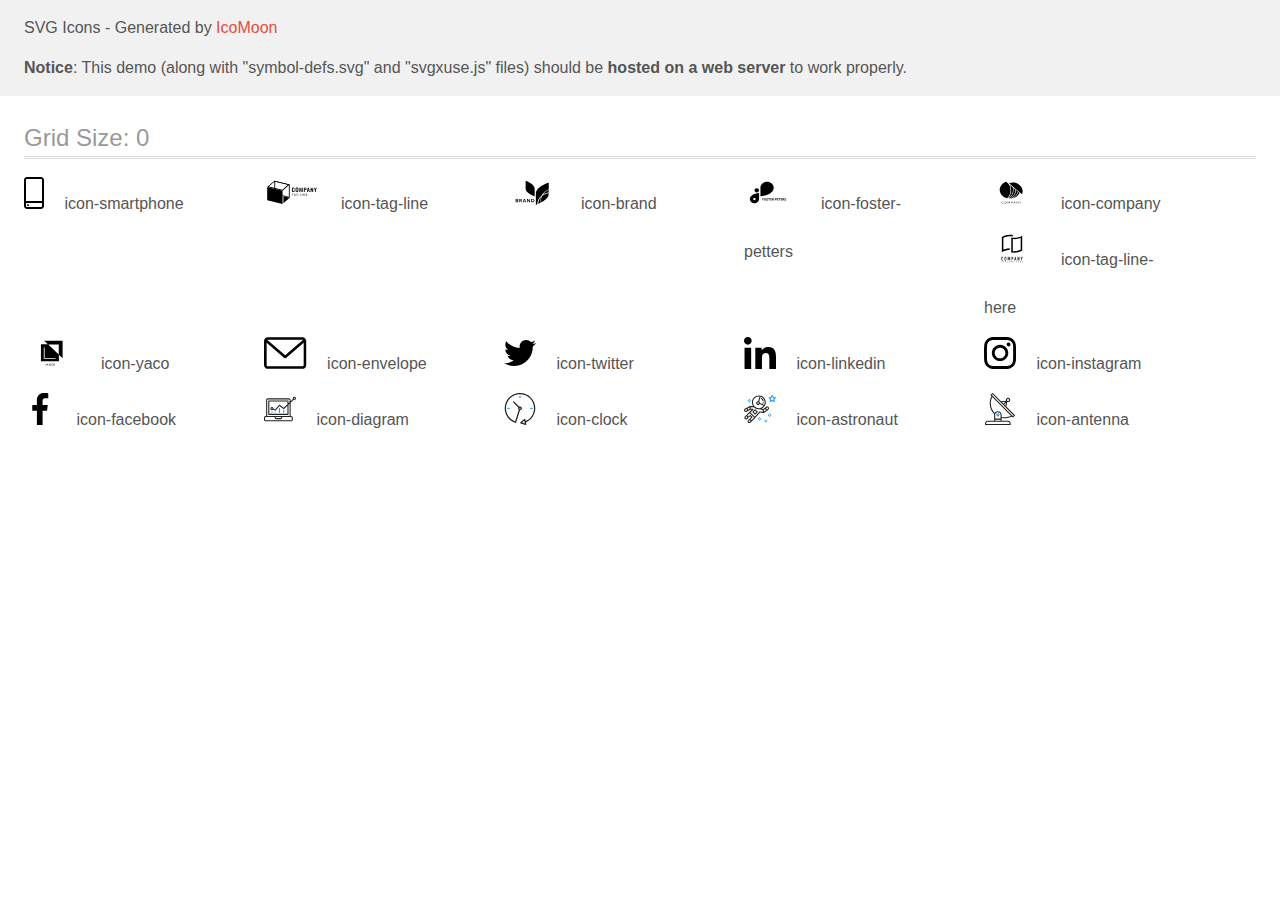
<file: 04/svg/icomoon/demo-external-svg.html>
<!doctype html>
<html>
<head>
    <title>IcoMoon - SVG Icons</title>
    <meta charset="utf-8">
    <meta name="viewport" content="width=device-width, initial-scale=1">
    <link rel="stylesheet" href="demo-files/demo.css">
    <link rel="stylesheet" href="style.css">
</head>
<body>
<header class="bgc1 clearfix">
<div class="mhl">
    <p>SVG Icons - Generated by <a href="https://icomoon.io/app">IcoMoon</a></p><p><strong>Notice</strong>: This demo (along with "symbol-defs.svg" and "svgxuse.js" files) should be <b>hosted on a web server</b> to work properly.</p>
</div>
</header>
    <div class="clearfix mhl ptl">
        <h1 class="mvm mtn fgc1">Grid Size: 0</h1>
        <div class="glyph fs1">
            <div class="clearfix pbs">
                <svg class="icon icon-smartphone"><use xlink:href="symbol-defs.svg#icon-smartphone"></use></svg><span class="name"> icon-smartphone</span>
            </div>
        </div>
        <div class="glyph fs1">
            <div class="clearfix pbs">
                <svg class="icon icon-tag-line"><use xlink:href="symbol-defs.svg#icon-tag-line"></use></svg><span class="name"> icon-tag-line</span>
            </div>
        </div>
        <div class="glyph fs1">
            <div class="clearfix pbs">
                <svg class="icon icon-brand"><use xlink:href="symbol-defs.svg#icon-brand"></use></svg><span class="name"> icon-brand</span>
            </div>
        </div>
        <div class="glyph fs1">
            <div class="clearfix pbs">
                <svg class="icon icon-foster-petters"><use xlink:href="symbol-defs.svg#icon-foster-petters"></use></svg><span class="name"> icon-foster-petters</span>
            </div>
        </div>
        <div class="glyph fs1">
            <div class="clearfix pbs">
                <svg class="icon icon-company"><use xlink:href="symbol-defs.svg#icon-company"></use></svg><span class="name"> icon-company</span>
            </div>
        </div>
        <div class="glyph fs1">
            <div class="clearfix pbs">
                <svg class="icon icon-tag-line-here"><use xlink:href="symbol-defs.svg#icon-tag-line-here"></use></svg><span class="name"> icon-tag-line-here</span>
            </div>
        </div>
        <div class="glyph fs1">
            <div class="clearfix pbs">
                <svg class="icon icon-yaco"><use xlink:href="symbol-defs.svg#icon-yaco"></use></svg><span class="name"> icon-yaco</span>
            </div>
        </div>
        <div class="glyph fs1">
            <div class="clearfix pbs">
                <svg class="icon icon-envelope"><use xlink:href="symbol-defs.svg#icon-envelope"></use></svg><span class="name"> icon-envelope</span>
            </div>
        </div>
        <div class="glyph fs1">
            <div class="clearfix pbs">
                <svg class="icon icon-twitter"><use xlink:href="symbol-defs.svg#icon-twitter"></use></svg><span class="name"> icon-twitter</span>
            </div>
        </div>
        <div class="glyph fs1">
            <div class="clearfix pbs">
                <svg class="icon icon-linkedin"><use xlink:href="symbol-defs.svg#icon-linkedin"></use></svg><span class="name"> icon-linkedin</span>
            </div>
        </div>
        <div class="glyph fs1">
            <div class="clearfix pbs">
                <svg class="icon icon-instagram"><use xlink:href="symbol-defs.svg#icon-instagram"></use></svg><span class="name"> icon-instagram</span>
            </div>
        </div>
        <div class="glyph fs1">
            <div class="clearfix pbs">
                <svg class="icon icon-facebook"><use xlink:href="symbol-defs.svg#icon-facebook"></use></svg><span class="name"> icon-facebook</span>
            </div>
        </div>
        <div class="glyph fs1">
            <div class="clearfix pbs">
                <svg class="icon icon-diagram"><use xlink:href="symbol-defs.svg#icon-diagram"></use></svg><span class="name"> icon-diagram</span>
            </div>
        </div>
        <div class="glyph fs1">
            <div class="clearfix pbs">
                <svg class="icon icon-clock"><use xlink:href="symbol-defs.svg#icon-clock"></use></svg><span class="name"> icon-clock</span>
            </div>
        </div>
        <div class="glyph fs1">
            <div class="clearfix pbs">
                <svg class="icon icon-astronaut"><use xlink:href="symbol-defs.svg#icon-astronaut"></use></svg><span class="name"> icon-astronaut</span>
            </div>
        </div>
        <div class="glyph fs1">
            <div class="clearfix pbs">
                <svg class="icon icon-antenna"><use xlink:href="symbol-defs.svg#icon-antenna"></use></svg><span class="name"> icon-antenna</span>
            </div>
        </div>
  </div>
<script defer src="svgxuse.js"></script>
</body>
</html>
</file>
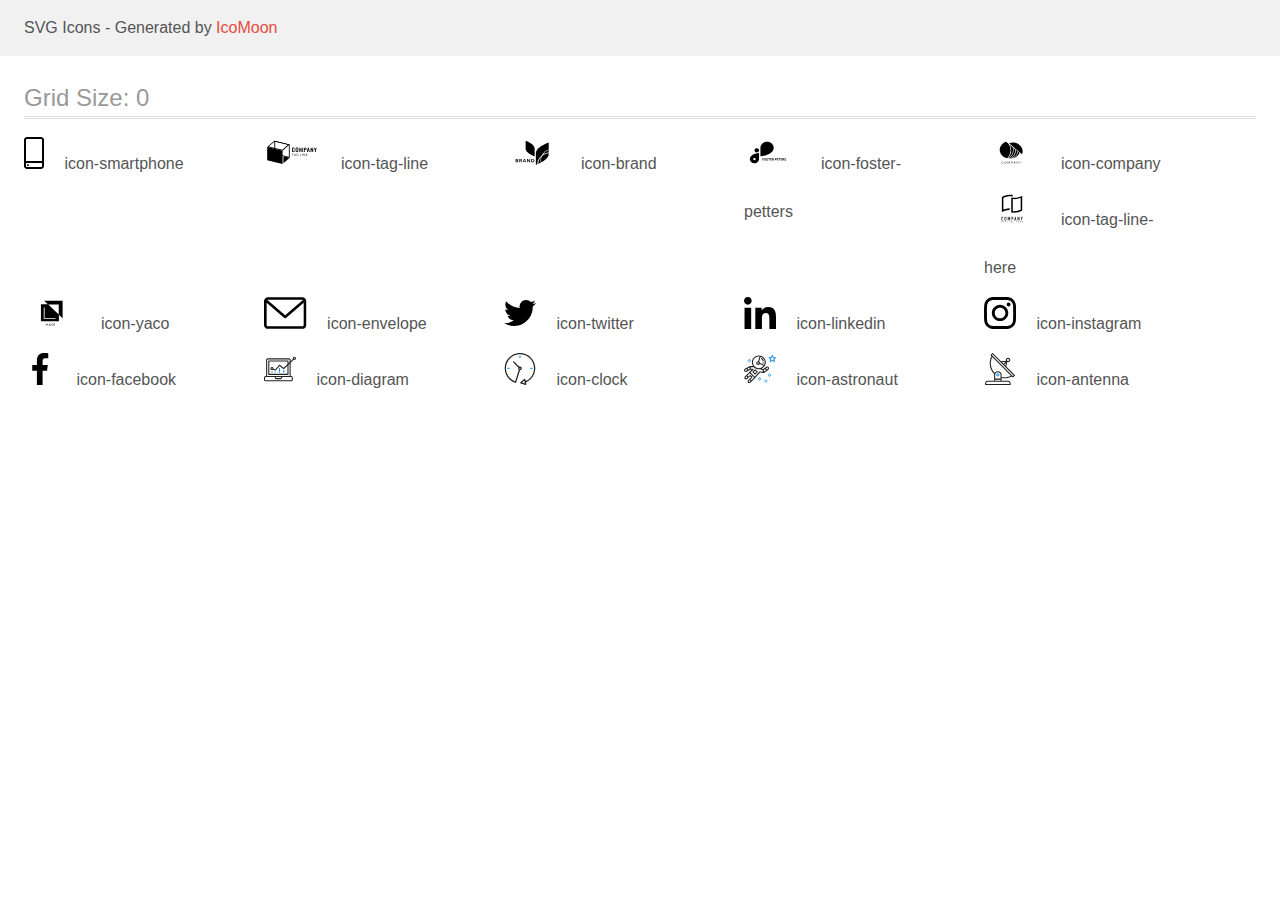
<file: 04/svg/icomoon/demo.html>
<!doctype html>
<html>
<head>
    <title>IcoMoon - SVG Icons</title>
    <meta charset="utf-8">
    <meta name="viewport" content="width=device-width, initial-scale=1">
    <link rel="stylesheet" href="demo-files/demo.css">
    <link rel="stylesheet" href="style.css">
</head>
<body>
<svg aria-hidden="true" style="position: absolute; width: 0; height: 0; overflow: hidden;" version="1.1" xmlns="http://www.w3.org/2000/svg" xmlns:xlink="http://www.w3.org/1999/xlink">
<defs>
<symbol id="icon-smartphone" viewBox="0 0 20 32">
<path d="M17 0h-14c-1.654 0-3 1.346-3 3v26c0 1.654 1.346 3 3 3h14c1.654 0 3-1.346 3-3v-26c0-1.654-1.346-3-3-3zM3 2h14c0.552 0 1 0.448 1 1v0 21h-16v-21c0-0.552 0.448-1 1-1v0zM17 30h-14c-0.552 0-1-0.448-1-1v0-3h16v3c0 0.552-0.448 1-1 1v0z"></path>
<path d="M4.708 27.478c0.18 0.163 0.293 0.399 0.293 0.66s-0.113 0.497-0.292 0.659l-0.001 0.001c-0.186 0.17-0.435 0.275-0.708 0.275s-0.522-0.104-0.709-0.275l0.001 0.001c-0.18-0.163-0.293-0.399-0.293-0.66s0.113-0.497 0.292-0.659l0.001-0.001c0.186-0.17 0.435-0.275 0.708-0.275s0.522 0.104 0.709 0.275l-0.001-0.001z"></path>
</symbol>
<symbol id="icon-tag-line" viewBox="0 0 57 32">
<path d="M28.493 14.618c-0.203-0.262-0.326-0.596-0.326-0.958 0-0.036 0.001-0.071 0.004-0.107l-0 0.005v-1.538c0-0.471 0.107-0.829 0.321-1.075 0.213-0.245 0.581-0.367 1.101-0.366 0.489 0 0.837 0.105 1.042 0.313 0.224 0.266 0.333 0.591 0.308 0.919v0.362h-0.875v-0.366c0.003-0.119-0.005-0.239-0.026-0.358-0.015-0.087-0.060-0.161-0.125-0.212l-0.001-0.001c-0.079-0.053-0.175-0.084-0.279-0.084-0.013 0-0.026 0.001-0.039 0.001l0.002-0c-0.011-0.001-0.025-0.001-0.038-0.001-0.11 0-0.212 0.033-0.297 0.090l0.002-0.001c-0.072 0.058-0.124 0.139-0.145 0.232l-0 0.003c-0.022 0.105-0.035 0.226-0.035 0.351 0 0.010 0 0.021 0 0.031l-0-0.002v1.866c-0.014 0.18 0.025 0.36 0.112 0.524 0.045 0.056 0.104 0.1 0.172 0.126l0.003 0.001c0.051 0.020 0.111 0.032 0.173 0.032 0.019 0 0.037-0.001 0.055-0.003l-0.002 0c0.011 0.001 0.024 0.001 0.037 0.001 0.102 0 0.197-0.032 0.274-0.087l-0.002 0.001c0.068-0.056 0.115-0.135 0.13-0.224l0-0.002c0.020-0.124 0.030-0.249 0.027-0.374v-0.379h0.875v0.346c0.002 0.027 0.003 0.059 0.003 0.091 0 0.332-0.115 0.638-0.308 0.878l0.002-0.003c-0.201 0.228-0.544 0.342-1.047 0.342s-0.884-0.122-1.1-0.375zM32.137 14.634c-0.221-0.24-0.332-0.588-0.332-1.050v-1.618c0-0.457 0.11-0.803 0.332-1.037s0.59-0.351 1.109-0.35c0.515 0 0.882 0.117 1.103 0.35 0.221 0.235 0.333 0.58 0.333 1.037v1.617c0 0.457-0.112 0.807-0.337 1.049s-0.59 0.361-1.1 0.361-0.886-0.122-1.109-0.359zM33.653 14.245c0.079-0.149 0.115-0.314 0.105-0.478v-1.981c0.001-0.016 0.002-0.035 0.002-0.053 0-0.152-0.039-0.296-0.107-0.421l0.002 0.005c-0.046-0.057-0.107-0.101-0.176-0.128l-0.003-0.001c-0.051-0.020-0.11-0.031-0.171-0.031-0.021 0-0.042 0.001-0.062 0.004l0.002-0c-0.018-0.002-0.038-0.004-0.059-0.004-0.062 0-0.121 0.011-0.176 0.032l0.003-0.001c-0.072 0.027-0.133 0.071-0.179 0.128l-0.001 0.001c-0.080 0.147-0.116 0.308-0.105 0.469v1.99c-0.011 0.165 0.025 0.329 0.105 0.479 0.051 0.050 0.114 0.091 0.185 0.118 0.067 0.027 0.144 0.042 0.225 0.042s0.158-0.016 0.229-0.044l-0.004 0.001c0.071-0.028 0.133-0.068 0.185-0.118v-0.010zM35.735 10.626h0.942l0.708 2.984 0.725-2.984h0.916l0.093 4.307h-0.678l-0.073-2.994-0.699 2.994h-0.544l-0.724-3.005-0.067 3.005h-0.685l0.085-4.307zM40.176 10.626h1.468c0.845 0 1.268 0.407 1.268 1.223 0 0.781-0.445 1.171-1.335 1.17h-0.5v1.914h-0.906l0.005-4.308zM41.43 12.467c0.090 0.010 0.18 0.003 0.267-0.021 0.085-0.023 0.165-0.062 0.231-0.115 0.104-0.146 0.15-0.316 0.131-0.486 0.001-0.014 0.001-0.031 0.001-0.047 0-0.122-0.016-0.241-0.047-0.353l0.002 0.009c-0.014-0.046-0.037-0.085-0.067-0.119l0 0c-0.032-0.035-0.070-0.064-0.112-0.085l-0.002-0.001c-0.105-0.045-0.228-0.071-0.357-0.071-0.017 0-0.033 0-0.050 0.001l0.002-0h-0.351v1.287h0.352zM44.219 10.626h0.973l0.998 4.307h-0.845l-0.197-0.993h-0.868l-0.203 0.993h-0.857l0.998-4.307zM45.050 13.442l-0.339-1.808-0.339 1.808h0.677zM46.996 10.626h0.635l1.213 2.457v-2.457h0.752v4.307h-0.603l-1.221-2.565v2.565h-0.777l0.002-4.307zM51.357 13.291l-1.009-2.659h0.85l0.616 1.708 0.578-1.708h0.832l-0.997 2.659v1.642h-0.869v-1.643zM29.892 16.817v0.225h-0.739v1.75h-0.31v-1.75h-0.743v-0.225h1.792zM32.21 18.793h-0.239c-0.002 0-0.004 0-0.007 0-0.023 0-0.044-0.007-0.061-0.019l0 0c-0.017-0.011-0.031-0.026-0.039-0.045l-0-0.001-0.214-0.469h-1.026l-0.213 0.469c-0.007 0.021-0.018 0.039-0.033 0.053l-0 0c-0.017 0.012-0.039 0.019-0.062 0.019-0.002 0-0.004-0-0.006-0h-0.239l0.906-1.975h0.315l0.917 1.968zM30.709 18.059h0.855l-0.363-0.804c-0.023-0.051-0.046-0.112-0.064-0.176l-0.003-0.010c-0.013 0.037-0.023 0.074-0.034 0.105l-0.033 0.083-0.358 0.803zM33.771 18.598c0.057 0.003 0.114 0.003 0.171 0 0.049-0.004 0.097-0.012 0.145-0.023 0.044-0.009 0.088-0.021 0.131-0.036 0.040-0.014 0.080-0.031 0.121-0.049v-0.444h-0.362c-0.001 0-0.002 0-0.003 0-0.017 0-0.033-0.006-0.046-0.016l0 0c-0.006-0.004-0.010-0.010-0.014-0.016l-0-0c-0.003-0.005-0.004-0.011-0.004-0.018 0-0.001 0-0.001 0-0.002v0-0.151h0.703v0.757c-0.11 0.068-0.237 0.123-0.372 0.158l-0.010 0.002c-0.075 0.019-0.15 0.033-0.227 0.041-0.088 0.009-0.176 0.012-0.265 0.012-0.003 0-0.007 0-0.011 0-0.159 0-0.312-0.027-0.455-0.077l0.010 0.003c-0.14-0.049-0.26-0.119-0.364-0.208l0.002 0.001c-0.097-0.086-0.176-0.19-0.231-0.307l-0.002-0.006c-0.053-0.117-0.083-0.253-0.083-0.397 0-0.004 0-0.009 0-0.013v0.001c-0-0.004-0-0.008-0-0.012 0-0.145 0.030-0.283 0.084-0.407l-0.003 0.007c0.052-0.117 0.132-0.224 0.234-0.313 0.103-0.089 0.227-0.158 0.363-0.205 0.155-0.051 0.32-0.076 0.485-0.074 0.084 0 0.169 0.005 0.252 0.017 0.074 0.011 0.146 0.027 0.215 0.050 0.064 0.020 0.124 0.047 0.181 0.078 0.055 0.031 0.108 0.065 0.158 0.103l-0.087 0.122c-0.007 0.011-0.017 0.020-0.029 0.026l-0 0c-0.012 0.007-0.026 0.010-0.042 0.011h-0c-0.021-0-0.040-0.006-0.057-0.016l0.001 0c-0.037-0.017-0.066-0.033-0.094-0.050l0.005 0.003c-0.034-0.019-0.074-0.037-0.115-0.052l-0.006-0.002c-0.046-0.017-0.102-0.032-0.16-0.043l-0.007-0.001c-0.065-0.011-0.141-0.017-0.218-0.017-0.004 0-0.008 0-0.013 0h0.001c-0.003-0-0.007-0-0.011-0-0.121 0-0.238 0.020-0.346 0.057l0.008-0.002c-0.101 0.035-0.192 0.088-0.267 0.156-0.072 0.067-0.129 0.149-0.166 0.241l-0.002 0.005c-0.038 0.098-0.061 0.211-0.061 0.329s0.022 0.232 0.063 0.336l-0.002-0.006c0.039 0.093 0.101 0.178 0.181 0.249 0.074 0.068 0.164 0.121 0.264 0.156 0.115 0.034 0.237 0.047 0.359 0.039zM36.659 18.567h0.989v0.225h-1.291v-1.975h0.309l-0.007 1.75zM38.677 18.793h-0.309v-1.975h0.309v1.975zM39.83 16.827c0.019 0.009 0.034 0.021 0.047 0.036l0 0 1.324 1.489c-0.001-0.011-0.001-0.023-0.001-0.035s0-0.025 0.001-0.037l-0 0.002v-1.472h0.27v1.984h-0.156c-0.003 0-0.007 0-0.010 0-0.021 0-0.040-0.004-0.058-0.012l0.001 0c-0.019-0.010-0.035-0.022-0.048-0.037l-0-0-1.323-1.488v1.536h-0.259v-1.975h0.161c0.018 0 0.035 0.003 0.051 0.009zM43.753 16.817v0.217h-1.098v0.652h0.89v0.21h-0.89v0.674h1.098v0.218h-1.417v-1.971h1.417zM11.286 4.617l13.757 3.372v11.818l-13.757-3.371v-11.82zM10.404 3.609v13.401l15.52 3.806v-13.399l-15.52-3.807z"></path>
<path d="M18.722 27.036l-15.522-3.809v-13.399l15.522 3.807v13.401z"></path>
<path d="M10.661 4.465l13.578 3.33-5.774 4.987-13.579-3.332 5.776-4.986zM10.404 3.609l-7.204 6.219 15.522 3.808 7.202-6.22-15.52-3.807zM19.595 26.282l6.329-5.466-6.33-1.552v7.019z"></path>
</symbol>
<symbol id="icon-brand" viewBox="0 0 57 32">
<path d="M14.27 23.859c0.13 0.147 0.199 0.332 0.196 0.521 0.001 0.012 0.001 0.026 0.001 0.039 0 0.117-0.026 0.227-0.073 0.326l0.002-0.005c-0.056 0.119-0.135 0.218-0.232 0.296l-0.002 0.001c-0.221 0.152-0.494 0.243-0.789 0.243-0.032 0-0.064-0.001-0.096-0.003l0.004 0h-1.549v-3.301h1.517c0.027-0.002 0.058-0.003 0.090-0.003 0.279 0 0.539 0.083 0.756 0.225l-0.005-0.003c0.098 0.076 0.176 0.171 0.227 0.277 0.051 0.108 0.074 0.224 0.068 0.341 0.009 0.181-0.053 0.361-0.176 0.505-0.118 0.131-0.281 0.222-0.462 0.258 0.205 0.034 0.391 0.134 0.523 0.283zM12.454 23.361h0.649c0.147 0.010 0.293-0.029 0.412-0.11 0.047-0.039 0.085-0.088 0.109-0.144l0.001-0.003c0.019-0.043 0.030-0.092 0.030-0.145 0-0.011-0.001-0.022-0.001-0.033l0 0.001c0.001-0.008 0.001-0.018 0.001-0.028 0-0.053-0.011-0.104-0.031-0.15l0.001 0.002c-0.025-0.058-0.062-0.108-0.108-0.147l-0.001-0c-0.105-0.071-0.234-0.113-0.373-0.113-0.018 0-0.036 0.001-0.054 0.002l0.002-0h-0.638v0.867zM13.578 24.627c0.051-0.040 0.091-0.091 0.118-0.149l0.001-0.003c0.022-0.046 0.034-0.101 0.034-0.158 0-0.009-0-0.018-0.001-0.027l0 0.001c0-0.007 0.001-0.016 0.001-0.024 0-0.059-0.013-0.115-0.037-0.165l0.001 0.002c-0.029-0.061-0.070-0.112-0.121-0.151l-0.001-0.001c-0.112-0.076-0.249-0.121-0.397-0.121-0.015 0-0.030 0-0.045 0.001l0.002-0h-0.68v0.908h0.689c0.155 0.008 0.308-0.032 0.435-0.115zM17.371 25.278l-0.843-1.291h-0.317v1.291h-0.726v-3.302h1.374c0.029-0.002 0.064-0.003 0.098-0.003 0.323 0 0.622 0.107 0.862 0.287l-0.004-0.003c0.192 0.179 0.308 0.415 0.327 0.666 0.002 0.021 0.002 0.045 0.002 0.069 0 0.241-0.086 0.461-0.228 0.633l0.001-0.002c-0.171 0.175-0.396 0.296-0.649 0.335l-0.006 0.001 0.899 1.319h-0.789zM16.21 23.538h0.594c0.412 0 0.619-0.166 0.619-0.5 0-0.008 0.001-0.017 0.001-0.027 0-0.063-0.013-0.122-0.035-0.176l0.001 0.003c-0.028-0.067-0.068-0.124-0.118-0.171l-0-0c-0.113-0.085-0.255-0.136-0.41-0.136-0.020 0-0.040 0.001-0.060 0.003l0.003-0h-0.601l0.007 1.005zM21.339 24.613h-1.446l-0.255 0.665h-0.761l1.328-3.265h0.823l1.323 3.265h-0.761l-0.25-0.665zM21.145 24.114l-0.529-1.394-0.529 1.394h1.057zM26.305 25.278h-0.72l-1.616-2.245v2.245h-0.719v-3.302h0.719l1.616 2.259v-2.259h0.72v3.302zM30.418 24.488c-0.149 0.249-0.376 0.452-0.652 0.582-0.28 0.132-0.608 0.209-0.955 0.209-0.021 0-0.041-0-0.062-0.001l0.003 0h-1.282v-3.302h1.283c0.018-0 0.039-0.001 0.060-0.001 0.345 0 0.673 0.075 0.968 0.209l-0.015-0.006c0.276 0.128 0.503 0.329 0.652 0.576 0.148 0.269 0.226 0.565 0.226 0.867s-0.077 0.597-0.226 0.866zM29.593 24.409c0.196-0.205 0.317-0.482 0.318-0.788v-0c0-0.289-0.113-0.569-0.318-0.788-0.223-0.177-0.509-0.284-0.82-0.284-0.029 0-0.058 0.001-0.086 0.003l0.004-0h-0.5v2.138h0.5c0.025 0.002 0.054 0.003 0.083 0.003 0.311 0 0.596-0.107 0.822-0.285l-0.003 0.002zM21.79 3.609s9.3 3.215 9.103 7.867v7.869s-9.294-3.216-9.1-7.869l-0.003-7.867zM39.179 17.503c1.757-1.107 3.788-1.792 5.909-1.994v-2.464c-2.444 0.863-4.517 2.427-5.909 4.458z"></path>
<path d="M38.124 18.245c1.437-2.651 3.93-4.696 6.964-5.716v-7.098s-13.245 4.58-12.965 11.205v11.203s0.59-0.205 1.519-0.589c0-0.358 0-0.719 0.043-1.083 0.274-3.075 1.87-5.925 4.439-7.924z"></path>
<path d="M36.864 22.407c0.069-0.777 0.225-1.546 0.463-2.294-1.599 1.725-2.568 3.867-2.769 6.122-0.020 0.213-0.030 0.426-0.036 0.645 1.105-0.483 1.942-0.895 2.761-1.334l-0.214 0.105c-0.235-1.067-0.304-2.159-0.206-3.244zM37.391 22.447c-0.026 0.273-0.041 0.589-0.041 0.909 0 0.718 0.074 1.419 0.216 2.094l-0.012-0.066c3.619-1.983 7.685-5.046 7.528-8.748v-0.323c-2.586 0.265-5.004 1.3-6.885 2.946-0.415 0.932-0.702 2.014-0.804 3.148l-0.003 0.040z"></path>
</symbol>
<symbol id="icon-foster-petters" viewBox="0 0 57 32">
<path d="M12.878 11.255h-0.002c-1.279 0-2.316 0.921-2.316 2.058v0.002c0 1.137 1.037 2.058 2.316 2.058h0.002c1.279 0 2.316-0.922 2.316-2.058v-0.001c0-1.137-1.037-2.059-2.316-2.059zM29.971 10.597c-0.004-1.579-0.711-3.092-1.967-4.209s-2.958-1.745-4.734-1.749c-1.777 0.003-3.481 0.631-4.737 1.748s-1.964 2.63-1.968 4.209v8.706s13.405-1.327 13.406-8.704v-0.002zM5.867 22.16c0.003 1.099 0.496 2.151 1.37 2.928s2.058 1.214 3.294 1.218c1.236-0.003 2.42-0.441 3.294-1.218s1.366-1.829 1.37-2.927v-6.058s-9.327 0.924-9.327 6.057zM10.53 23.245c-0.242 0-0.477-0.063-0.678-0.183-0.195-0.115-0.35-0.281-0.447-0.48l-0.003-0.007c-0.059-0.121-0.093-0.264-0.093-0.415 0-0.075 0.009-0.148 0.025-0.219l-0.001 0.007c0.047-0.211 0.163-0.404 0.334-0.556s0.388-0.255 0.625-0.297c0.072-0.013 0.154-0.021 0.239-0.021 0.168 0 0.328 0.030 0.476 0.085l-0.009-0.003c0.223 0.082 0.414 0.221 0.548 0.4s0.206 0.388 0.206 0.603c0.001 0.143-0.030 0.285-0.092 0.417-0.066 0.139-0.155 0.256-0.263 0.352l-0.001 0.001c-0.113 0.101-0.248 0.181-0.397 0.236-0.139 0.053-0.3 0.083-0.467 0.083-0 0-0.001 0-0.001 0h0v-0.004zM19.956 22.647h-0.9v0.93h-0.469v-2.276h1.482v0.38h-1.013v0.588h0.9v0.378zM22.209 22.491c0 0.224-0.039 0.42-0.118 0.589s-0.193 0.299-0.341 0.391c-0.139 0.086-0.308 0.138-0.489 0.138-0.006 0-0.012-0-0.018-0h0.001c-0.189 0-0.357-0.045-0.505-0.136-0.149-0.094-0.267-0.226-0.341-0.382l-0.002-0.006c-0.078-0.165-0.123-0.358-0.123-0.561 0-0.007 0-0.014 0-0.021v0.001-0.112c0-0.224 0.040-0.421 0.12-0.591 0.081-0.171 0.195-0.302 0.342-0.392 0.148-0.092 0.316-0.138 0.506-0.138s0.357 0.046 0.505 0.138c0.148 0.091 0.262 0.221 0.342 0.392 0.081 0.17 0.122 0.366 0.122 0.589v0.101zM21.734 22.388c0-0.238-0.043-0.42-0.128-0.544-0.076-0.113-0.203-0.186-0.348-0.186-0.006 0-0.013 0-0.019 0l0.001-0c-0.005-0-0.012-0-0.018-0-0.144 0-0.271 0.073-0.346 0.183l-0.001 0.001c-0.085 0.122-0.129 0.301-0.13 0.538v0.111c0 0.232 0.043 0.412 0.128 0.54s0.208 0.192 0.369 0.192c0.006 0 0.012 0 0.018 0 0.143 0 0.269-0.073 0.343-0.183l0.001-0.001c0.084-0.124 0.127-0.304 0.128-0.541v-0.111zM23.729 22.98c0-0.004 0-0.009 0-0.013 0-0.077-0.037-0.145-0.093-0.189l-0.001-0c-0.062-0.048-0.175-0.098-0.338-0.15-0.15-0.047-0.278-0.1-0.399-0.163l0.014 0.006c-0.259-0.14-0.388-0.328-0.388-0.564 0-0.123 0.034-0.233 0.103-0.328 0.070-0.097 0.17-0.172 0.299-0.227 0.13-0.054 0.276-0.081 0.437-0.081 0.163 0 0.307 0.029 0.435 0.089 0.127 0.059 0.226 0.141 0.295 0.249 0.071 0.107 0.107 0.229 0.107 0.365h-0.469c0-0.104-0.032-0.185-0.098-0.242-0.066-0.059-0.158-0.087-0.276-0.087-0.115 0-0.204 0.025-0.267 0.074-0.058 0.042-0.096 0.109-0.096 0.185 0 0.002 0 0.004 0 0.006v-0c0 0.074 0.037 0.136 0.111 0.186 0.075 0.050 0.185 0.097 0.33 0.14 0.267 0.080 0.461 0.18 0.583 0.299s0.183 0.267 0.183 0.444c0 0.197-0.075 0.352-0.224 0.464s-0.349 0.167-0.601 0.167c-0.175 0-0.334-0.032-0.478-0.096-0.135-0.057-0.247-0.148-0.328-0.261l-0.002-0.002c-0.070-0.105-0.112-0.234-0.112-0.373 0-0.005 0-0.010 0-0.015v0.001h0.47c0 0.251 0.15 0.377 0.45 0.377 0.111 0 0.198-0.022 0.261-0.067 0.057-0.041 0.093-0.107 0.093-0.182 0-0.003-0-0.006-0-0.009v0zM26.231 21.682h-0.697v1.895h-0.469v-1.895h-0.686v-0.38h1.853v0.38zM27.868 22.591h-0.9v0.61h1.056v0.377h-1.525v-2.276h1.522v0.38h-1.053v0.542h0.9v0.367zM29.142 22.744h-0.373v0.833h-0.469v-2.276h0.845c0.269 0 0.476 0.060 0.622 0.18s0.219 0.289 0.219 0.508c0 0.155-0.034 0.285-0.101 0.389-0.075 0.109-0.179 0.194-0.3 0.245l-0.005 0.002 0.492 0.93v0.021h-0.503l-0.427-0.832zM28.769 22.364h0.379c0.117 0 0.208-0.029 0.273-0.089 0.060-0.059 0.097-0.141 0.097-0.231 0-0.006-0-0.012-0-0.018l0 0.001c0-0.108-0.030-0.192-0.092-0.253s-0.154-0.092-0.28-0.092h-0.377v0.683zM31.609 22.775v0.802h-0.469v-2.276h0.887c0.171 0 0.321 0.031 0.45 0.094 0.13 0.062 0.23 0.151 0.3 0.267 0.069 0.115 0.105 0.245 0.105 0.392 0 0.223-0.077 0.399-0.229 0.528-0.153 0.128-0.363 0.193-0.633 0.193h-0.411zM31.609 22.396h0.419c0.124 0 0.219-0.029 0.283-0.087 0.066-0.059 0.099-0.142 0.099-0.25 0-0.005 0-0.011 0-0.017 0-0.098-0.037-0.187-0.099-0.254l0 0c-0.066-0.068-0.156-0.104-0.272-0.106h-0.43v0.715zM34.574 22.591h-0.9v0.61h1.056v0.377h-1.525v-2.276h1.522v0.38h-1.053v0.542h0.9v0.367zM36.75 21.682h-0.697v1.895h-0.469v-1.895h-0.687v-0.38h1.853v0.38zM38.387 22.591h-0.899v0.61h1.056v0.377h-1.525v-2.276h1.522v0.38h-1.053v0.542h0.9v0.367zM39.661 22.744h-0.373v0.833h-0.469v-2.276h0.846c0.269 0 0.476 0.060 0.622 0.18s0.219 0.289 0.219 0.508c0 0.155-0.034 0.285-0.101 0.389-0.075 0.109-0.179 0.194-0.301 0.245l-0.005 0.002 0.492 0.93v0.021h-0.503l-0.427-0.832zM39.287 22.364h0.378c0.117 0 0.209-0.029 0.273-0.089 0.060-0.059 0.097-0.141 0.097-0.232 0-0.006-0-0.012-0-0.018l0 0.001c0-0.108-0.030-0.192-0.092-0.253-0.060-0.061-0.154-0.092-0.279-0.092h-0.377v0.683zM42.042 22.98c0-0.004 0-0.009 0-0.013 0-0.077-0.037-0.146-0.094-0.189l-0.001-0c-0.062-0.048-0.175-0.098-0.338-0.15-0.15-0.047-0.278-0.1-0.399-0.163l0.014 0.006c-0.259-0.14-0.388-0.328-0.388-0.564 0-0.123 0.035-0.233 0.103-0.328 0.070-0.097 0.17-0.172 0.299-0.227 0.13-0.054 0.276-0.081 0.437-0.081 0.163 0 0.307 0.029 0.435 0.089 0.127 0.059 0.226 0.141 0.295 0.249 0.071 0.107 0.107 0.229 0.107 0.365h-0.469c0-0.104-0.032-0.185-0.098-0.242-0.066-0.059-0.158-0.087-0.276-0.087-0.115 0-0.204 0.025-0.267 0.074-0.058 0.042-0.096 0.109-0.096 0.186 0 0.002 0 0.003 0 0.005v-0c0 0.074 0.037 0.136 0.111 0.186s0.185 0.097 0.33 0.14c0.267 0.080 0.461 0.18 0.583 0.299s0.183 0.267 0.183 0.444c0 0.197-0.075 0.352-0.224 0.464s-0.349 0.167-0.601 0.167c-0.175 0-0.334-0.032-0.478-0.096-0.135-0.057-0.247-0.148-0.328-0.261l-0.002-0.002c-0.070-0.105-0.112-0.234-0.112-0.373 0-0.005 0-0.010 0-0.015v0.001h0.47c0 0.251 0.15 0.377 0.45 0.377 0.111 0 0.198-0.022 0.261-0.067 0.057-0.041 0.094-0.107 0.094-0.182 0-0.003-0-0.006-0-0.009v0z"></path>
</symbol>
<symbol id="icon-company" viewBox="0 0 57 32">
<path d="M19.417 26.187c0.009 0 0.017 0.002 0.025 0.005s0.015 0.007 0.021 0.013l-0-0 0.116 0.111c-0.091 0.090-0.202 0.162-0.327 0.211-0.129 0.048-0.278 0.076-0.434 0.076-0.011 0-0.021-0-0.032-0l0.002 0c-0.149 0.003-0.298-0.021-0.436-0.071-0.128-0.046-0.237-0.114-0.33-0.2l0.001 0.001c-0.090-0.085-0.161-0.188-0.21-0.302l-0.002-0.006c-0.047-0.114-0.075-0.246-0.075-0.385 0-0.004 0-0.008 0-0.012v0.001c-0-0.006-0-0.013-0-0.020 0-0.272 0.118-0.516 0.305-0.684l0.001-0.001c0.099-0.087 0.218-0.155 0.349-0.201 0.143-0.048 0.296-0.072 0.45-0.070 0.008-0 0.018-0 0.028-0 0.139 0 0.273 0.024 0.398 0.067l-0.009-0.003c0.115 0.044 0.221 0.104 0.313 0.179l-0.098 0.118c-0.007 0.008-0.015 0.015-0.024 0.021l-0 0c-0.010 0.006-0.021 0.009-0.034 0.009-0.002 0-0.004-0-0.006-0l0 0c-0.016-0.001-0.030-0.005-0.043-0.012l0 0-0.052-0.032-0.073-0.041c-0.066-0.032-0.144-0.057-0.225-0.070l-0.005-0.001c-0.048-0.008-0.104-0.013-0.161-0.013-0.004 0-0.009 0-0.013 0h0.001c-0.003-0-0.007-0-0.011-0-0.112 0-0.219 0.020-0.319 0.055l0.007-0.002c-0.098 0.034-0.182 0.085-0.254 0.15l0.001-0.001c-0.073 0.068-0.128 0.149-0.164 0.237-0.038 0.089-0.059 0.193-0.059 0.302 0 0.004 0 0.008 0 0.011v-0.001c-0 0.004-0 0.008-0 0.013 0 0.11 0.022 0.215 0.061 0.311l-0.002-0.005c0.036 0.087 0.091 0.167 0.162 0.236 0.067 0.064 0.149 0.115 0.242 0.147 0.095 0.034 0.196 0.051 0.299 0.051 0.059 0.001 0.119-0.003 0.178-0.010 0.148-0.015 0.28-0.074 0.385-0.164l-0.001 0.001c0.015-0.012 0.034-0.020 0.055-0.020h0zM22.775 25.629c0 0.003 0 0.008 0 0.012 0 0.138-0.029 0.269-0.081 0.387l0.002-0.006c-0.052 0.12-0.126 0.222-0.218 0.304l-0.001 0.001c-0.097 0.086-0.211 0.154-0.337 0.198l-0.007 0.002c-0.132 0.045-0.284 0.071-0.442 0.071s-0.31-0.026-0.452-0.074l0.010 0.003c-0.132-0.047-0.245-0.115-0.342-0.202l0.001 0.001c-0.093-0.084-0.168-0.187-0.219-0.303l-0.002-0.006c-0.050-0.116-0.078-0.251-0.078-0.393s0.029-0.277 0.081-0.4l-0.003 0.007c0.050-0.115 0.125-0.22 0.221-0.309 0.097-0.085 0.213-0.15 0.341-0.194 0.132-0.046 0.284-0.072 0.442-0.072s0.31 0.026 0.452 0.075l-0.010-0.003c0.129 0.045 0.246 0.114 0.343 0.201 0.096 0.088 0.171 0.192 0.22 0.305 0.054 0.127 0.081 0.261 0.078 0.396zM22.47 25.629c0-0.005 0-0.011 0-0.017 0-0.108-0.020-0.211-0.058-0.305l0.002 0.006c-0.071-0.182-0.216-0.322-0.396-0.384l-0.005-0.001c-0.096-0.033-0.206-0.052-0.321-0.052s-0.225 0.019-0.329 0.054l0.007-0.002c-0.096 0.034-0.178 0.085-0.246 0.15l0-0c-0.068 0.064-0.122 0.143-0.156 0.232l-0.001 0.004c-0.035 0.094-0.055 0.202-0.055 0.316s0.020 0.222 0.058 0.322l-0.002-0.006c0.071 0.182 0.217 0.322 0.399 0.383l0.005 0.001c0.207 0.068 0.435 0.068 0.643 0 0.093-0.033 0.177-0.083 0.245-0.148 0.070-0.069 0.123-0.149 0.156-0.236 0.039-0.101 0.058-0.209 0.055-0.316zM25.067 25.96l0.031 0.070c0.011-0.025 0.021-0.048 0.033-0.070 0.013-0.027 0.026-0.050 0.039-0.072l-0.002 0.003 0.743-1.174c0.015-0.020 0.028-0.033 0.043-0.037s0.033-0.007 0.051-0.007c0.003 0 0.007 0 0.010 0l-0-0h0.22v1.909h-0.26v-1.463c-0.001-0.010-0.001-0.021-0.001-0.033s0-0.023 0.001-0.035l-0 0.002-0.748 1.19c-0.010 0.018-0.025 0.033-0.043 0.043l-0.001 0c-0.018 0.010-0.040 0.016-0.063 0.016-0 0-0.001 0-0.001 0h-0.042c-0 0-0.001 0-0.002 0-0.023 0-0.044-0.006-0.063-0.016l0.001 0c-0.018-0.010-0.033-0.025-0.043-0.043l-0-0.001-0.77-1.198v1.532h-0.251v-1.905h0.219c0.003-0 0.007-0 0.010-0 0.018 0 0.036 0.002 0.052 0.007l-0.001-0c0.018 0.008 0.032 0.021 0.041 0.037l0.759 1.175c0.014 0.020 0.026 0.042 0.037 0.066l0.001 0.003zM27.863 25.865v0.715h-0.29v-1.906h0.649c0.123-0.002 0.244 0.012 0.362 0.042 0.094 0.023 0.181 0.064 0.256 0.119 0.062 0.049 0.111 0.112 0.144 0.184l0.001 0.003c0.035 0.078 0.051 0.161 0.050 0.244 0 0.003 0 0.008 0 0.012 0 0.172-0.082 0.325-0.209 0.422l-0.001 0.001c-0.075 0.057-0.163 0.1-0.258 0.126-0.098 0.028-0.211 0.044-0.327 0.044-0.008 0-0.016-0-0.024-0l-0.351-0.005zM27.863 25.66h0.352c0.076 0.001 0.153-0.009 0.226-0.029 0.062-0.018 0.116-0.046 0.164-0.083l-0.001 0.001c0.082-0.068 0.133-0.169 0.133-0.282 0-0.002 0-0.003-0-0.005v0c0-0.006 0.001-0.013 0.001-0.021 0-0.049-0.011-0.095-0.030-0.137l0.001 0.002c-0.024-0.052-0.059-0.095-0.101-0.13l-0.001-0.001c-0.097-0.065-0.217-0.104-0.345-0.104-0.016 0-0.032 0.001-0.048 0.002l0.002-0h-0.352v0.786zM31.772 26.582h-0.229c-0.001 0-0.003 0-0.004 0-0.022 0-0.043-0.007-0.060-0.018l0 0c-0.016-0.011-0.029-0.026-0.038-0.044l-0-0.001-0.197-0.461h-0.994l-0.205 0.461c-0.018 0.037-0.055 0.062-0.099 0.062-0.001 0-0.002 0-0.003-0h-0.23l0.873-1.909h0.302l0.884 1.909zM30.332 25.874h0.82l-0.346-0.777c-0.027-0.059-0.048-0.118-0.066-0.179l-0.034 0.1c-0.010 0.030-0.021 0.059-0.032 0.081l-0.343 0.775zM33.029 24.683c0.017 0.008 0.032 0.020 0.043 0.034l1.273 1.439v-1.482h0.26v1.909h-0.145c-0.001 0-0.002 0-0.003 0-0.020 0-0.040-0.004-0.057-0.012l0.001 0c-0.018-0.009-0.034-0.021-0.047-0.035l-0-0-1.27-1.438c0.001 0.010 0.001 0.021 0.001 0.033s-0 0.023-0.001 0.034l0-0.002v1.419h-0.26v-1.909h0.154c0.018 0 0.036 0.003 0.052 0.009zM36.748 25.823v0.758h-0.291v-0.757l-0.804-1.15h0.26c0.002-0 0.004-0 0.006-0 0.021 0 0.040 0.006 0.056 0.016l-0-0c0.016 0.013 0.029 0.027 0.039 0.043l0.503 0.742c0.020 0.032 0.038 0.061 0.052 0.089s0.027 0.054 0.037 0.081l0.037-0.082c0.014-0.030 0.031-0.059 0.050-0.087l0.496-0.747c0.011-0.015 0.023-0.029 0.037-0.040l0-0c0.016-0.012 0.036-0.019 0.057-0.019 0.002 0 0.004 0 0.006 0h0.263l-0.805 1.155zM24.923 21.47c0.126 0.014 0.254 0.025 0.384 0.035 1.962-0.763 3.622-2.011 4.772-3.588s1.739-3.415 1.694-5.282l-2.162-1.878c0.439 1.988 0.234 4.043-0.594 5.935s-2.245 3.547-4.094 4.779z"></path>
<path d="M24.151 21.382l0.058 0.011c1.975-1.228 3.481-2.942 4.323-4.922s0.981-4.133 0.4-6.181l-3.080-2.676c1.245 2.199 1.747 4.661 1.445 7.099-0.301 2.437-1.392 4.75-3.147 6.669zM34.596 14.841c-0.523 2.052-1.794 3.902-3.623 5.276-0.5 0.38-1.064 0.737-1.658 1.043l-0.065 0.030c1.49-0.38 2.859-1.053 4.003-1.966s2.030-2.042 2.592-3.3l-1.249-1.084z"></path>
<path d="M34.106 14.539l-1.778-1.545c-0.034 1.762-0.611 3.483-1.669 4.986s-2.562 2.732-4.352 3.559h0.009c0.399 0 0.797-0.021 1.194-0.062 1.673-0.594 3.151-1.538 4.302-2.748s1.94-2.65 2.295-4.189zM24.409 6.485l-2.122-1.845c-1.897 0.637-3.527 1.756-4.68 3.212s-1.772 3.179-1.778 4.946c0.007 1.952 0.763 3.846 2.149 5.383 1.385 1.536 3.321 2.628 5.501 3.101 1.946-2.060 3.085-4.605 3.252-7.266s-0.647-5.299-2.323-7.531zM39.008 14.254c-0.007-2.316-1.070-4.535-2.955-6.173s-4.439-2.561-7.105-2.567c-0.006 0-0.014-0-0.021-0-1.281 0-2.512 0.213-3.66 0.606l0.079-0.024 12.989 11.286c0.423-0.919 0.671-1.995 0.672-3.128v-0z"></path>
</symbol>
<symbol id="icon-tag-line-here" viewBox="0 0 57 32">
<path d="M26.727 3.165c0.123 0 0.254 0.011 0.386 0.022l0.039 0.003 0.039 0.002c0.66 0.048 1.305 0.149 1.849 0.282v-1.527c-0.639-0.161-1.292-0.265-1.949-0.311-0.25-0.019-0.516-0.031-0.788-0.038h-0.231c-1.389 0.005-2.737 0.189-3.909 0.505l-0.11 0.024c-1.464 0.375-2.847 0.954-4.042 1.665v15.145l-0.087 0.044c1.224-0.676 2.541-1.204 4.044-1.586l-0.12 0.027c1.094-0.287 2.229-0.469 3.442-0.537h0.045c0.188-0.010 0.375-0.015 0.568-0.016v-1.551l-0.012 0c-1.53 0.020-3.015 0.228-4.305 0.573-0.522 0.135-1.027 0.282-1.5 0.445l-0.54 0.183v-11.809l0.23-0.111-0.090 0.039c1.728-0.835 3.64-1.35 5.699-1.47l-0.001 0c0.008-0.001 0.017-0.001 0.025-0.001s0.017 0 0.024 0.001c0.214-0.011 0.43-0.016 0.642-0.016h0.243c0.112 0.003 0.224 0.005 0.336 0.012h0.073zM29.415 4.726c0.339 0.026 0.69 0.038 1.044 0.038 1.464-0.006 2.881-0.198 4.231-0.554l-0.117 0.026c1.502-0.383 2.819-0.912 4.043-1.587l-0.087 0.044v14.875c-1.195 0.71-2.578 1.289-4.042 1.665l-0.11 0.024c-1.173 0.314-2.52 0.498-3.91 0.503h-0.004c-0.029 0-0.062 0-0.096 0-1.020 0-2.010-0.128-2.955-0.368l0.083 0.018v-14.972c0.229 0.053 0.466 0.102 0.706 0.142 0.394 0.067 0.81 0.115 1.214 0.145zM36.985 4.842l-0.54 0.181c-0.496 0.167-0.997 0.316-1.5 0.449-1.344 0.36-2.888 0.569-4.48 0.575h-0.004c-0.352 0-0.676-0.010-0.989-0.030l-0.43-0.028v12.148l0.37 0.032c0.342 0.030 0.696 0.045 1.052 0.045 1.257-0.006 2.473-0.172 3.631-0.48l-0.1 0.023c1.059-0.269 1.977-0.608 2.848-1.031l-0.088 0.039 0.23-0.111v-11.812z"></path>
<path d="M19.060 24.113c-0.145-0.15-0.348-0.243-0.572-0.243-0.010 0-0.020 0-0.030 0.001l0.001-0c-0.004-0-0.008-0-0.012-0-0.121 0-0.236 0.024-0.34 0.067l0.006-0.002c-0.205 0.082-0.364 0.243-0.442 0.444l-0.002 0.005c-0.043 0.107-0.063 0.22-0.062 0.335v2.023c-0.005 0.142 0.022 0.284 0.079 0.415 0.048 0.104 0.117 0.196 0.203 0.271 0.081 0.068 0.175 0.117 0.277 0.144 0.099 0.027 0.201 0.042 0.302 0.042 0.113 0.001 0.224-0.023 0.326-0.070 0.304-0.135 0.512-0.434 0.512-0.781v-0.226h-0.53v0.18c0 0.004 0 0.008 0 0.012 0 0.060-0.011 0.118-0.032 0.171l0.001-0.003c-0.018 0.045-0.044 0.083-0.077 0.114l-0 0c-0.061 0.047-0.137 0.076-0.221 0.077h-0c-0.009 0.001-0.020 0.002-0.031 0.002-0.089 0-0.168-0.043-0.216-0.11l-0.001-0.001c-0.044-0.071-0.071-0.158-0.071-0.251 0-0.007 0-0.014 0-0.021l-0 0.001v-1.887c-0.003-0.105 0.019-0.208 0.065-0.302 0.049-0.075 0.132-0.124 0.227-0.124 0.011 0 0.022 0.001 0.033 0.002l-0.001-0c0.003-0 0.006-0 0.010-0 0.092 0 0.174 0.045 0.226 0.114l0.001 0.001c0.055 0.071 0.088 0.162 0.088 0.26 0 0.004-0 0.008-0 0.012v-0.001 0.175h0.524v-0.206c0-0.003 0-0.006 0-0.009 0-0.124-0.024-0.243-0.067-0.352l0.002 0.006c-0.041-0.111-0.102-0.205-0.177-0.285l0 0zM22.202 24.091c-0.161-0.137-0.371-0.221-0.601-0.223h-0c-0.108 0-0.215 0.020-0.316 0.057-0.218 0.078-0.391 0.239-0.483 0.443l-0.002 0.005c-0.053 0.123-0.080 0.257-0.077 0.392v1.94c-0.004 0.137 0.023 0.272 0.077 0.397 0.048 0.105 0.117 0.197 0.205 0.271 0.081 0.075 0.176 0.133 0.279 0.171 0.101 0.037 0.208 0.057 0.316 0.057 0.231-0.001 0.442-0.087 0.603-0.229l-0.001 0.001c0.084-0.076 0.152-0.168 0.199-0.271 0.054-0.125 0.081-0.261 0.077-0.397v-1.941c0-0.005 0-0.011 0-0.017 0-0.135-0.029-0.264-0.080-0.381l0.002 0.006c-0.049-0.111-0.117-0.205-0.199-0.283l-0-0zM21.955 26.706c0.001 0.009 0.001 0.019 0.001 0.030 0 0.099-0.041 0.188-0.106 0.251l-0 0c-0.067 0.056-0.154 0.091-0.249 0.091s-0.182-0.034-0.25-0.091l0.001 0c-0.066-0.063-0.106-0.152-0.106-0.25 0-0.011 0-0.022 0.002-0.032l-0 0.001v-1.941c-0.001-0.009-0.001-0.019-0.001-0.030 0-0.098 0.041-0.187 0.106-0.25l0-0c0.067-0.056 0.154-0.091 0.249-0.091s0.182 0.034 0.25 0.091l-0.001-0c0.066 0.063 0.106 0.152 0.106 0.25 0 0.011-0 0.021-0.001 0.032l0-0.001v1.941zM26.329 27.573v-3.675h-0.508l-0.668 1.945h-0.009l-0.674-1.945h-0.503v3.674h0.525v-2.235h0.010l0.514 1.58h0.262l0.518-1.58h0.010v2.235h0.525zM29.311 24.157c-0.081-0.091-0.183-0.16-0.297-0.201-0.108-0.036-0.232-0.057-0.361-0.057-0.007 0-0.014 0-0.021 0h-0.779v3.675h0.524v-1.435h0.269c0.164 0.007 0.326-0.027 0.473-0.1 0.12-0.068 0.217-0.163 0.286-0.278l0.002-0.003c0.060-0.098 0.101-0.206 0.12-0.32 0.018-0.116 0.028-0.249 0.028-0.385 0-0.012-0-0.023-0-0.035l0 0.002c0.005-0.176-0.012-0.353-0.051-0.525-0.037-0.132-0.104-0.246-0.193-0.338l0 0zM29.041 25.277c-0.002 0.070-0.020 0.136-0.050 0.194l0.001-0.003c-0.030 0.056-0.077 0.101-0.133 0.128l-0.002 0.001c-0.065 0.030-0.14 0.047-0.22 0.047-0.010 0-0.019-0-0.028-0.001l0.001 0h-0.239v-1.249h0.27c0.008-0 0.016-0.001 0.025-0.001 0.077 0 0.149 0.017 0.214 0.048l-0.003-0.001c0.054 0.031 0.096 0.078 0.122 0.134l0.001 0.002c0.029 0.065 0.044 0.134 0.046 0.205v0.244c0 0.085 0.005 0.174 0 0.252h-0.005zM31.791 23.899h-0.429l-0.81 3.675h0.524l0.154-0.789h0.714l0.154 0.789h0.523l-0.829-3.675zM31.308 26.283l0.258-1.332h0.010l0.256 1.332h-0.523zM35.173 26.112h-0.010l-0.79-2.213h-0.503v3.675h0.523v-2.21h0.011l0.8 2.209h0.493v-3.674h-0.523v2.213zM38.372 23.899l-0.421 1.461h-0.011l-0.421-1.461h-0.554l0.719 2.122v1.553h0.524v-1.553l0.719-2.121h-0.555zM17.6 28.611h0.252v0.708h0.171v-0.708h0.251v-0.145h-0.674v0.146zM19.721 28.465l-0.331 0.853h0.182l0.070-0.194h0.34l0.073 0.194h0.187l-0.339-0.853h-0.182zM19.694 28.981l0.116-0.316 0.116 0.316h-0.232zM21.818 29.004h0.197v0.11c-0.055 0.044-0.126 0.072-0.203 0.072h-0c-0.004 0-0.008 0-0.012 0-0.068 0-0.129-0.032-0.169-0.081l-0-0c-0.040-0.057-0.063-0.127-0.063-0.203 0-0.007 0-0.013 0.001-0.020l-0 0.001c0-0.19 0.082-0.285 0.245-0.285 0.006-0.001 0.012-0.001 0.018-0.001 0.084 0 0.155 0.058 0.174 0.136l0 0.001 0.169-0.033c-0.036-0.166-0.156-0.251-0.362-0.251-0.003-0-0.007-0-0.011-0-0.11 0-0.211 0.042-0.287 0.11l0-0c-0.076 0.075-0.124 0.18-0.124 0.296 0 0.011 0 0.022 0.001 0.033l-0-0.001c-0 0.006-0 0.013-0 0.020 0 0.115 0.041 0.22 0.11 0.301l-0.001-0.001c0.075 0.078 0.181 0.126 0.297 0.126 0.009 0 0.018-0 0.027-0.001l-0.001 0c0.004 0 0.009 0 0.014 0 0.134 0 0.257-0.052 0.348-0.137l-0 0v-0.336h-0.37v0.144zM23.959 28.465h-0.173v0.853h0.597v-0.145h-0.425v-0.708zM25.77 28.465h-0.173v0.853h0.173v-0.853zM27.539 29.035l-0.349-0.57h-0.167v0.853h0.16v-0.557l0.343 0.557h0.172v-0.853h-0.158v0.57zM29.14 28.942h0.425v-0.145h-0.425v-0.187h0.457v-0.146h-0.63v0.853h0.647v-0.145h-0.475v-0.231zM33.020 28.802h-0.336v-0.336h-0.171v0.853h0.171v-0.373h0.336v0.373h0.172v-0.853h-0.172v0.337zM34.629 28.942h0.427v-0.145h-0.427v-0.187h0.459v-0.146h-0.629v0.853h0.646v-0.145h-0.475v-0.231zM36.812 28.943c0.149-0.023 0.224-0.102 0.224-0.237 0.001-0.007 0.001-0.015 0.001-0.024 0-0.068-0.033-0.128-0.085-0.166l-0.001-0c-0.063-0.032-0.137-0.051-0.216-0.051-0.012 0-0.023 0-0.035 0.001l0.002-0h-0.362v0.853h0.172v-0.357h0.034c0.004-0 0.009-0 0.014-0 0.034 0 0.066 0.007 0.094 0.020l-0.001-0.001c0.025 0.015 0.046 0.037 0.061 0.062l0.186 0.271h0.205l-0.104-0.166c-0.047-0.083-0.111-0.152-0.187-0.203l-0.002-0.001zM36.639 28.825h-0.126v-0.214h0.135c0.011-0.001 0.023-0.001 0.036-0.001 0.049 0 0.097 0.008 0.141 0.023l-0.003-0.001c0.023 0.021 0.037 0.050 0.037 0.083 0 0.037-0.018 0.069-0.045 0.090l-0 0c-0.043 0.014-0.092 0.021-0.142 0.021-0.011 0-0.022-0-0.033-0.001l0.002 0zM38.459 28.942h0.425v-0.145h-0.425v-0.187h0.459v-0.146h-0.631v0.853h0.647v-0.145h-0.475v-0.231z"></path>
</symbol>
<symbol id="icon-yaco" viewBox="0 0 57 32">
<path d="M20.267 3.733l3.738 3.538-6.938-0.004v17.167h18.133v-6.564l3.733 3.534v-17.671h-18.667zM35.036 17.455l-10.597-10.032h10.597v10.032zM31.746 21.923h-11.81v-11.545h0.835v10.763h10.975v0.781zM22.725 26.72h0.364l-0.635 1.198v0.698h-0.331v-0.698l-0.637-1.198h0.366l0.436 0.899 0.436-0.899zM23.274 28.616l0.154-0.442h0.734l0.155 0.442h0.344l-0.717-1.896h-0.296l-0.716 1.896h0.342zM23.794 27.123l0.275 0.786h-0.549l0.275-0.787zM25.531 27.863c-0.045 0.067-0.071 0.149-0.071 0.238 0 0.001 0 0.002 0 0.003v-0c0 0.16 0.056 0.29 0.168 0.389s0.263 0.149 0.45 0.149c0.188 0 0.349-0.051 0.485-0.153l0.107 0.126h0.367l-0.278-0.33c0.109-0.149 0.164-0.341 0.164-0.574h-0.275c0 0.128-0.027 0.244-0.079 0.348l-0.366-0.432 0.129-0.094c0.078-0.053 0.144-0.119 0.195-0.195l0.002-0.003c0.038-0.061 0.060-0.136 0.060-0.216 0-0.001 0-0.002 0-0.003v0c0-0.002 0-0.005 0-0.007 0-0.117-0.051-0.221-0.132-0.293l-0-0c-0.084-0.076-0.197-0.123-0.32-0.123-0.007 0-0.013 0-0.020 0l0.001-0c-0.153 0-0.274 0.044-0.364 0.13s-0.135 0.203-0.135 0.352c0 0.061 0.014 0.123 0.043 0.189 0.030 0.065 0.082 0.144 0.155 0.237-0.14 0.101-0.235 0.188-0.282 0.261zM26.387 28.283c-0.081 0.066-0.185 0.106-0.299 0.107h-0c-0.005 0-0.010 0-0.015 0-0.082 0-0.156-0.031-0.212-0.083l0 0c-0.052-0.052-0.085-0.123-0.085-0.203 0-0.004 0-0.007 0-0.011l-0 0.001c0-0.101 0.052-0.192 0.156-0.271l0.041-0.029 0.414 0.489zM26.047 27.443c-0.090-0.11-0.134-0.202-0.134-0.275 0-0.063 0.019-0.116 0.055-0.157 0.034-0.039 0.084-0.063 0.139-0.063 0.003 0 0.005 0 0.008 0h-0c0.002-0 0.004-0 0.007-0 0.052 0 0.1 0.020 0.135 0.054l-0-0c0.037 0.035 0.056 0.077 0.056 0.126 0 0.002 0 0.005 0 0.007 0 0.071-0.031 0.134-0.080 0.177l-0 0-0.041 0.032-0.145 0.099zM29.133 28.473c-0.13 0.113-0.303 0.169-0.519 0.169-0.151 0-0.284-0.035-0.4-0.107-0.114-0.072-0.203-0.174-0.266-0.306s-0.095-0.285-0.098-0.46v-0.177l0 0.001c-0-0.008-0-0.015-0-0.023 0-0.163 0.035-0.318 0.096-0.451l0.002-0.005c0.058-0.127 0.151-0.234 0.27-0.31 0.119-0.074 0.256-0.111 0.411-0.111 0.21 0 0.378 0.057 0.506 0.171s0.201 0.274 0.222 0.482h-0.328c-0.016-0.136-0.056-0.234-0.12-0.294s-0.157-0.091-0.28-0.091c-0.143 0-0.253 0.052-0.331 0.157-0.076 0.105-0.115 0.257-0.117 0.46v0.167c0 0.205 0.037 0.362 0.11 0.469s0.181 0.162 0.323 0.162c0.129 0 0.227-0.029 0.292-0.087s0.106-0.155 0.124-0.29h0.328c-0.019 0.202-0.094 0.36-0.224 0.474zM31.069 28.207c0.064-0.141 0.097-0.304 0.097-0.49v-0.105c0-0.006 0-0.013 0-0.020 0-0.169-0.036-0.329-0.102-0.473l0.003 0.007c-0.060-0.134-0.156-0.243-0.274-0.318l-0.003-0.002c-0.119-0.075-0.256-0.112-0.411-0.112s-0.291 0.037-0.411 0.113c-0.119 0.075-0.211 0.182-0.277 0.324-0.062 0.137-0.098 0.297-0.098 0.466 0 0.008 0 0.016 0 0.025l-0-0.001v0.107c0.001 0.181 0.034 0.341 0.099 0.48 0.066 0.139 0.159 0.246 0.279 0.322 0.121 0.075 0.258 0.112 0.411 0.112 0.156 0 0.293-0.037 0.412-0.112 0.119-0.076 0.212-0.183 0.276-0.323zM30.716 27.135c0.080 0.112 0.119 0.274 0.119 0.484v0.099c0 0.213-0.039 0.376-0.118 0.487-0.078 0.111-0.19 0.167-0.336 0.167-0.004 0-0.009 0-0.014 0-0.134 0-0.253-0.067-0.324-0.17l-0.001-0.001c-0.081-0.114-0.121-0.275-0.121-0.483v-0.109c0.002-0.204 0.043-0.362 0.122-0.473 0.071-0.102 0.188-0.168 0.321-0.168 0.005 0 0.010 0 0.014 0l-0.001-0c0.146 0 0.259 0.056 0.338 0.168z"></path>
</symbol>
<symbol id="icon-envelope" viewBox="0 0 43 32">
<path d="M38.667 0h-34.667c-2.205 0-4 1.795-4 4v24c0 2.205 1.795 4 4 4h34.667c2.205 0 4-1.795 4-4v-24c0-2.205-1.795-4-4-4zM38.667 2.667c0.181 0 0.355 0.037 0.512 0.104l-17.845 15.467-17.845-15.467c0.151-0.065 0.327-0.104 0.512-0.104h34.667zM38.667 29.333h-34.667c-0.736 0-1.333-0.597-1.333-1.333v0-22.413l17.792 15.421c0.233 0.203 0.539 0.327 0.875 0.327s0.642-0.124 0.876-0.328l-0.002 0.001 17.792-15.421v22.413c0 0.736-0.597 1.333-1.333 1.333v0z"></path>
</symbol>
<symbol id="icon-twitter" viewBox="0 0 32 32">
<path d="M32 6.078c-1.1 0.493-2.376 0.857-3.713 1.028l-0.068 0.007c1.36-0.817 2.382-2.078 2.873-3.579l0.013-0.046c-1.197 0.722-2.591 1.273-4.076 1.573l-0.084 0.014c-1.2-1.279-2.9-2.076-4.787-2.076-3.622 0-6.558 2.936-6.558 6.558 0 0.001 0 0.003 0 0.004v-0c0 0.52 0.043 1.021 0.152 1.496-5.454-0.266-10.28-2.88-13.522-6.861-0.564 0.949-0.899 2.092-0.902 3.313v0.001c0 2.272 1.171 4.286 2.914 5.451-1.091-0.030-2.107-0.325-2.994-0.823l0.033 0.017v0.072c0.003 3.165 2.236 5.807 5.213 6.44l0.043 0.008c-0.499 0.136-1.071 0.215-1.662 0.215-0.020 0-0.041-0-0.061-0l0.003 0c-0.419 0-0.843-0.024-1.242-0.112 0.85 2.598 3.261 4.509 6.13 4.57-2.215 1.746-5.045 2.8-8.122 2.8-0.004 0-0.008 0-0.013 0h0.001c-0.018 0-0.040 0-0.062 0-0.531 0-1.055-0.034-1.569-0.099l0.061 0.006c2.826 1.846 6.287 2.944 10.004 2.944 0.021 0 0.042-0 0.063-0h-0.003c12.072 0 18.672-10 18.672-18.669 0-0.288-0.010-0.57-0.024-0.848 1.299-0.936 2.39-2.064 3.258-3.355l0.030-0.047z"></path>
</symbol>
<symbol id="icon-linkedin" viewBox="0 0 32 32">
<path d="M31.992 32h0.008v-11.738c0-5.741-1.237-10.163-7.947-10.163-3.227 0-5.392 1.77-6.277 3.45h-0.093v-2.914h-6.365v21.363h6.627v-10.578c0-2.786 0.528-5.48 3.978-5.48 3.398 0 3.448 3.179 3.448 5.658v10.402h6.621zM0.528 10.635h6.635v21.365h-6.635v-21.365zM3.843 0c-2.123 0-3.843 1.721-3.843 3.843v0c0 2.12 1.722 3.878 3.843 3.878 2.12 0 3.842-1.757 3.842-3.878s-1.72-3.841-3.841-3.843h-0z"></path>
</symbol>
<symbol id="icon-instagram" viewBox="0 0 32 32">
<path d="M31.968 9.408c-0.074-1.701-0.349-2.869-0.742-3.882-0.424-1.111-1.054-2.059-1.85-2.837l-0.001-0.001c-0.78-0.792-1.724-1.419-2.778-1.827l-0.054-0.018c-1.019-0.394-2.181-0.667-3.882-0.742-1.712-0.082-2.256-0.101-6.602-0.101-4.344 0-4.888 0.019-6.595 0.094-1.699 0.074-2.869 0.349-3.88 0.742-1.112 0.424-2.060 1.054-2.839 1.85l-0.001 0.001c-0.791 0.78-1.418 1.724-1.825 2.778l-0.018 0.054c-0.395 1.019-0.669 2.181-0.744 3.882-0.082 1.712-0.101 2.256-0.101 6.602 0 4.344 0.019 4.888 0.094 6.595 0.075 1.701 0.35 2.869 0.744 3.882 0.426 1.11 1.055 2.057 1.849 2.837l0.001 0.001c0.8 0.813 1.77 1.443 2.832 1.843 1.019 0.395 2.182 0.67 3.882 0.744 1.707 0.075 2.251 0.094 6.595 0.094 4.346 0 4.89-0.019 6.595-0.094 1.701-0.074 2.869-0.349 3.882-0.742 2.157-0.85 3.833-2.526 4.664-4.628l0.019-0.055c0.394-1.019 0.669-2.182 0.744-3.882 0.075-1.707 0.093-2.251 0.093-6.595s-0.006-4.888-0.080-6.595zM29.088 22.474c-0.070 1.563-0.333 2.406-0.55 2.97-0.552 1.399-1.64 2.486-3.004 3.024l-0.036 0.012c-0.56 0.219-1.411 0.482-2.968 0.55-1.688 0.075-2.194 0.094-6.464 0.094-4.269 0-4.782-0.019-6.464-0.094-1.563-0.069-2.406-0.331-2.97-0.55-0.721-0.269-1.334-0.676-1.836-1.192l-0.001-0.001c-0.517-0.503-0.924-1.117-1.184-1.803l-0.011-0.034c-0.218-0.563-0.48-1.413-0.549-2.97-0.075-1.688-0.094-2.195-0.094-6.464 0-4.27 0.019-4.784 0.094-6.464 0.069-1.563 0.331-2.406 0.549-2.97 0.269-0.722 0.678-1.337 1.198-1.837l0.002-0.002c0.504-0.517 1.119-0.923 1.806-1.182l0.034-0.011c0.56-0.219 1.411-0.48 2.968-0.55 1.688-0.074 2.195-0.093 6.464-0.093 4.275 0 4.782 0.019 6.464 0.093 1.563 0.069 2.406 0.331 2.97 0.55 0.693 0.256 1.325 0.662 1.837 1.194 0.531 0.52 0.938 1.144 1.195 1.84 0.218 0.56 0.48 1.411 0.549 2.968 0.075 1.688 0.094 2.194 0.094 6.464 0 4.269-0.019 4.768-0.094 6.458z"></path>
<path d="M16.059 7.782c-4.539 0.002-8.218 3.682-8.219 8.221v0c0.091 4.471 3.737 8.060 8.221 8.060s8.13-3.589 8.221-8.052l0-0.009c-0.001-4.54-3.681-8.22-8.221-8.221h-0zM16.059 21.334c-2.945-0-5.332-2.388-5.332-5.333s2.388-5.333 5.333-5.333c0 0 0.001 0 0.001 0h-0c2.946 0 5.334 2.388 5.334 5.334s-2.388 5.334-5.334 5.334v0zM26.525 7.458c0 1.060-0.86 1.92-1.92 1.92s-1.92-0.86-1.92-1.92v0c0-1.060 0.86-1.92 1.92-1.92s1.92 0.86 1.92 1.92v0z"></path>
</symbol>
<symbol id="icon-facebook" viewBox="0 0 32 32">
<path d="M21.328 5.312h2.923v-5.088c-1.232-0.143-2.66-0.224-4.108-0.224-0.052 0-0.104 0-0.156 0l0.008-0c-4.213 0-7.099 2.65-7.099 7.52v4.48h-4.646v5.688h4.646v14.312h5.699v-14.31h4.459l0.707-5.688h-5.168v-3.922c0-1.643 0.443-2.768 2.734-2.768z"></path>
</symbol>
<symbol id="icon-diagram" viewBox="0 0 32 32">
<path fill="#2196f3" style="fill: var(--color1, #2196f3)" d="M14.926 14.965h1.066v4.798h-1.066v-4.798zM19.19 17.097h1.066v2.665h-1.066v-2.665zM10.661 18.696h1.066v1.066h-1.066v-1.066zM7.463 18.163h1.066v1.599h-1.066v-1.599z"></path>
<path fill="#212121" style="fill: var(--color2, #212121)" d="M1.599 28.291h25.586c0 0 0 0 0 0 0.883 0 1.599-0.716 1.599-1.599v0-2.132c0-0.883-0.716-1.599-1.599-1.599v0h-0.533v-13.294l3.028-2.868c0.207 0.104 0.452 0.166 0.711 0.166 0.888 0 1.608-0.72 1.608-1.608s-0.72-1.608-1.608-1.608c-0.888 0-1.608 0.72-1.608 1.608 0 0.247 0.056 0.481 0.155 0.69l-0.004-0.010-2.281 2.162v-1.23c0-0.883-0.716-1.599-1.599-1.599v0h-21.323c-0.883 0-1.599 0.716-1.599 1.599v0 15.992h-0.533c-0.883 0-1.599 0.716-1.599 1.599v0 2.132c0 0.883 0.716 1.599 1.599 1.599v0zM30.384 4.837c0.294 0 0.533 0.239 0.533 0.533s-0.239 0.533-0.533 0.533v0c-0.294 0-0.533-0.239-0.533-0.533s0.239-0.533 0.533-0.533v0zM3.198 6.969c0-0.294 0.239-0.533 0.533-0.533h21.323c0.294 0 0.533 0.239 0.533 0.533v2.239l-1.066 1.013v-2.185c0-0.295-0.239-0.534-0.534-0.534h-19.189c-0.294 0-0.534 0.239-0.534 0.533v13.327c0 0.294 0.239 0.533 0.534 0.533h19.189c0.295 0 0.534-0.239 0.534-0.533v-9.675l1.066-1.010v12.283h-22.389v-15.991zM7.996 13.899c-0.001 0-0.003 0-0.005 0-0.883 0-1.599 0.716-1.599 1.599s0.716 1.599 1.599 1.599c0.432 0 0.824-0.172 1.112-0.45l-0 0 1.853 0.93c0.215 0.107 0.476 0.057 0.636-0.122l3.939-4.432 3.872 2.902c0.208 0.155 0.498 0.139 0.686-0.039l3.365-3.188v8.131h-18.123v-12.261h18.123v2.661l-3.771 3.572-3.904-2.927c-0.088-0.067-0.2-0.107-0.32-0.107-0.158 0-0.3 0.069-0.398 0.178l-0 0.001-3.993 4.493-1.493-0.746c0.011-0.064 0.017-0.128 0.020-0.193 0-0.883-0.716-1.599-1.599-1.599v0zM8.529 15.498c0 0.294-0.239 0.533-0.533 0.533s-0.533-0.239-0.533-0.533v0c0-0.294 0.239-0.533 0.533-0.533s0.533 0.239 0.533 0.533v0zM11.727 24.026h5.33v0.533c0 0.294-0.238 0.533-0.533 0.533h-4.265c-0.294 0-0.533-0.239-0.533-0.533v0-0.533zM1.067 24.56c0-0.294 0.238-0.533 0.533-0.533h9.062v0.533c0 0.883 0.716 1.599 1.599 1.599v0h4.265c0.883 0 1.599-0.716 1.599-1.599v0-0.533h9.062c0.294 0 0.533 0.239 0.533 0.533v2.132c0 0.294-0.239 0.533-0.533 0.533h-25.586c-0 0-0 0-0 0-0.294 0-0.533-0.239-0.533-0.533 0 0 0 0 0 0v0-2.132z"></path>
</symbol>
<symbol id="icon-clock" viewBox="0 0 32 32">
<path fill="#212121" style="fill: var(--color2, #212121)" d="M31.296 15.301c-0.001-8.452-6.855-15.303-15.308-15.301s-15.303 6.855-15.301 15.308c0.002 6.788 4.422 12.543 10.541 14.545l0.108 0.031c0.061 0.019 0.123 0.029 0.187 0.029 0.12 0 0.238-0.032 0.342-0.094 0.135-0.080 0.236-0.207 0.283-0.357l3.865-12.25c1.054-0.004 1.906-0.859 1.906-1.913 0-1.056-0.856-1.913-1.913-1.913-0.303 0-0.59 0.071-0.845 0.196l0.011-0.005-5.106-5.107c-0.114-0.11-0.271-0.179-0.443-0.179-0.352 0-0.638 0.286-0.638 0.638 0 0.172 0.068 0.328 0.179 0.443l-0-0 5.103 5.109c-0.121 0.241-0.191 0.525-0.191 0.826 0 0.602 0.283 1.137 0.723 1.48l0.004 0.003-3.682 11.673c-7.278-2.681-11.004-10.754-8.324-18.032s10.754-11.004 18.032-8.323c7.278 2.681 11.004 10.754 8.323 18.032-1.345 3.581-4.003 6.406-7.374 7.938l-0.088 0.036-0.398-1.874c-0.063-0.291-0.318-0.506-0.624-0.506-0.164 0-0.313 0.062-0.426 0.163l0.001-0.001-3.837 3.426c-0.132 0.117-0.214 0.287-0.214 0.477 0 0.283 0.185 0.524 0.441 0.606l0.005 0.001 4.899 1.563c0.058 0.020 0.126 0.031 0.196 0.031 0.352 0 0.637-0.285 0.637-0.637 0-0.047-0.005-0.093-0.015-0.138l0.001 0.004-0.391-1.839c5.528-2.374 9.329-7.772 9.329-14.057 0-0.011 0-0.023-0-0.034v0.002zM15.992 14.664c0.352 0 0.638 0.286 0.638 0.638s-0.285 0.638-0.638 0.638v0c-0.352 0-0.638-0.286-0.638-0.638s0.286-0.638 0.638-0.638v0zM18.092 29.528l2.184-1.948 0.603 2.84-2.787-0.892z"></path>
<path fill="#2196f3" style="fill: var(--color1, #2196f3)" d="M15.354 3.185v1.275c0 0.352 0.286 0.638 0.638 0.638s0.638-0.285 0.638-0.638v0-1.275c0-0.352-0.285-0.638-0.638-0.638s-0.638 0.285-0.638 0.638v0zM3.876 14.664c-0.352 0-0.638 0.286-0.638 0.638s0.285 0.638 0.638 0.638h1.275c0.352 0 0.638-0.286 0.638-0.638s-0.285-0.638-0.638-0.638h-1.275zM28.108 15.939c0.352 0 0.638-0.286 0.638-0.638s-0.285-0.638-0.638-0.638h-1.275c-0.352 0-0.638 0.286-0.638 0.638s0.285 0.638 0.638 0.638h1.275z"></path>
</symbol>
<symbol id="icon-astronaut" viewBox="0 0 32 32">
<path fill="#2196f3" style="fill: var(--color1, #2196f3)" d="M31.974 4.524c-0.064-0.191-0.227-0.332-0.427-0.362l-0.003-0-1.911-0.278-0.855-1.731c-0.179-0.365-0.777-0.365-0.956 0l-0.855 1.731-1.911 0.278c-0.26 0.039-0.457 0.26-0.457 0.528 0 0.15 0.062 0.285 0.161 0.382l1.383 1.348-0.326 1.903c-0.034 0.2 0.048 0.402 0.212 0.522 0.166 0.12 0.383 0.135 0.562 0.040l1.709-0.899 1.709 0.899c0.072 0.038 0.157 0.061 0.247 0.061 0.295 0 0.534-0.239 0.534-0.534 0-0.031-0.003-0.062-0.008-0.092l0 0.003-0.326-1.903 1.383-1.348c0.099-0.097 0.161-0.233 0.161-0.382 0-0.059-0.009-0.115-0.027-0.168l0.001 0.004zM29.511 5.851c-0.126 0.122-0.183 0.299-0.153 0.472l0.191 1.114-1-0.526c-0.072-0.039-0.158-0.062-0.249-0.062s-0.177 0.023-0.252 0.063l0.003-0.001-1 0.526 0.191-1.114c0.005-0.027 0.008-0.059 0.008-0.091 0-0.149-0.061-0.285-0.16-0.381l-0-0-0.811-0.79 1.119-0.162c0.174-0.025 0.324-0.134 0.402-0.292l0.5-1.013 0.5 1.013c0.078 0.158 0.228 0.267 0.402 0.292l1.119 0.162-0.809 0.79zM26.134 20.522h-1.067v1.067h1.067v-1.067zM26.134 22.656h-1.067v1.066h1.067v-1.066zM27.2 21.589h-1.067v1.067h1.067v-1.067zM25.067 21.589h-1.067v1.067h1.067v-1.067zM22.4 26.389h-1.067v1.067h1.067v-1.067zM22.4 28.523h-1.067v1.067h1.067v-1.067zM23.467 27.456h-1.067v1.067h1.067v-1.067zM21.334 27.456h-1.067v1.067h1.067v-1.067zM16 24.256h-1.066v1.067h1.066v-1.067zM16 26.389h-1.066v1.067h1.066v-1.067zM17.067 25.322h-1.067v1.067h1.067v-1.067zM14.934 25.322h-1.067v1.067h1.067v-1.067zM5.867 6.122h-1.066v1.066h1.066v-1.066zM5.867 8.256h-1.066v1.066h1.066v-1.066zM6.933 7.189h-1.067v1.067h1.066v-1.067zM4.8 7.189h-1.067v1.067h1.067v-1.067z"></path>
<path fill="#212121" style="fill: var(--color2, #212121)" d="M24.715 14.16c-0.28-0.376-0.698-0.636-1.179-0.703l-0.009-0.001c-0.076-0.012-0.164-0.018-0.254-0.018-0.411 0-0.789 0.139-1.090 0.373l0.004-0.003-1.253 0.96-1.898 1.417-1.358-0.541c2.421-1.086 4.113-3.508 4.113-6.32 0-3.823-3.122-6.934-6.961-6.934s-6.961 3.11-6.961 6.934c0 1.386 0.415 2.674 1.12 3.759l-2.768-0.024c-0.009 0-0.016 0.005-0.023 0.005-0.057 0.003-0.11 0.014-0.159 0.033l0.004-0.001c-0.013 0.005-0.026 0.007-0.038 0.013-0.006 0.003-0.013 0.003-0.019 0.006l-3.233 1.596c-0 0-0.001 0-0.001 0.001l-1.893 0.91c-0.024 0.011-0.045 0.023-0.065 0.036l0.001-0.001c-0.482 0.324-0.795 0.867-0.795 1.483 0 0.297 0.073 0.577 0.201 0.823l-0.005-0.010c0.22 0.424 0.592 0.742 1.043 0.885l0.013 0.003c0.161 0.053 0.345 0.083 0.537 0.083 0.308 0 0.598-0.078 0.851-0.216l-0.009 0.005 1.388-0.738 2.264-1.169 1.357-0.008-5.442 5.415c0 0.001-0.001 0.001-0.001 0.001l-1.339 1.333c-0.303 0.299-0.491 0.714-0.491 1.173 0 0.002 0 0.003 0 0.005v-0c0.002 0.919 0.748 1.664 1.667 1.664 0.001 0 0.002 0 0.002 0h-0c0.428 0 0.854-0.162 1.18-0.485l1.314-1.309 1.741-1.3 0.901 0.897-3.102 3.088c-0.303 0.299-0.491 0.714-0.491 1.173 0 0.001 0 0.003 0 0.004v-0c0 0.445 0.174 0.864 0.49 1.179 0.302 0.3 0.717 0.485 1.176 0.485 0.001 0 0.002 0 0.003 0h-0c0.427 0 0.855-0.162 1.18-0.485l4.488-4.472c0.007-0.006 0.016-0.009 0.022-0.016l5.166-5.658 3.471 0.494c0.025 0.004 0.050 0.006 0.075 0.006 0.064 0 0.127-0.016 0.187-0.038 0.017-0.006 0.032-0.015 0.049-0.023 0.019-0.010 0.039-0.015 0.058-0.027l3.213-2.133c0.012-0.008 0.018-0.021 0.029-0.030 0.013-0.010 0.029-0.014 0.041-0.026l1.271-1.191c0.348-0.326 0.564-0.787 0.564-1.3 0-0.4-0.132-0.769-0.355-1.066l0.003 0.005zM2.13 17.77c-0.098 0.054-0.215 0.086-0.34 0.086-0.078 0-0.153-0.013-0.224-0.036l0.005 0.001c-0.294-0.093-0.504-0.364-0.504-0.683 0-0.235 0.114-0.444 0.289-0.575l0.002-0.001 1.314-0.632 0.316 0.924 0.133 0.389-0.992 0.527zM5.627 15.942l-1.548 0.8-0.255-0.746-0.184-0.537 2.027-1.001-0.040 1.484zM20.727 9.322c0 0.918-0.219 1.785-0.599 2.56l-4.181-1.899c-0.044-0.575-0.342-1.072-0.782-1.384l-0.006-0.004 1.464-4.861c2.377 0.757 4.104 2.975 4.104 5.588zM8.938 9.322c0-3.235 2.644-5.867 5.894-5.867 0.253 0 0.5 0.022 0.745 0.053l-1.432 4.753c-0.019 0-0.037-0.006-0.057-0.006-0 0-0.001 0-0.001 0-1.032 0-1.869 0.835-1.872 1.867v0c0.003 1.031 0.84 1.867 1.872 1.867 0 0 0 0 0.001 0h-0c0.695 0 1.295-0.383 1.618-0.944l3.863 1.755c-1.075 1.447-2.795 2.39-4.737 2.39-3.25 0-5.894-2.632-5.894-5.867zM14.895 10.122c0 0.441-0.362 0.8-0.806 0.8-0 0-0.001 0-0.001 0-0.443 0-0.802-0.358-0.804-0.8v-0c0-0.441 0.361-0.8 0.806-0.8s0.806 0.359 0.806 0.8zM2.464 25.146c-0.11 0.109-0.261 0.176-0.428 0.176s-0.317-0.067-0.427-0.175l0 0c-0.109-0.108-0.176-0.257-0.176-0.422s0.067-0.314 0.176-0.422l0-0 0.962-0.959 0.852 0.848-0.959 0.954zM5.678 28.88c-0.11 0.109-0.261 0.176-0.428 0.176s-0.317-0.067-0.427-0.175l0 0c-0.109-0.108-0.176-0.257-0.176-0.422s0.067-0.314 0.176-0.422l0-0 0.963-0.959 0.852 0.848-0.96 0.955zM9.16 25.411l-0.001 0.001-1.765 1.76-0.852-0.848 1.765-1.757c0.040-0.040 0.065-0.088 0.090-0.136 0.007-0.014 0.020-0.026 0.026-0.040 0.016-0.041 0.019-0.085 0.026-0.128 0.003-0.025 0.014-0.048 0.014-0.073 0-0.035-0.013-0.070-0.020-0.105-0.006-0.032-0.006-0.064-0.019-0.096-0.025-0.053-0.055-0.098-0.092-0.138l0 0c-0.010-0.012-0.014-0.026-0.025-0.038h-0.001s0-0.001-0.001-0.002l-1.607-1.6c-0.017-0.017-0.039-0.024-0.058-0.038-0.025-0.021-0.054-0.040-0.084-0.056l-0.003-0.001c-0.026-0.012-0.058-0.023-0.090-0.031l-0.003-0.001c-0.030-0.009-0.065-0.017-0.101-0.020l-0.002-0c-0.007-0-0.015-0-0.023-0-0.026 0-0.051 0.002-0.075 0.005l0.003-0c-0.036 0.005-0.069 0.009-0.104 0.021s-0.064 0.027-0.094 0.045c-0.020 0.011-0.043 0.015-0.061 0.029l-1.774 1.324-0.901-0.897 2.399-2.386 4.36 4.289-0.928 0.919zM15.979 18.394c-0.016-0.002-0.030 0.004-0.046 0.003-0.008-0-0.017-0.001-0.027-0.001-0.031 0-0.062 0.003-0.092 0.008l0.003-0c-0.070 0.011-0.132 0.035-0.187 0.070l0.002-0.001c-0.030 0.018-0.057 0.037-0.083 0.061-0.013 0.011-0.028 0.016-0.040 0.029l-4.698 5.146-4.328-4.256 2.833-2.818c0.096-0.097 0.156-0.23 0.156-0.377 0-0.295-0.239-0.534-0.534-0.534-0.001 0-0.001 0-0.002 0h0l-2.219 0.013 0.028-1.607 3.104 0.027c1.264 1.297 3.027 2.101 4.978 2.101 0.001 0 0.002 0 0.003 0h-0c0.438 0 0.864-0.046 1.28-0.122 0.040 0.032 0.080 0.064 0.129 0.085l2.41 0.96 0.152 0.758 0.178 0.886-3.003-0.427zM20.020 18.572l-0.313-1.558 1.446-1.080 0.946 1.257-2.080 1.381zM23.773 15.741l-0.837 0.785-0.931-1.236 0.831-0.637c0.155-0.119 0.351-0.168 0.543-0.143 0.193 0.027 0.364 0.128 0.48 0.284 0.088 0.117 0.141 0.265 0.141 0.426 0 0.206-0.087 0.391-0.226 0.521l-0 0z"></path>
<path fill="#212121" style="fill: var(--color2, #212121)" d="M13.602 18.544l-2.143-2.134c-0.096-0.096-0.229-0.155-0.376-0.155s-0.28 0.059-0.376 0.155l-2.143 2.133c-0.097 0.097-0.156 0.23-0.156 0.378s0.060 0.281 0.156 0.378l-0-0 2.142 2.134c0.096 0.096 0.229 0.156 0.376 0.156s0.28-0.059 0.376-0.156v0l2.143-2.134c0.097-0.097 0.157-0.23 0.157-0.378s-0.060-0.281-0.157-0.378l-0-0zM11.083 20.303l-1.387-1.381 1.386-1.381 1.387 1.381-1.387 1.381zM17.164 5.071l-0.258 1.036c0.071 0.018 1.738 0.452 1.738 2.149h1.067c0-2.017-1.666-2.965-2.547-3.184zM19.711 9.322h-1.067v1.066h1.067v-1.066z"></path>
</symbol>
<symbol id="icon-antenna" viewBox="0 0 32 32">
<path fill="#212121" style="fill: var(--color2, #212121)" d="M30.773 22.098l-8.443-8.505 0.937-4.616c0.225 0.090 0.485 0.144 0.758 0.146h0.007c0.008 0 0.017 0 0.026 0 1.192 0 2.159-0.967 2.159-2.159s-0.967-2.159-2.159-2.159c-1.192 0-2.159 0.967-2.159 2.159 0 0.259 0.046 0.508 0.13 0.739l-0.005-0.015-4.96 0.606-8.091-8.133c-0.096-0.098-0.229-0.159-0.376-0.16h-0c-0.14 0.001-0.274 0.057-0.373 0.155l-1.512 1.504c-0.096 0.097-0.156 0.23-0.156 0.377s0.060 0.281 0.156 0.377v0l0.814 0.825c-1.143 2.062-1.816 4.522-1.816 7.139 0 4.106 1.656 7.824 4.336 10.525l-0.001-0.001c0.043 0.041 0.092 0.074 0.146 0.097-0.032 0.164-0.051 0.353-0.052 0.546v6.188h-6.4c-1.472 0.001-2.666 1.194-2.667 2.666v1.067c0 0.295 0.239 0.534 0.534 0.534h24.534c0.294 0 0.533-0.239 0.533-0.534v-1.067c-0.002-1.472-1.195-2.665-2.666-2.666h-6.4v-2.742c1.003 0.21 2.024 0.317 3.049 0.32 2.58-0.003 5.005-0.663 7.117-1.822l-0.077 0.039 0.818 0.823c0.099 0.101 0.235 0.159 0.376 0.16 0.14-0.001 0.274-0.057 0.373-0.155l1.512-1.504c0.096-0.097 0.156-0.23 0.156-0.377s-0.060-0.281-0.156-0.377v0zM23.28 6.233c0.193-0.192 0.459-0.31 0.752-0.31 0.589 0 1.067 0.478 1.067 1.066s-0.477 1.066-1.067 1.066c-0 0-0 0-0 0h-0.004c-0.587-0.003-1.061-0.479-1.061-1.066 0-0.295 0.12-0.563 0.314-0.756l0-0h-0.002zM22.024 9.737l-0.598 2.946-1.175-1.183 1.774-1.763zM21.419 8.835l-1.92 1.909-1.486-1.493 3.406-0.416zM24.004 28.8c0.884 0 1.6 0.716 1.6 1.6v0 0.534h-23.466v-0.534c0-0.884 0.716-1.6 1.6-1.6v0h20.267zM16.538 26.666v1.067h-5.334v-1.067h5.334zM11.204 25.6v-4.053c0-1.294 1.196-2.346 2.667-2.346s2.667 1.053 2.667 2.346v4.053h-5.334zM17.604 23.904v-2.357c0-1.882-1.675-3.413-3.733-3.413-0.017-0-0.038-0-0.058-0-1.353 0-2.54 0.707-3.213 1.771l-0.009 0.016c-2.36-2.482-3.812-5.846-3.812-9.55 0-2.314 0.567-4.496 1.569-6.414l-0.036 0.077 18.602 18.709c-1.823 0.947-3.979 1.502-6.266 1.502-1.079 0-2.128-0.124-3.136-0.357l0.093 0.018zM28.893 23.22l-21.057-21.181 0.754-0.752 7.935 7.98c0.004 0 0.006 0.007 0.010 0.010l13.114 13.191-0.757 0.752z"></path>
<path fill="#2196f3" style="fill: var(--color1, #2196f3)" d="M13.876 20.267h-0.005c-0.001 0-0.002 0-0.002 0-0.884 0-1.6 0.716-1.6 1.6s0.715 1.599 1.597 1.6h0.005c0.001 0 0.001 0 0.002 0 0.884 0 1.6-0.716 1.6-1.6s-0.715-1.599-1.598-1.6h-0zM14.249 22.245c-0.096 0.096-0.229 0.155-0.376 0.155-0.295 0-0.534-0.239-0.534-0.534s0.238-0.533 0.532-0.533h0c0.293 0.001 0.531 0.239 0.531 0.533 0 0.148-0.060 0.282-0.157 0.378l-0 0h0.005z"></path>
</symbol>
</defs>
</svg>

<header class="bgc1 clearfix">
<div class="mhl">
    <p>SVG Icons - Generated by <a href="https://icomoon.io/app">IcoMoon</a></p>
</div>
</header>
    <div class="clearfix mhl ptl">
        <h1 class="mvm mtn fgc1">Grid Size: 0</h1>
        <div class="glyph fs1">
            <div class="clearfix pbs">
                <svg class="icon icon-smartphone"><use xlink:href="#icon-smartphone"></use></svg><span class="name"> icon-smartphone</span>
            </div>
        </div>
        <div class="glyph fs1">
            <div class="clearfix pbs">
                <svg class="icon icon-tag-line"><use xlink:href="#icon-tag-line"></use></svg><span class="name"> icon-tag-line</span>
            </div>
        </div>
        <div class="glyph fs1">
            <div class="clearfix pbs">
                <svg class="icon icon-brand"><use xlink:href="#icon-brand"></use></svg><span class="name"> icon-brand</span>
            </div>
        </div>
        <div class="glyph fs1">
            <div class="clearfix pbs">
                <svg class="icon icon-foster-petters"><use xlink:href="#icon-foster-petters"></use></svg><span class="name"> icon-foster-petters</span>
            </div>
        </div>
        <div class="glyph fs1">
            <div class="clearfix pbs">
                <svg class="icon icon-company"><use xlink:href="#icon-company"></use></svg><span class="name"> icon-company</span>
            </div>
        </div>
        <div class="glyph fs1">
            <div class="clearfix pbs">
                <svg class="icon icon-tag-line-here"><use xlink:href="#icon-tag-line-here"></use></svg><span class="name"> icon-tag-line-here</span>
            </div>
        </div>
        <div class="glyph fs1">
            <div class="clearfix pbs">
                <svg class="icon icon-yaco"><use xlink:href="#icon-yaco"></use></svg><span class="name"> icon-yaco</span>
            </div>
        </div>
        <div class="glyph fs1">
            <div class="clearfix pbs">
                <svg class="icon icon-envelope"><use xlink:href="#icon-envelope"></use></svg><span class="name"> icon-envelope</span>
            </div>
        </div>
        <div class="glyph fs1">
            <div class="clearfix pbs">
                <svg class="icon icon-twitter"><use xlink:href="#icon-twitter"></use></svg><span class="name"> icon-twitter</span>
            </div>
        </div>
        <div class="glyph fs1">
            <div class="clearfix pbs">
                <svg class="icon icon-linkedin"><use xlink:href="#icon-linkedin"></use></svg><span class="name"> icon-linkedin</span>
            </div>
        </div>
        <div class="glyph fs1">
            <div class="clearfix pbs">
                <svg class="icon icon-instagram"><use xlink:href="#icon-instagram"></use></svg><span class="name"> icon-instagram</span>
            </div>
        </div>
        <div class="glyph fs1">
            <div class="clearfix pbs">
                <svg class="icon icon-facebook"><use xlink:href="#icon-facebook"></use></svg><span class="name"> icon-facebook</span>
            </div>
        </div>
        <div class="glyph fs1">
            <div class="clearfix pbs">
                <svg class="icon icon-diagram"><use xlink:href="#icon-diagram"></use></svg><span class="name"> icon-diagram</span>
            </div>
        </div>
        <div class="glyph fs1">
            <div class="clearfix pbs">
                <svg class="icon icon-clock"><use xlink:href="#icon-clock"></use></svg><span class="name"> icon-clock</span>
            </div>
        </div>
        <div class="glyph fs1">
            <div class="clearfix pbs">
                <svg class="icon icon-astronaut"><use xlink:href="#icon-astronaut"></use></svg><span class="name"> icon-astronaut</span>
            </div>
        </div>
        <div class="glyph fs1">
            <div class="clearfix pbs">
                <svg class="icon icon-antenna"><use xlink:href="#icon-antenna"></use></svg><span class="name"> icon-antenna</span>
            </div>
        </div>
  </div>
<script defer src="svgxuse.js"></script>
</body>
</html>
</file>
<file: 02/css/style.css>
:root {
  --logo-first-color: #2196f3;
  --logo-second-color: #000000;
  --main-title-color: #ffffff;
  --second-title-color: #212121;
  --main-text-color: #212121;
  --second-text-color: #757575;
  --third-text-color: #ffffff;
  --fourth-text-color: rgba(255, 255, 255, 0.6);
  --accent-color: #2196f3;
}

body {
  font-family: "Roboto", sans-serif;
}
.list {
  list-style: none;
}
.link {
  text-decoration: none;
}
.visually-hidden {
  position: absolute;
  white-space: nowrap;
  width: 1px;
  height: 1px;
  overflow: hidden;
  border: 0;
  padding: 0;
  clip: rect(0 0 0 0);
  clip-path: inset(50%);
  margin: -1px;
}


/*-----------------------------MAIN----------------------------*/
/*-----------------------------MAIN----------------------------*/
/*-----------------------------MAIN----------------------------*/



/*-----------------------------HEADER----------------------------*/
.logo {
  font-family: Raleway;
  font-weight: 700;
  font-size: 26px;
  line-height: 1.2; /*31px*/
  letter-spacing: 0.03em;
  color: var(--logo-second-color);
}
.logo-accent {
  color: var(--logo-first-color);
}

.header-link {
  font-family: inherit;
  font-weight: 500;
  font-size: 14px;
  line-height: 1.14; /*16px*/
  letter-spacing: 0.02em;
  color: var(--main-text-color);
}
.header-link.current {
  color: var(--accent-color);
}

.header-link:hover,
.header-link:focus {
  color: var(--accent-color);
}
.mail {
  font-family: inherit;
  font-style: normal;
  font-weight: 500;
  font-size: 14px;
  line-height: 1.14;
  letter-spacing: 0.02em;
  color: var(--second-text-color);
}
.tel {
  font-family: inherit;
  font-style: normal;
  font-weight: 500;
  font-size: 14px;
  line-height: 1.14;
  letter-spacing: 0.02em;
  color: var(--second-text-color);
}
.mail:hover,
.tel:hover,
.mail:focus,
.tel:focus {
  color: var(--accent-color);
}

/*-----------------------------HERO----------------------------*/

.hero {
  background: #2f303a;
}
.hero-title {
  font-weight: 900;
  font-size: 44px;
  line-height: 1.36; /*60px*/
  text-align: center;
  letter-spacing: 0.06em;
  text-transform: uppercase;
  color: var(--main-title-color);
}
.hero-btn {
  background: #2196f3;
  box-shadow: 0px 4px 4px rgba(0, 0, 0, 0.15);
  border: 0px;
  border-radius: 4px;
  font-family: inherit;
  font-weight: 700;
  font-size: 16px;
  line-height: 1.87; /*30px*/
  letter-spacing: 0.06em;
  color: var(--third-text-color);
  cursor: pointer;
}

/*-----------------------------PECULIARRITIES----------------------------*/

.peculiarities-title {
  font-weight: bold;
  font-size: 14px;
  line-height: 1.14;
  letter-spacing: 0.03em;
  text-transform: uppercase;
  color: var(--second-title-color);
}
.peculiarities-text {
  font-size: 14px;
  line-height: 1.71; /*24px*/
  letter-spacing: 0.03em;
  color: var(--second-text-color);
}

/*-----------------------------DOING----------------------------*/
.doing-title {
  font-weight: 700;
  font-size: 36px;
  line-height: 1.16; /*42px*/
  letter-spacing: 0.03em;
  color: var(--second-title-color);
}

/*-----------------------------TEAM----------------------------*/
.team{
    background: #F5F4FA;
}
.team-title {
    font-weight: 700;
    font-size: 36px;
    line-height: 1.16;
    letter-spacing: 0.03em;
    color: var(--second-title-color);
}
.team-item-title {
    font-weight: 500;
    font-size: 16px;
    line-height: 1.19;/*19px*/
    text-align: center;
    letter-spacing: 0.03em;
    color: var(--second-title-color);
}
.team-sub-title {
    font-size: 16px;
line-height: 1.19;
text-align: center;
letter-spacing: 0.03em;
color: var(--second-text-color);
}


/*-----------------------------FOOTER----------------------------*/
.footer{
    background: #2F303A;
}
.footer-logo{
    font-family: Raleway;
    font-style: normal;
    font-weight: 700;
    font-size: 26px;
    line-height: 1.2; /*31px*/
    letter-spacing: 0.03em;
    color: var(--main-title-color); 
}
.footer-text{
    font-style: normal;
font-size: 14px;
line-height: 1.71;/*24px*/
letter-spacing: 0.03em;
color: var(--third-text-color);
}



/*-----------------------------PORTFOLIO----------------------------*/
/*-----------------------------PORTFOLIO----------------------------*/
/*-----------------------------PORTFOLIO----------------------------*/



/*-----------------------------HERO----------------------------*/

.portfolio-hero-btn{
    font-family: inherit;
font-weight: 500;
font-size: 16px;
line-height: 1.62;/*26px*/
text-align: center;
letter-spacing: 0.03em;
color: var(--second-title-color);
background: #F5F4FA;
border-radius: 4px;
border: none;
cursor:pointer;
}

.portfolio-hero-btn:hover,
.portfolio-hero-btn:focus{
background:var(--accent-color);
box-shadow: 0px 3px 1px rgba(0, 0, 0, 0.1), 0px 1px 2px rgba(0, 0, 0, 0.08), 0px 2px 2px rgba(0, 0, 0, 0.12);
border-radius: 4px;
color: var(--third-text-color);
}

.portfolio-hero-title{
    font-weight: 700;
    font-size: 18px;
    line-height: 2.0;/*36px*/
    letter-spacing: 0.06em;
    color: var(--second-title-color);
}
.portfolio-hero-text{
    font-size: 16px;
line-height: 1.87;/*30px;*/;
letter-spacing: 0.03em;
color: var(--second-text-color);
}
</file>
<file: 03/css/style.css>
:root {
  --logo-first-color: #2196f3;
  --logo-second-color: #000000;
  --main-title-color: #ffffff;
  --second-title-color: #212121;
  --main-text-color: #212121;
  --second-text-color: #757575;
  --third-text-color: #ffffff;
  --fourth-text-color: rgba(255, 255, 255, 0.6);
  --accent-color: #2196f3;
}

p,
h1,
h2,
h3,
h4,
h5,
h6 {
  margin: 0;
}

ul {
  margin: 0;
  padding: 0;
}

button {
  cursor: pointer;
}

img {
  display: block;
  max-width: 100%;
  height: auto;
}

.container {
  width: 1200px;
  padding-left: 15px;
  padding-right: 15px;
  margin: 0 auto;
}

body {
  font-family: "Roboto", sans-serif;
}
.list {
  list-style: none;
}
.link {
  text-decoration: none;
}
.visually-hidden {
  position: absolute;
  white-space: nowrap;
  width: 1px;
  height: 1px;
  overflow: hidden;
  border: 0;
  padding: 0;
  clip: rect(0 0 0 0);
  clip-path: inset(50%);
  margin: -1px;
}

/*-----------------------------MAIN----------------------------*/
/*-----------------------------MAIN----------------------------*/
/*-----------------------------MAIN----------------------------*/

/*-----------------------------HEADER----------------------------*/
.header {
  border-bottom: 1px solid #eeeeee;
}

.header-list {
  display: flex;
  align-items: center;
}

.header-item:not(:last-child) {
  margin-right: 54px;
}

.header-navigation {
  margin-left: 94px;
}

.header-conteiner {
  display: flex;
  align-items: center;
}
.header-list-right {
  display: flex;
  align-items: center;
  margin-left: auto;
}

.header-item-right > .mail {
  margin-right: 52px;
}

.logo {
  font-family: "Raleway", sans-serif;
  font-weight: 700;
  font-size: 26px;
  line-height: 1.2; /*31px*/
  letter-spacing: 0.03em;
  color: var(--logo-second-color);

  padding-top: 24px;
  padding-bottom: 24px;
}
.logo-accent {
  color: var(--logo-first-color);
}

.header-link {
  font-family: inherit;
  font-weight: 500;
  font-size: 14px;
  line-height: 1.14; /*16px*/
  letter-spacing: 0.02em;
  color: var(--main-text-color);

  padding-top: 32px;
  padding-bottom: 32px;
}
.header-link.current {
  color: var(--accent-color);
}

.header-link:hover,
.header-link:focus {
  color: var(--accent-color);
}
.mail {
  font-family: inherit;
  font-style: normal;
  font-weight: 500;
  font-size: 14px;
  line-height: 1.14;
  letter-spacing: 0.02em;
  color: var(--second-text-color);

  padding-top: 32px;
  padding-bottom: 32px;
}
.tel {
  font-family: inherit;
  font-style: normal;
  font-weight: 500;
  font-size: 14px;
  line-height: 1.14;
  letter-spacing: 0.02em;
  color: var(--second-text-color);

  padding-top: 32px;
  padding-bottom: 32px;
}
.mail:hover,
.tel:hover,
.mail:focus,
.tel:focus {
  color: var(--accent-color);
}

/*-----------------------------HERO----------------------------*/

.hero-container {
  padding-top: 200px;
  padding-bottom: 200px;
}
.hero {
  background: #2f303a;
}
.hero-title {
  width: 694px;
  height: 120px;

  font-weight: 900;
  font-size: 44px;
  line-height: 1.36; /*60px*/
  text-align: center;
  margin: 0 auto;
  letter-spacing: 0.06em;
  text-transform: uppercase;
  color: var(--main-title-color);

  margin-bottom: 30px;
}
.hero-btn {
  background: #2196f3;
  box-shadow: 0px 4px 4px rgba(0, 0, 0, 0.15);
  border: 0px;
  border-radius: 4px;
  font-family: inherit;
  font-weight: 700;
  font-size: 16px;
  line-height: 1.87; /*30px*/
  letter-spacing: 0.06em;
  color: var(--third-text-color);
  cursor: pointer;

  box-shadow: 0px 4px 4px rgba(0, 0, 0, 0.15);
  border-radius: 4px;
  min-width: 200px;
  min-height: 50px;

  display: block;
  margin: auto;
}

/*-----------------------------PECULIARRITIES----------------------------*/

.peculiarities-container {
  padding-top: 94px;
  padding-bottom: 94px;
}

.peculiarities-list {
  display: flex;
  flex-wrap: wrap;
  margin-right: -30px;
  margin-bottom: -30px;
}

.peculiarities-item {
  flex-basis: calc(100% / 4 - 30px);
  margin-right: 30px;
  margin-bottom: 30px;
}

.peculiarities-title {
  font-weight: bold;
  font-size: 14px;
  line-height: 1.14;
  letter-spacing: 0.03em;
  text-transform: uppercase;
  color: var(--second-title-color);

  margin-bottom: 10px;
}
.peculiarities-text {
  font-size: 14px;
  line-height: 1.71; /*24px*/
  letter-spacing: 0.03em;
  color: var(--second-text-color);
}

/*-----------------------------DOING----------------------------*/
.doing-container {
  padding-bottom: 94px;
}

.doing-title {
  font-weight: 700;
  font-size: 36px;
  line-height: 1.16; /*42px*/
  letter-spacing: 0.03em;
  color: var(--second-title-color);

  text-align: center;
  margin-bottom: 50px;
}

.doing-list {
  display: flex;
  flex-wrap: wrap;
  margin-right: -30px;
  margin-bottom: -30px;
}

.doing-item {
  flex-basis: calc(100% / 3 - 30px);
  margin-right: 30px;
  margin-bottom: 30px;
}

/*-----------------------------TEAM----------------------------*/
.team-container {
  padding-top: 94px;
  padding-bottom: 94px;
}

.team-container-item {
  padding-bottom: 30px;
  padding-top: 30px;
}

.team-list {
  display: flex;
  flex-wrap: wrap;
  margin-right: -30px;
  margin-bottom: -30px;
}

.team-item {
  flex-basis: calc(100% / 4 - 30px);
  margin-right: 30px;
  margin-bottom: 30px;

  background: #ffffff;
  box-shadow: 0px 1px 3px rgba(0, 0, 0, 0.12), 0px 1px 1px rgba(0, 0, 0, 0.14),
    0px 2px 1px rgba(0, 0, 0, 0.2);
  border-radius: 0px 0px 4px 4px;
}

.team {
  background: #f5f4fa;
}
.team-title {
  font-weight: 700;
  font-size: 36px;
  line-height: 1.16;
  letter-spacing: 0.03em;
  color: var(--second-title-color);

  text-align: center;
  margin-bottom: 50px;
}
.team-item-title {
  font-weight: 500;
  font-size: 16px;
  line-height: 1.19; /*19px*/
  text-align: center;
  letter-spacing: 0.03em;
  color: var(--second-title-color);
  margin-bottom: 10px;
}
.team-sub-title {
  font-size: 16px;
  line-height: 1.19;
  text-align: center;
  letter-spacing: 0.03em;
  color: var(--second-text-color);
}

/*-----------------------------FOOTER----------------------------*/
.footer-container {
  padding-top: 60px;
  padding-bottom: 60px;
}

.footer-item:not(:last-child) {
  margin-bottom: 10px;
}

.footer {
  background: #2f303a;
}
.footer-logo {
  font-family: "Raleway", sans-serif;
  font-style: normal;
  font-weight: 700;
  font-size: 26px;
  line-height: 1.2; /*31px*/
  letter-spacing: 0.03em;
  color: var(--main-title-color);
}

.footer-logo-container {
  margin-bottom: 20px;
}

.footer-text {
  font-style: normal;
  font-size: 14px;
  line-height: 1.71; /*24px*/
  letter-spacing: 0.03em;
  color: var(--third-text-color);

  margin-bottom: 10px;
}

.footer-mail {
  font-family: inherit;
  font-style: normal;
  font-weight: 500;
  font-size: 14px;
  line-height: 1.14;
  letter-spacing: 0.02em;
  color: var(--second-text-color);
}

.footer-tel {
  font-family: inherit;
  font-style: normal;
  font-weight: 500;
  font-size: 14px;
  line-height: 1.14;
  letter-spacing: 0.02em;
  color: var(--second-text-color);
}

.footer-mail:hover,
.footer-tel:hover,
.footer-mail:focus,
.footer-tel:focus {
  color: var(--accent-color);
}

/*-----------------------------PORTFOLIO----------------------------*/
/*-----------------------------PORTFOLIO----------------------------*/
/*-----------------------------PORTFOLIO----------------------------*/

/*-----------------------------HERO----------------------------*/

.portfolio-hero-container {
  padding-top: 94px;
  padding-bottom: 94px;
}

.portfolio-navigation-list {
  display: flex;
  margin-bottom: 50px;
  justify-content: center;
}

.portfolio-hero-navigation-item {
  margin-right: 8px;
}

.portfolio-list {
  display: flex;
  flex-wrap: wrap;
  margin-right: -30px;
  margin-bottom: -30px;
}

.portfolio-hero-item {
  flex-basis: calc(100% / 3 - 30px);
  margin-right: 30px;
  margin-bottom: 30px;

  background: #ffffff;
}

.portfolio-hero-item-container {
  padding: 24px 20px;
  border-bottom: 1px solid #eeeeee;
  border-left: 1px solid #eeeeee;
  border-right: 1px solid #eeeeee;
  box-sizing: border-box;
}

.portfolio-hero-btn {
  font-family: inherit;
  font-weight: 500;
  font-size: 16px;
  line-height: 1.62; /*26px*/
  text-align: center;
  letter-spacing: 0.03em;
  color: var(--second-title-color);
  background: #f5f4fa;
  border-radius: 4px;
  border: none;
  cursor: pointer;

  min-height: 38px;
  padding: 6px 22px;
}

.portfolio-hero-btn.current {
  background: var(--accent-color);
  color: var(--third-text-color);
}

.portfolio-hero-btn:hover,
.portfolio-hero-btn:focus {
  background: var(--accent-color);
  box-shadow: 0px 3px 1px rgba(0, 0, 0, 0.1), 0px 1px 2px rgba(0, 0, 0, 0.08),
    0px 2px 2px rgba(0, 0, 0, 0.12);
  border-radius: 4px;
  color: var(--third-text-color);
}

.portfolio-hero-title {
  font-weight: 700;
  font-size: 18px;
  line-height: 2; /*36px*/
  letter-spacing: 0.06em;
  color: var(--second-title-color);

  margin-bottom: 4px;
}
.portfolio-hero-text {
  font-size: 16px;
  line-height: 1.87; /*30px;*/
  letter-spacing: 0.03em;
  color: var(--second-text-color);
}
</file>
<file: 04/css/style.css>
:root {
  --logo-first-color: #2196f3;
  --logo-second-color: #000000;
  --main-title-color: #ffffff;
  --second-title-color: #212121;
  --main-text-color: #212121;
  --second-text-color: #757575;
  --third-text-color: #ffffff;
  --fourth-text-color: rgba(255, 255, 255, 0.6);
  --accent-color: #2196f3;
  --main-bg-icon: #afb1b8;
  --second-bg-icon: #ffffff;
  --footer-bg-icon: rgba(255, 255, 255, 0.1);
}

p,
h1,
h2,
h3,
h4,
h5,
h6 {
  margin: 0;
}

ul {
  margin: 0;
  padding: 0;
}

button {
  cursor: pointer;
}

img {
  display: block;
  max-width: 100%;
  height: auto;
}

.container {
  width: 1200px;
  padding-left: 15px;
  padding-right: 15px;
  margin: 0 auto;
}

body {
  font-family: "Roboto", sans-serif;
}
.list {
  list-style: none;
}
.link {
  text-decoration: none;
  display: block;
}
.visually-hidden {
  position: absolute;
  white-space: nowrap;
  width: 1px;
  height: 1px;
  overflow: hidden;
  border: 0;
  padding: 0;
  clip: rect(0 0 0 0);
  clip-path: inset(50%);
  margin: -1px;
}

/*-----------------------------MAIN----------------------------*/
/*-----------------------------MAIN----------------------------*/
/*-----------------------------MAIN----------------------------*/

/*-----------------------------HEADER----------------------------*/
.header {
  border-bottom: 1px solid #eeeeee;
}

.header-list {
  display: flex;
  align-items: center;
}

.header-item:not(:last-child) {
  margin-right: 54px;
}

.header-navigation {
  margin-left: 94px;
}

.header-conteiner {
  display: flex;
  align-items: center;
}
.header-list-right {
  display: flex;
  align-items: center;
  margin-left: auto;
}

.header-item-right:not(:last-child) {
  margin-right: 52px;
}

.logo {
  font-family: "Raleway", sans-serif;
  font-weight: 700;
  font-size: 26px;
  line-height: 1.2; /*31px*/
  letter-spacing: 0.03em;
  color: var(--logo-second-color);

  padding-top: 24px;
  padding-bottom: 24px;
}
.logo-accent {
  color: var(--logo-first-color);
}

.header-link {
  font-family: inherit;
  font-weight: 500;
  font-size: 14px;
  line-height: 1.14; /*16px*/
  letter-spacing: 0.02em;
  color: var(--main-text-color);

  padding-top: 32px;
  padding-bottom: 32px;
}
.header-link.current {
  color: var(--accent-color);
}

.header-link:hover,
.header-link:focus {
  color: var(--accent-color);
}
.mail {
  font-family: inherit;
  font-style: normal;
  font-weight: 500;
  font-size: 14px;
  line-height: 1.14;
  letter-spacing: 0.02em;
  color: var(--second-text-color);

  padding-top: 32px;
  padding-bottom: 32px;

  display: flex;
  justify-content: center;
  align-items: center;
}
.tel {
  font-family: inherit;
  font-style: normal;
  font-weight: 500;
  font-size: 14px;
  line-height: 1.14;
  letter-spacing: 0.02em;
  color: var(--second-text-color);

  padding-top: 32px;
  padding-bottom: 32px;

  display: flex;
  justify-content: center;
  align-items: center;
}

.tel-icon {
  fill: currentColor;
  margin-right: 10px;
}

.mail-icon {
  fill: currentColor;
  margin-right: 10px;
}

.mail:hover,
.tel:hover,
.mail:focus,
.tel:focus {
  color: var(--accent-color);
}

/*-----------------------------HERO----------------------------*/

.hero-container {
  padding-top: 200px;
  padding-bottom: 200px;
}
.hero {
  background: #2f303a;
  background-image: linear-gradient(
      rgba(47, 48, 58, 0.4),
      rgba(47, 48, 58, 0.4)
    ),
    url(../images/background-hero-img.jpg);
  background-repeat: no-repeat;
  background-position: center;
  background-size: cover;

  max-width: 1600px;
  margin: 0 auto;
}
.hero-title {
  width: 694px;
  height: 120px;

  font-weight: 900;
  font-size: 44px;
  line-height: 1.36; /*60px*/
  text-align: center;
  margin: 0 auto;
  letter-spacing: 0.06em;
  text-transform: uppercase;
  color: var(--main-title-color);

  margin-bottom: 30px;
}
.hero-btn {
  background: #2196f3;
  box-shadow: 0px 4px 4px rgba(0, 0, 0, 0.15);
  border: 0px;
  border-radius: 4px;
  font-family: inherit;
  font-weight: 700;
  font-size: 16px;
  line-height: 1.87; /*30px*/
  letter-spacing: 0.06em;
  color: var(--third-text-color);
  cursor: pointer;

  box-shadow: 0px 4px 4px rgba(0, 0, 0, 0.15);
  border-radius: 4px;
  min-width: 200px;
  min-height: 50px;

  display: block;
  margin: auto;
}

/*-----------------------------PECULIARRITIES----------------------------*/

.peculiarities-container {
  padding-top: 94px;
  padding-bottom: 94px;
}
.peculiarities-list-card {
  display: flex;
  flex-wrap: wrap;
  margin-right: -30px;
  margin-bottom: -30px;
}

.peculiarities-list-card-item {
  margin-bottom: 30px;
  width: 270px;
  height: 120px;
  background: #f5f4fa;
  border-radius: 4px;

  display: flex;
  justify-content: center;
  align-items: center;
}

.peculiarities-list {
  display: flex;
  flex-wrap: wrap;
  margin-right: -30px;
  margin-bottom: -30px;
  /*margin-top: 30px;*/
}

.peculiarities-item {
  flex-basis: calc(100% / 4 - 30px);
  margin-right: 30px;
  margin-bottom: 30px;
}

.peculiarities-title {
  font-weight: bold;
  font-size: 14px;
  line-height: 1.14;
  letter-spacing: 0.03em;
  text-transform: uppercase;
  color: var(--second-title-color);

  margin-bottom: 10px;
}
.peculiarities-text {
  font-size: 14px;
  line-height: 1.71; /*24px*/
  letter-spacing: 0.03em;
  color: var(--second-text-color);
}

/*-----------------------------DOING----------------------------*/
.doing-container {
  padding-bottom: 94px;
}

.doing-title {
  font-weight: 700;
  font-size: 36px;
  line-height: 1.16; /*42px*/
  letter-spacing: 0.03em;
  color: var(--second-title-color);

  text-align: center;
  margin-bottom: 50px;
}

.doing-list {
  display: flex;
  flex-wrap: wrap;
  margin-right: -30px;
  margin-bottom: -30px;
}

.doing-item {
  flex-basis: calc(100% / 3 - 30px);
  margin-right: 30px;
  margin-bottom: 30px;
}

/*-----------------------------TEAM----------------------------*/
.team-container {
  padding-top: 94px;
  padding-bottom: 94px;
}

.team-container-item {
  padding: 30px 32px;
}

.team-social-list {
  display: flex;
  align-items: center;
  justify-content: center;
  margin-top: 16px;
}

.team-social-item {
  width: 44px;
  height: 44px;
}

.team-social-item + .team-social-item {
  margin-left: 10px;
}

.team-social-link {
  width: 100%;
  height: 100%;
  border-radius: 50%;
  display: flex;
  align-items: center;
  justify-content: center;
  background-color: none;
  color: var(--main-bg-icon);
}

.team-social-link:hover,
.team-social-link:focus {
  background-color: var(--accent-color);
  color: var(--second-bg-icon);
}

.team-social-icon {
  fill: currentColor;
}

.team-list {
  display: flex;
  flex-wrap: wrap;
  margin-right: -30px;
  margin-bottom: -30px;
}

.team-item {
  flex-basis: calc(100% / 4 - 30px);
  margin-right: 30px;
  margin-bottom: 30px;

  background: #ffffff;
  box-shadow: 0px 1px 3px rgba(0, 0, 0, 0.12), 0px 1px 1px rgba(0, 0, 0, 0.14),
    0px 2px 1px rgba(0, 0, 0, 0.2);
  border-radius: 0px 0px 4px 4px;
}

.team {
  background: #f5f4fa;
}
.team-title {
  font-weight: 700;
  font-size: 36px;
  line-height: 1.16;
  letter-spacing: 0.03em;
  color: var(--second-title-color);

  text-align: center;
  margin-bottom: 50px;
}
.team-item-title {
  font-weight: 500;
  font-size: 16px;
  line-height: 1.19; /*19px*/
  text-align: center;
  letter-spacing: 0.03em;
  color: var(--second-title-color);
  margin-bottom: 10px;
}
.team-sub-title {
  font-size: 16px;
  line-height: 1.19;
  text-align: center;
  letter-spacing: 0.03em;
  color: var(--second-text-color);
}

/*-----------------------------CLIENTS----------------------------*/
.clients-container {
  padding-top: 94px;
  padding-bottom: 94px;
}

.clients-title {
  font-weight: 700;
  font-size: 36px;
  line-height: 1.16; /*42px*/
  text-align: center;
  letter-spacing: 0.03em;
  color: var(--second-title-color);

  margin-bottom: 50px;
}

.clients-list {
  display: flex;
  flex-wrap: wrap;
  margin-right: -30px;
  margin-bottom: -30px;
}

.clients-list-item {
  flex-basis: calc(100% / 6 - 30px);
  margin-right: 30px;
  margin-bottom: 30px;

  width: 170px;
  height: 92px;
}

.clients-list-link {
  width: 100%;
  height: 100%;
  border: 1px solid #afb1b8;
  box-sizing: border-box;
  border-radius: 4px;

  display: flex;
  justify-content: center;
  align-items: center;

  color: var(--main-bg-icon);
}

.clients-list-link:hover,
.clients-list-link:focus {
  border: 1px solid var(--accent-color);
  color: var(--accent-color);
}

.clients-list-icon {
  fill: currentColor;
}

/*-----------------------------FOOTER----------------------------*/
.footer-container {
  padding-top: 60px;
  padding-bottom: 60px;
}

.footer-container-position {
  display: flex;
  align-items: baseline;
}

.footer-item:not(:last-child) {
  margin-bottom: 10px;
}

.footer {
  background-color: #2f303a;
}

.footer-main {
  margin-right: 70px;
}

.footer-logo {
  font-family: "Raleway", sans-serif;
  font-style: normal;
  font-weight: 700;
  font-size: 26px;
  line-height: 1.2; /*31px*/
  letter-spacing: 0.03em;
  color: var(--main-title-color);
}

.footer-logo-container {
  margin-bottom: 20px;
}

.footer-text {
  font-style: normal;
  font-size: 14px;
  line-height: 1.71; /*24px*/
  letter-spacing: 0.03em;
  color: var(--third-text-color);

  margin-bottom: 10px;
}

.footer-mail {
  font-family: inherit;
  font-style: normal;
  font-weight: 500;
  font-size: 14px;
  line-height: 1.14;
  letter-spacing: 0.02em;
  color: var(--second-text-color);
}

.footer-tel {
  font-family: inherit;
  font-style: normal;
  font-weight: 500;
  font-size: 14px;
  line-height: 1.14;
  letter-spacing: 0.02em;
  color: var(--second-text-color);
}

.footer-mail:hover,
.footer-tel:hover,
.footer-mail:focus,
.footer-tel:focus {
  color: var(--accent-color);
}

/*---------------------------FOOTER----SOCIAL--------------------------------------*/

.footer-social-title {
  font-weight: 700;
  font-size: 14px;
  line-height: 1.14;
  letter-spacing: 0.03em;
  text-transform: uppercase;
  color: var(--main-title-color);
  margin-bottom: 20px;
}

.footer-social-list {
  display: flex;
  align-items: center;
}

.footer-social-item {
  min-width: 44px;
  height: 44px;
}

.footer-social-item + .footer-social-item {
  margin-left: 10px;
}

.footer-social-link {
  width: 100%;
  height: 100%;
  border-radius: 50%;
  display: flex;
  align-items: center;
  justify-content: center;
  background-color: var(--footer-bg-icon);
  color: var(--second-bg-icon);
}

.footer-social-link:hover,
.footer-social-link:focus {
  background-color: var(--accent-color);
}

.footer-social-icon {
  fill: currentColor;
}

/*-----------------------------PORTFOLIO----------------------------*/
/*-----------------------------PORTFOLIO----------------------------*/
/*-----------------------------PORTFOLIO----------------------------*/

/*-----------------------------HERO----------------------------*/

.portfolio-hero-container {
  padding-top: 94px;
  padding-bottom: 94px;
}

.portfolio-navigation-list {
  display: flex;
  margin-bottom: 50px;
  justify-content: center;
}

.portfolio-hero-navigation-item {
  margin-right: 8px;
}

.portfolio-list {
  display: flex;
  flex-wrap: wrap;
  margin-right: -30px;
  margin-bottom: -30px;
}

.portfolio-hero-item {
  flex-basis: calc(100% / 3 - 30px);
  margin-right: 30px;
  margin-bottom: 30px;

  background: #ffffff;
}

.portfolio-hero-link{
  width: 100%;
  height: 100%;
  display: block;
}

.portfolio-hero-link:hover,
.portfolio-hero-link:focus {
  box-shadow: 0px 1px 1px rgba(0, 0, 0, 0.12), 0px 4px 4px rgba(0, 0, 0, 0.06),
    1px 4px 6px rgba(0, 0, 0, 0.16);
}

.portfolio-hero-item-container {
  padding: 24px 20px;
  border-bottom: 1px solid #eeeeee;
  border-left: 1px solid #eeeeee;
  border-right: 1px solid #eeeeee;
  box-sizing: border-box;
}

.portfolio-hero-btn {
  font-family: inherit;
  font-weight: 500;
  font-size: 16px;
  line-height: 1.62; /*26px*/
  text-align: center;
  letter-spacing: 0.03em;
  color: var(--second-title-color);
  background: #f5f4fa;
  border-radius: 4px;
  border: none;
  cursor: pointer;

  min-height: 38px;
  padding: 6px 22px;
}

.portfolio-hero-btn.current {
  background: var(--accent-color);
  color: var(--third-text-color);
}

.portfolio-hero-btn:hover,
.portfolio-hero-btn:focus {
  background: var(--accent-color);
  box-shadow: 0px 3px 1px rgba(0, 0, 0, 0.1), 0px 1px 2px rgba(0, 0, 0, 0.08),
    0px 2px 2px rgba(0, 0, 0, 0.12);
  border-radius: 4px;
  color: var(--third-text-color);
}

.portfolio-hero-title {
  font-weight: 700;
  font-size: 18px;
  line-height: 2; /*36px*/
  letter-spacing: 0.06em;
  color: var(--second-title-color);

  margin-bottom: 4px;
}
.portfolio-hero-text {
  font-size: 16px;
  line-height: 1.87; /*30px;*/
  letter-spacing: 0.03em;
  color: var(--second-text-color);
}
</file>
<file: 05/css/style.css>
:root {
  --logo-first-color: #2196f3;
  --logo-second-color: #000000;
  --main-title-color: #ffffff;
  --second-title-color: #212121;
  --main-text-color: #212121;
  --second-text-color: #757575;
  --third-text-color: #ffffff;
  --fourth-text-color: rgba(255, 255, 255, 0.6);
  --accent-color: #2196f3;
  --main-bg-icon: #afb1b8;
  --second-bg-icon: #ffffff;
  --footer-bg-icon: rgba(255, 255, 255, 0.1);
  --transition-effect: cubic-bezier(0.4, 0, 0.2, 1);
  --backdrop-bg: rgba(0, 0, 0, 0.2);
  --doing-text-bg: rgba(47, 48, 58, 0.8);
}

p,
h1,
h2,
h3,
h4,
h5,
h6 {
  margin: 0;
}

ul {
  margin: 0;
  padding: 0;
}

button {
  cursor: pointer;
}

img {
  display: block;
  max-width: 100%;
  height: auto;
}

.container {
  width: 1200px;
  padding-left: 15px;
  padding-right: 15px;
  margin: 0 auto;
}

body {
  font-family: "Roboto", sans-serif;
}
.list {
  list-style: none;
}
.link {
  text-decoration: none;
  display: block;
}
.visually-hidden {
  position: absolute;
  white-space: nowrap;
  width: 1px;
  height: 1px;
  overflow: hidden;
  border: 0;
  padding: 0;
  clip: rect(0 0 0 0);
  clip-path: inset(50%);
  margin: -1px;
}

/*-----------------------------MAIN----------------------------*/
/*-----------------------------MAIN----------------------------*/
/*-----------------------------MAIN----------------------------*/

/*-----------------------------HEADER----------------------------*/
.header {
  border-bottom: 1px solid #eeeeee;
}

.header-list {
  display: flex;
  align-items: center;
}

.header-item {
  position: relative;
}

.header-item:not(:last-child) {
  margin-right: 54px;
}

.header-navigation {
  margin-left: 94px;
}

.header-conteiner {
  display: flex;
  align-items: center;
}
.header-list-right {
  display: flex;
  align-items: center;
  margin-left: auto;
}

.header-item-right:not(:last-child) {
  margin-right: 52px;
}

.logo {
  font-family: "Raleway", sans-serif;
  font-weight: 700;
  font-size: 26px;
  line-height: 1.2; /*31px*/
  letter-spacing: 0.03em;
  color: var(--logo-second-color);

  padding-top: 24px;
  padding-bottom: 24px;
}
.logo-accent {
  color: var(--logo-first-color);
}

.header-link {
  font-family: inherit;
  font-weight: 500;
  font-size: 14px;
  line-height: 1.14; /*16px*/
  letter-spacing: 0.02em;
  color: var(--main-text-color);

  padding-top: 32px;
  padding-bottom: 32px;

  transition: color 250ms var(--transition-effect);
}
.header-link.current {
  color: var(--accent-color);
}

.header-link:hover,
.header-link:focus {
  color: var(--accent-color);
}

.header-link::after {
  content: "";
  width: 100%;
  height: 4px;
  background-color: var(--accent-color);
  border-radius: 2px;
  position: absolute;
  left: 0;
  bottom: -1px;
  transition: opacity 250ms var(--transition-effect);
  opacity: 0;
}

.header-link:hover:after,
.header-link:focus:after,
.header-link.current:after {
  opacity: 1;
}

.mail {
  font-family: inherit;
  font-style: normal;
  font-weight: 500;
  font-size: 14px;
  line-height: 1.14;
  letter-spacing: 0.02em;
  color: var(--second-text-color);

  padding-top: 32px;
  padding-bottom: 32px;

  display: flex;
  justify-content: center;
  align-items: center;

  transition: color 250ms var(--transition-effect);
}
.tel {
  font-family: inherit;
  font-style: normal;
  font-weight: 500;
  font-size: 14px;
  line-height: 1.14;
  letter-spacing: 0.02em;
  color: var(--second-text-color);

  padding-top: 32px;
  padding-bottom: 32px;

  display: flex;
  justify-content: center;
  align-items: center;

  transition: color 250ms var(--transition-effect);
}

.tel-icon {
  fill: currentColor;
  margin-right: 10px;
}

.mail-icon {
  fill: currentColor;
  margin-right: 10px;
}

.mail:hover,
.tel:hover,
.mail:focus,
.tel:focus {
  color: var(--accent-color);
}

/*-----------------------------HERO----------------------------*/

.hero-container {
  padding-top: 200px;
  padding-bottom: 200px;
}
.hero {
  background: #2f303a;
  background-image: linear-gradient(rgba(47, 48, 58, 0.4), rgba(47, 48, 58, 0.4)),
    url(../images/background-hero-img.jpg);
  background-repeat: no-repeat;
  background-position: center;
  background-size: cover;

  max-width: 1600px;
  margin: 0 auto;
}
.hero-title {
  width: 694px;
  height: 120px;

  font-weight: 900;
  font-size: 44px;
  line-height: 1.36; /*60px*/
  text-align: center;
  margin: 0 auto;
  letter-spacing: 0.06em;
  text-transform: uppercase;
  color: var(--main-title-color);

  margin-bottom: 30px;
}
.hero-btn {
  background: #2196f3;
  box-shadow: 0px 4px 4px rgba(0, 0, 0, 0.15);
  border: 0px;
  border-radius: 4px;
  font-family: inherit;
  font-weight: 700;
  font-size: 16px;
  line-height: 1.87; /*30px*/
  letter-spacing: 0.06em;
  color: var(--third-text-color);
  cursor: pointer;

  box-shadow: 0px 4px 4px rgba(0, 0, 0, 0.15);
  border-radius: 4px;
  min-width: 200px;
  min-height: 50px;

  display: block;
  margin: auto;
}

/*-----------------------------PECULIARRITIES----------------------------*/

.peculiarities-container {
  padding-top: 94px;
  padding-bottom: 94px;
}
.peculiarities-list-card {
  display: flex;
  flex-wrap: wrap;
  margin-right: -30px;
  margin-bottom: -30px;
}

.peculiarities-list-card-item {
  margin-bottom: 30px;
  width: 270px;
  height: 120px;
  background: #f5f4fa;
  border-radius: 4px;

  display: flex;
  justify-content: center;
  align-items: center;
}

.peculiarities-list {
  display: flex;
  flex-wrap: wrap;
  margin-right: -30px;
  margin-bottom: -30px;
  /*margin-top: 30px;*/
}

.peculiarities-item {
  flex-basis: calc(100% / 4 - 30px);
  margin-right: 30px;
  margin-bottom: 30px;
}

.peculiarities-title {
  font-weight: bold;
  font-size: 14px;
  line-height: 1.14;
  letter-spacing: 0.03em;
  text-transform: uppercase;
  color: var(--second-title-color);

  margin-bottom: 10px;
}
.peculiarities-text {
  font-size: 14px;
  line-height: 1.71; /*24px*/
  letter-spacing: 0.03em;
  color: var(--second-text-color);
}

/*-----------------------------DOING----------------------------*/
.doing-container {
  padding-bottom: 94px;
}

.doing-title {
  font-weight: 700;
  font-size: 36px;
  line-height: 1.16; /*42px*/
  letter-spacing: 0.03em;
  color: var(--second-title-color);

  text-align: center;
  margin-bottom: 50px;
}

.doing-list {
  display: flex;
  flex-wrap: wrap;
  margin-right: -30px;
  margin-bottom: -30px;
}

.doing-wrap{
  position: relative;
}

.doing-text{
  position: absolute;
  left: 0;
  bottom: 0;
  width: 370px;
  height: 70px;
  background: var(--doing-text-bg);

  display: flex;
  justify-content: center;
  align-items: center;

  font-weight: 700;
  font-size: 14px;
  line-height: 1.14;/*16px*/
  text-align: center;
  letter-spacing: 0.03em;
  text-transform: uppercase;

  color: var(--third-text-color);
}


.doing-item {
  flex-basis: calc(100% / 3 - 30px);
  margin-right: 30px;
  margin-bottom: 30px;
}

/*-----------------------------TEAM----------------------------*/
.team-container {
  padding-top: 94px;
  padding-bottom: 94px;
}

.team-container-item {
  padding: 30px 32px;
}

.team-social-list {
  display: flex;
  align-items: center;
  justify-content: center;
  margin-top: 16px;
}

.team-social-item {
  width: 44px;
  height: 44px;
}

.team-social-item + .team-social-item {
  margin-left: 10px;
}

.team-social-link {
  width: 100%;
  height: 100%;
  border-radius: 50%;
  display: flex;
  align-items: center;
  justify-content: center;
  background-color: none;
  color: var(--main-bg-icon);

  transition: color 250ms var(--transition-effect), background-color 250ms var(--transition-effect);
}

.team-social-link:hover,
.team-social-link:focus {
  background-color: var(--accent-color);
  color: var(--second-bg-icon);
}

.team-social-icon {
  fill: currentColor;
}

.team-list {
  display: flex;
  flex-wrap: wrap;
  margin-right: -30px;
  margin-bottom: -30px;
}

.team-item {
  flex-basis: calc(100% / 4 - 30px);
  margin-right: 30px;
  margin-bottom: 30px;

  background: #ffffff;
  box-shadow: 0px 1px 3px rgba(0, 0, 0, 0.12), 0px 1px 1px rgba(0, 0, 0, 0.14), 0px 2px 1px rgba(0, 0, 0, 0.2);
  border-radius: 0px 0px 4px 4px;
}

.team {
  background: #f5f4fa;
}
.team-title {
  font-weight: 700;
  font-size: 36px;
  line-height: 1.16;
  letter-spacing: 0.03em;
  color: var(--second-title-color);

  text-align: center;
  margin-bottom: 50px;
}
.team-item-title {
  font-weight: 500;
  font-size: 16px;
  line-height: 1.19; /*19px*/
  text-align: center;
  letter-spacing: 0.03em;
  color: var(--second-title-color);
  margin-bottom: 10px;
}
.team-sub-title {
  font-size: 16px;
  line-height: 1.19;
  text-align: center;
  letter-spacing: 0.03em;
  color: var(--second-text-color);
}

/*-----------------------------CLIENTS----------------------------*/
.clients-container {
  padding-top: 94px;
  padding-bottom: 94px;
}

.clients-title {
  font-weight: 700;
  font-size: 36px;
  line-height: 1.16; /*42px*/
  text-align: center;
  letter-spacing: 0.03em;
  color: var(--second-title-color);

  margin-bottom: 50px;
}

.clients-list {
  display: flex;
  flex-wrap: wrap;
  margin-right: -30px;
  margin-bottom: -30px;
}

.clients-list-item {
  flex-basis: calc(100% / 6 - 30px);
  margin-right: 30px;
  margin-bottom: 30px;

  width: 170px;
  height: 92px;
}

.clients-list-link {
  width: 100%;
  height: 100%;
  border: 1px solid #afb1b8;
  box-sizing: border-box;
  border-radius: 4px;

  display: flex;
  justify-content: center;
  align-items: center;

  color: var(--main-bg-icon);

  transition: color 250ms var(--transition-effect), border 250ms var(--transition-effect);
}

.clients-list-link:hover,
.clients-list-link:focus {
  border: 1px solid var(--accent-color);
  color: var(--accent-color);
}

.clients-list-icon {
  fill: currentColor;
}

/*-----------------------------FOOTER----------------------------*/
.footer-container {
  padding-top: 60px;
  padding-bottom: 60px;
}

.footer-container-position {
  display: flex;
  align-items: baseline;
}

.footer-item:not(:last-child) {
  margin-bottom: 10px;
}

.footer {
  background-color: #2f303a;
}

.footer-main {
  margin-right: 70px;
}

.footer-logo {
  font-family: "Raleway", sans-serif;
  font-style: normal;
  font-weight: 700;
  font-size: 26px;
  line-height: 1.2; /*31px*/
  letter-spacing: 0.03em;
  color: var(--main-title-color);
}

.footer-logo-container {
  margin-bottom: 20px;
}

.footer-text {
  font-style: normal;
  font-size: 14px;
  line-height: 1.71; /*24px*/
  letter-spacing: 0.03em;
  color: var(--third-text-color);

  margin-bottom: 10px;
}

.footer-mail {
  font-family: inherit;
  font-style: normal;
  font-weight: 500;
  font-size: 14px;
  line-height: 1.14;
  letter-spacing: 0.02em;
  color: var(--second-text-color);

  transition: color 250ms var(--transition-effect);
}

.footer-tel {
  font-family: inherit;
  font-style: normal;
  font-weight: 500;
  font-size: 14px;
  line-height: 1.14;
  letter-spacing: 0.02em;
  color: var(--second-text-color);

  transition: color 250ms var(--transition-effect);
}

.footer-mail:hover,
.footer-tel:hover,
.footer-mail:focus,
.footer-tel:focus {
  color: var(--accent-color);
}

/*---------------------------FOOTER----SOCIAL--------------------------------------*/

.footer-social-title {
  font-weight: 700;
  font-size: 14px;
  line-height: 1.14;
  letter-spacing: 0.03em;
  text-transform: uppercase;
  color: var(--main-title-color);
  margin-bottom: 20px;
}

.footer-social-list {
  display: flex;
  align-items: center;
}

.footer-social-item {
  min-width: 44px;
  height: 44px;
}

.footer-social-item + .footer-social-item {
  margin-left: 10px;
}

.footer-social-link {
  width: 100%;
  height: 100%;
  border-radius: 50%;
  display: flex;
  align-items: center;
  justify-content: center;
  background-color: var(--footer-bg-icon);
  color: var(--second-bg-icon);

  transition: background-color 250ms var(--transition-effect);
}

.footer-social-link:hover,
.footer-social-link:focus {
  background-color: var(--accent-color);
}

.footer-social-icon {
  fill: currentColor;
}

/*-----------------------------PORTFOLIO----------------------------*/
/*-----------------------------PORTFOLIO----------------------------*/
/*-----------------------------PORTFOLIO----------------------------*/

/*-----------------------------HERO----------------------------*/

.portfolio-hero-container {
  padding-top: 94px;
  padding-bottom: 94px;
}

.portfolio-navigation-list {
  display: flex;
  margin-bottom: 50px;
  justify-content: center;
}

.portfolio-hero-navigation-item {
  margin-right: 8px;
}

.portfolio-list {
  display: flex;
  flex-wrap: wrap;
  margin-right: -30px;
  margin-bottom: -30px;
}

.portfolio-hero-item {
  flex-basis: calc(100% / 3 - 30px);
  margin-right: 30px;
  margin-bottom: 30px;

  background: #ffffff;
}

.portfolio-hero-item-container {
  padding: 24px 20px;
  border-bottom: 1px solid #eeeeee;
  border-left: 1px solid #eeeeee;
  border-right: 1px solid #eeeeee;
  box-sizing: border-box;
}

.portfolio-hero-btn {
  font-family: inherit;
  font-weight: 500;
  font-size: 16px;
  line-height: 1.62; /*26px*/
  text-align: center;
  letter-spacing: 0.03em;
  color: var(--second-title-color);
  background: #f5f4fa;
  border-radius: 4px;
  border: none;
  cursor: pointer;

  min-height: 38px;
  padding: 6px 22px;

  transition: color 250ms var(--transition-effect), background 250ms var(--transition-effect),
    box-shadow 250ms var(--transition-effect), border-radius 250ms var(--transition-effect);
}

.portfolio-hero-btn.current {
  background: var(--accent-color);
  box-shadow: 0px 3px 1px rgba(0, 0, 0, 0.1), 0px 1px 2px rgba(0, 0, 0, 0.08), 0px 2px 2px rgba(0, 0, 0, 0.12);
  border-radius: 4px;
  color: var(--third-text-color);
}

.portfolio-hero-btn:hover,
.portfolio-hero-btn:focus {
  background: var(--accent-color);
  box-shadow: 0px 3px 1px rgba(0, 0, 0, 0.1), 0px 1px 2px rgba(0, 0, 0, 0.08), 0px 2px 2px rgba(0, 0, 0, 0.12);
  border-radius: 4px;
  color: var(--third-text-color);
}

.portfolio-hero-wrap {
  position: relative;
  overflow: hidden;
}

.portfolio-hero-top-text {
  position: absolute;
  top: 0;
  left: 0;
  font-size: 18px;
  line-height: 1.56; /* or 156% */
  letter-spacing: 0.03em;
  color: #ffffff;
  padding: 63px 24px;
  background-color: rgba(33, 150, 243, 0.9);
  height: 100%;
  transform: translateY(100%);
  transition: transform 250ms var(--transition-effect);
  overflow: auto;
}

.portfolio-hero-link:hover .portfolio-hero-top-text,
.portfolio-hero-link:focus .portfolio-hero-top-text {
  transform: translateY(0);
}

.portfolio-hero-link {
  width: 100%;
  height: 100%;
  display: block;

  transition: box-shadow 250ms var(--transition-effect);
}

.portfolio-hero-link:hover,
.portfolio-hero-link:focus {
  box-shadow: 0px 1px 1px rgba(0, 0, 0, 0.12), 0px 4px 4px rgba(0, 0, 0, 0.06), 1px 4px 6px rgba(0, 0, 0, 0.16);
}

.portfolio-hero-title {
  font-weight: 700;
  font-size: 18px;
  line-height: 2; /*36px*/
  letter-spacing: 0.06em;
  color: var(--second-title-color);

  margin-bottom: 4px;
}
.portfolio-hero-text {
  font-size: 16px;
  line-height: 1.87; /*30px;*/
  letter-spacing: 0.03em;
  color: var(--second-text-color);
}

/*-----------------------------MODAL----------------------------*/
/*-----------------------------MODAL----------------------------*/
/*-----------------------------MODAL----------------------------*/

.backdrop {
  width: 100vw;
  height: 100vh;
  background-color: var(--backdrop-bg);
  position: fixed;
  top: 0;
  left: 0;
  transition: opacity 250ms var(--transition-effect), visibility 250ms var(--transition-effect);
}
.backdrop.is-hidden .modal {
  transform: scale(3) rotate(-45deg) translate(50%, 50%);
}

.modal {
  width: 528px;
  min-height: 581px;
  background-color: var(--second-bg-icon);
  box-shadow: 0px 1px 3px rgba(0, 0, 0, 0.12), 0px 1px 1px rgba(0, 0, 0, 0.14), 0px 2px 1px rgba(0, 0, 0, 0.2);
  border-radius: 4px;
  position: absolute;
  top: 50%;
  left: 50%;
  transform: scale(1) rotate(0) translate(-50%, -50%);
  transition: transform 250ms var(--transition-effect);
}

.modal-close {
  position: absolute;
  top: 8px;
  right: 8px;
  width: 30px;
  height: 30px;
  background-color: transparent;
  border: 1px solid #999999;
  border-radius: 50%;
  display: flex;
  align-items: center;
  justify-content: center;
}

.is-hidden {
  visibility: hidden;
  opacity: 0;
  pointer-events: none;
}
</file>
<file: 06/css/style.css>
:root {
  --logo-first-color: #2196f3;
  --logo-second-color: #000000;
  --main-title-color: #ffffff;
  --second-title-color: #212121;
  --main-text-color: #212121;
  --second-text-color: #757575;
  --third-text-color: #ffffff;
  --fourth-text-color: rgba(255, 255, 255, 0.6);
  --accent-color: #2196f3;
  --main-bg-icon: #afb1b8;
  --second-bg-icon: #ffffff;
  --footer-bg-icon: rgba(255, 255, 255, 0.1);
  --transition-effect: cubic-bezier(0.4, 0, 0.2, 1);
  --backdrop-bg: rgba(0, 0, 0, 0.2);
  --doing-text-bg: rgba(47, 48, 58, 0.8);
}

p,
h1,
h2,
h3,
h4,
h5,
h6 {
  margin: 0;
}

ul {
  margin: 0;
  padding: 0;
}

button {
  cursor: pointer;
}

img {
  display: block;
  max-width: 100%;
  height: auto;
}

.container {
  width: 1200px;
  padding-left: 15px;
  padding-right: 15px;
  margin: 0 auto;
}

body {
  font-family: "Roboto", sans-serif;
}
.list {
  list-style: none;
}
.link {
  text-decoration: none;
  display: block;
}
.visually-hidden {
  position: absolute;
  white-space: nowrap;
  width: 1px;
  height: 1px;
  overflow: hidden;
  border: 0;
  padding: 0;
  clip: rect(0 0 0 0);
  clip-path: inset(50%);
  margin: -1px;
}

/*-----------------------------MAIN----------------------------*/
/*-----------------------------MAIN----------------------------*/
/*-----------------------------MAIN----------------------------*/

/*-----------------------------HEADER----------------------------*/
.header {
  border-bottom: 1px solid #eeeeee;
}

.header-list {
  display: flex;
  align-items: center;
}

.header-item {
  position: relative;
}

.header-item:not(:last-child) {
  margin-right: 54px;
}

.header-navigation {
  margin-left: 94px;
}

.header-conteiner {
  display: flex;
  align-items: center;
}
.header-list-right {
  display: flex;
  align-items: center;
  margin-left: auto;
}

.header-item-right:not(:last-child) {
  margin-right: 52px;
}

.logo {
  font-family: "Raleway", sans-serif;
  font-weight: 700;
  font-size: 26px;
  line-height: 1.2; /*31px*/
  letter-spacing: 0.03em;
  color: var(--logo-second-color);

  padding-top: 24px;
  padding-bottom: 24px;
}
.logo-accent {
  color: var(--logo-first-color);
}

.header-link {
  font-family: inherit;
  font-weight: 500;
  font-size: 14px;
  line-height: 1.14; /*16px*/
  letter-spacing: 0.02em;
  color: var(--main-text-color);

  padding-top: 32px;
  padding-bottom: 32px;

  transition: color 250ms var(--transition-effect);
}
.header-link.current {
  color: var(--accent-color);
}

.header-link:hover,
.header-link:focus {
  color: var(--accent-color);
}

.header-link::after {
  content: "";
  width: 100%;
  height: 4px;
  background-color: var(--accent-color);
  border-radius: 2px;
  position: absolute;
  left: 0;
  bottom: -1px;
  transition: opacity 250ms var(--transition-effect);
  opacity: 0;
}

.header-link:hover:after,
.header-link:focus:after,
.header-link.current:after {
  opacity: 1;
}

.mail {
  font-family: inherit;
  font-style: normal;
  font-weight: 500;
  font-size: 14px;
  line-height: 1.14;
  letter-spacing: 0.02em;
  color: var(--second-text-color);

  padding-top: 32px;
  padding-bottom: 32px;

  display: flex;
  justify-content: center;
  align-items: center;

  transition: color 250ms var(--transition-effect);
}
.tel {
  font-family: inherit;
  font-style: normal;
  font-weight: 500;
  font-size: 14px;
  line-height: 1.14;
  letter-spacing: 0.02em;
  color: var(--second-text-color);

  padding-top: 32px;
  padding-bottom: 32px;

  display: flex;
  justify-content: center;
  align-items: center;

  transition: color 250ms var(--transition-effect);
}

.tel-icon {
  fill: currentColor;
  margin-right: 10px;
}

.mail-icon {
  fill: currentColor;
  margin-right: 10px;
}

.mail:hover,
.tel:hover,
.mail:focus,
.tel:focus {
  color: var(--accent-color);
}

/*-----------------------------HERO----------------------------*/

.hero-container {
  padding-top: 200px;
  padding-bottom: 200px;
}
.hero {
  background: #2f303a;
  background-image: linear-gradient(rgba(47, 48, 58, 0.4), rgba(47, 48, 58, 0.4)),
    url(../images/background-hero-img.jpg);
  background-repeat: no-repeat;
  background-position: center;
  background-size: cover;

  max-width: 1600px;
  margin: 0 auto;
}
.hero-title {
  width: 694px;
  height: 120px;

  font-weight: 900;
  font-size: 44px;
  line-height: 1.36; /*60px*/
  text-align: center;
  margin: 0 auto;
  letter-spacing: 0.06em;
  text-transform: uppercase;
  color: var(--main-title-color);

  margin-bottom: 30px;
}
.hero-btn {
  background: #2196f3;
  box-shadow: 0px 4px 4px rgba(0, 0, 0, 0.15);
  border: 0px;
  border-radius: 4px;
  font-family: inherit;
  font-weight: 700;
  font-size: 16px;
  line-height: 1.87; /*30px*/
  letter-spacing: 0.06em;
  color: var(--third-text-color);
  cursor: pointer;

  box-shadow: 0px 4px 4px rgba(0, 0, 0, 0.15);
  border-radius: 4px;
  min-width: 200px;
  min-height: 50px;

  display: block;
  margin: auto;
}

/*-----------------------------PECULIARRITIES----------------------------*/

.peculiarities-container {
  padding-top: 94px;
  padding-bottom: 94px;
}
.peculiarities-list-card {
  display: flex;
  flex-wrap: wrap;
  margin-right: -30px;
  margin-bottom: -30px;
}

.peculiarities-list-card-item {
  margin-bottom: 30px;
  width: 270px;
  height: 120px;
  background: #f5f4fa;
  border-radius: 4px;

  display: flex;
  justify-content: center;
  align-items: center;
}

.peculiarities-list {
  display: flex;
  flex-wrap: wrap;
  margin-right: -30px;
  margin-bottom: -30px;
  /*margin-top: 30px;*/
}

.peculiarities-item {
  flex-basis: calc(100% / 4 - 30px);
  margin-right: 30px;
  margin-bottom: 30px;
}

.peculiarities-title {
  font-weight: bold;
  font-size: 14px;
  line-height: 1.14;
  letter-spacing: 0.03em;
  text-transform: uppercase;
  color: var(--second-title-color);

  margin-bottom: 10px;
}
.peculiarities-text {
  font-size: 14px;
  line-height: 1.71; /*24px*/
  letter-spacing: 0.03em;
  color: var(--second-text-color);
}

/*-----------------------------DOING----------------------------*/
.doing-container {
  padding-bottom: 94px;
}

.doing-title {
  font-weight: 700;
  font-size: 36px;
  line-height: 1.16; /*42px*/
  letter-spacing: 0.03em;
  color: var(--second-title-color);

  text-align: center;
  margin-bottom: 50px;
}

.doing-list {
  display: flex;
  flex-wrap: wrap;
  margin-right: -30px;
  margin-bottom: -30px;
}

.doing-wrap {
  position: relative;
}

.doing-text {
  position: absolute;
  left: 0;
  bottom: 0;
  width: 370px;
  height: 70px;
  background: var(--doing-text-bg);

  display: flex;
  justify-content: center;
  align-items: center;

  font-weight: 700;
  font-size: 14px;
  line-height: 1.14; /*16px*/
  text-align: center;
  letter-spacing: 0.03em;
  text-transform: uppercase;

  color: var(--third-text-color);
}

.doing-item {
  flex-basis: calc(100% / 3 - 30px);
  margin-right: 30px;
  margin-bottom: 30px;
}

/*-----------------------------TEAM----------------------------*/
.team-container {
  padding-top: 94px;
  padding-bottom: 94px;
}

.team-container-item {
  padding: 30px 32px;
}

.team-social-list {
  display: flex;
  align-items: center;
  justify-content: center;
  margin-top: 16px;
}

.team-social-item {
  width: 44px;
  height: 44px;
}

.team-social-item + .team-social-item {
  margin-left: 10px;
}

.team-social-link {
  width: 100%;
  height: 100%;
  border-radius: 50%;
  display: flex;
  align-items: center;
  justify-content: center;
  background-color: none;
  color: var(--main-bg-icon);

  transition: color 250ms var(--transition-effect), background-color 250ms var(--transition-effect);
}

.team-social-link:hover,
.team-social-link:focus {
  background-color: var(--accent-color);
  color: var(--second-bg-icon);
}

.team-social-icon {
  fill: currentColor;
}

.team-list {
  display: flex;
  flex-wrap: wrap;
  margin-right: -30px;
  margin-bottom: -30px;
}

.team-item {
  flex-basis: calc(100% / 4 - 30px);
  margin-right: 30px;
  margin-bottom: 30px;

  background: #ffffff;
  box-shadow: 0px 1px 3px rgba(0, 0, 0, 0.12), 0px 1px 1px rgba(0, 0, 0, 0.14), 0px 2px 1px rgba(0, 0, 0, 0.2);
  border-radius: 0px 0px 4px 4px;
}

.team {
  background: #f5f4fa;
}
.team-title {
  font-weight: 700;
  font-size: 36px;
  line-height: 1.16;
  letter-spacing: 0.03em;
  color: var(--second-title-color);

  text-align: center;
  margin-bottom: 50px;
}
.team-item-title {
  font-weight: 500;
  font-size: 16px;
  line-height: 1.19; /*19px*/
  text-align: center;
  letter-spacing: 0.03em;
  color: var(--second-title-color);
  margin-bottom: 10px;
}
.team-sub-title {
  font-size: 16px;
  line-height: 1.19;
  text-align: center;
  letter-spacing: 0.03em;
  color: var(--second-text-color);
}

/*-----------------------------CLIENTS----------------------------*/
.clients-container {
  padding-top: 94px;
  padding-bottom: 94px;
}

.clients-title {
  font-weight: 700;
  font-size: 36px;
  line-height: 1.16; /*42px*/
  text-align: center;
  letter-spacing: 0.03em;
  color: var(--second-title-color);

  margin-bottom: 50px;
}

.clients-list {
  display: flex;
  flex-wrap: wrap;
  margin-right: -30px;
  margin-bottom: -30px;
}

.clients-list-item {
  flex-basis: calc(100% / 6 - 30px);
  margin-right: 30px;
  margin-bottom: 30px;

  width: 170px;
  height: 92px;
}

.clients-list-link {
  width: 100%;
  height: 100%;
  border: 1px solid #afb1b8;
  box-sizing: border-box;
  border-radius: 4px;

  display: flex;
  justify-content: center;
  align-items: center;

  color: var(--main-bg-icon);

  transition: color 250ms var(--transition-effect), border 250ms var(--transition-effect);
}

.clients-list-link:hover,
.clients-list-link:focus {
  border: 1px solid var(--accent-color);
  color: var(--accent-color);
}

.clients-list-icon {
  fill: currentColor;
}

/*-----------------------------FOOTER----------------------------*/
.footer-container {
  padding-top: 60px;
  padding-bottom: 60px;
}

.footer-container-position {
  display: flex;
  align-items: baseline;
  justify-content: space-between;
}

.footer-item:not(:last-child) {
  margin-bottom: 10px;
}

.footer {
  background-color: #2f303a;
}


.footer-logo {
  font-family: "Raleway", sans-serif;
  font-style: normal;
  font-weight: 700;
  font-size: 26px;
  line-height: 1.2; /*31px*/
  letter-spacing: 0.03em;
  color: var(--main-title-color);
}

.footer-logo-container {
  margin-bottom: 20px;
}

.footer-text {
  font-style: normal;
  font-size: 14px;
  line-height: 1.71; /*24px*/
  letter-spacing: 0.03em;
  color: var(--third-text-color);

  margin-bottom: 10px;
}

.footer-mail {
  font-family: inherit;
  font-style: normal;
  font-weight: 500;
  font-size: 14px;
  line-height: 1.14;
  letter-spacing: 0.02em;
  color: var(--second-text-color);

  transition: color 250ms var(--transition-effect);
}

.footer-tel {
  font-family: inherit;
  font-style: normal;
  font-weight: 500;
  font-size: 14px;
  line-height: 1.14;
  letter-spacing: 0.02em;
  color: var(--second-text-color);

  transition: color 250ms var(--transition-effect);
}

.footer-mail:hover,
.footer-tel:hover,
.footer-mail:focus,
.footer-tel:focus {
  color: var(--accent-color);
}

/*---------------------------FOOTER----SOCIAL--------------------------------------*/
.footer-social-title {
  font-weight: 700;
  font-size: 14px;
  line-height: 1.14;
  letter-spacing: 0.03em;
  text-transform: uppercase;
  color: var(--main-title-color);
  margin-bottom: 20px;
}

.footer-social-list {
  display: flex;
  align-items: center;
}

.footer-social-item {
  min-width: 44px;
  height: 44px;
}

.footer-social-item + .footer-social-item {
  margin-left: 10px;
}

.footer-social-link {
  width: 100%;
  height: 100%;
  border-radius: 50%;
  display: flex;
  align-items: center;
  justify-content: center;
  background-color: var(--footer-bg-icon);
  color: var(--second-bg-icon);

  transition: background-color 250ms var(--transition-effect);
}

.footer-social-link:hover,
.footer-social-link:focus {
  background-color: var(--accent-color);
}

.footer-social-icon {
  fill: currentColor;
}

/*--------------------------FOOTER-SUBMIT----------------------*/


.footer-submit-title {
  font-weight: 700;
  font-size: 14px;
  line-height: 1.14;
  letter-spacing: 0.03em;
  text-transform: uppercase;
  color: var(--main-title-color);
  margin-bottom: 20px;
}

.footer-submit-wrap {
  display: flex;
}

.footer-submit-input {
  width: 358px;
  height: 50px;

  border: 1px solid rgba(255, 255, 255, 0.3);
  box-sizing: border-box;
  filter: drop-shadow(0px 4px 4px rgba(0, 0, 0, 0.15));
  border-radius: 4px;
  outline: none;

  padding-left: 16px;
  padding-right: 16px;
  margin-right: 12px;
  background-color: transparent;

  transition: border-color 250ms var(--transition-effect);

  color: var(--third-text-color);
}

.footer-submit-input:hover,
.footer-submit-input:focus {
  border-color: var(--accent-color);
}

.footer-submit-input::placeholder {
  font-size: 16px;
  line-height: 1.25;
  letter-spacing: 0.03em;
  color: rgba(255, 255, 255, 0.6);
}

.footer-submit-btn {
  display: flex;
  align-items: center;
  justify-content: center;

  width: 200px;
  height: 50px;

  border: none;
  background-color: var(--accent-color);
  box-shadow: 0px 4px 4px rgba(0, 0, 0, 0.15);
  border-radius: 4px;

  color: var(--third-text-color);

  font-family: inherit;
  font-style: normal;
  font-weight: 700;
  font-size: 16px;
  line-height: 1.87;
  text-align: center;
  letter-spacing: 0.06em;
}

.footer-submit-icon {
  margin-left: 10px;
  fill: currentColor;
}

/*-----------------------------PORTFOLIO----------------------------*/
/*-----------------------------PORTFOLIO----------------------------*/
/*-----------------------------PORTFOLIO----------------------------*/

/*-----------------------------HERO----------------------------*/

.portfolio-hero-container {
  padding-top: 94px;
  padding-bottom: 94px;
}

.portfolio-navigation-list {
  display: flex;
  margin-bottom: 50px;
  justify-content: center;
}

.portfolio-hero-navigation-item {
  margin-right: 8px;
}

.portfolio-list {
  display: flex;
  flex-wrap: wrap;
  margin-right: -30px;
  margin-bottom: -30px;
}

.portfolio-hero-item {
  flex-basis: calc(100% / 3 - 30px);
  margin-right: 30px;
  margin-bottom: 30px;

  background: #ffffff;
}

.portfolio-hero-item-container {
  padding: 24px 20px;
  border-bottom: 1px solid #eeeeee;
  border-left: 1px solid #eeeeee;
  border-right: 1px solid #eeeeee;
  box-sizing: border-box;
}

.portfolio-hero-btn {
  font-family: inherit;
  font-weight: 500;
  font-size: 16px;
  line-height: 1.62; /*26px*/
  text-align: center;
  letter-spacing: 0.03em;
  color: var(--second-title-color);
  background: #f5f4fa;
  border-radius: 4px;
  border: none;
  cursor: pointer;

  min-height: 38px;
  padding: 6px 22px;

  transition: color 250ms var(--transition-effect), background 250ms var(--transition-effect),
    box-shadow 250ms var(--transition-effect), border-radius 250ms var(--transition-effect);
}

.portfolio-hero-btn.current {
  background: var(--accent-color);
  box-shadow: 0px 3px 1px rgba(0, 0, 0, 0.1), 0px 1px 2px rgba(0, 0, 0, 0.08), 0px 2px 2px rgba(0, 0, 0, 0.12);
  border-radius: 4px;
  color: var(--third-text-color);
}

.portfolio-hero-btn:hover,
.portfolio-hero-btn:focus {
  background: var(--accent-color);
  box-shadow: 0px 3px 1px rgba(0, 0, 0, 0.1), 0px 1px 2px rgba(0, 0, 0, 0.08), 0px 2px 2px rgba(0, 0, 0, 0.12);
  border-radius: 4px;
  color: var(--third-text-color);
}

.portfolio-hero-wrap {
  position: relative;
  overflow: hidden;
}

.portfolio-hero-top-text {
  position: absolute;
  top: 0;
  left: 0;
  font-size: 18px;
  line-height: 1.56; /* or 156% */
  letter-spacing: 0.03em;
  color: #ffffff;
  padding: 63px 24px;
  background-color: rgba(33, 150, 243, 0.9);
  height: 100%;
  transform: translateY(100%);
  transition: transform 250ms var(--transition-effect);
  overflow: auto;
}

.portfolio-hero-link:hover .portfolio-hero-top-text,
.portfolio-hero-link:focus .portfolio-hero-top-text {
  transform: translateY(0);
}

.portfolio-hero-link {
  width: 100%;
  height: 100%;
  display: block;

  transition: box-shadow 250ms var(--transition-effect);
}

.portfolio-hero-link:hover,
.portfolio-hero-link:focus {
  box-shadow: 0px 1px 1px rgba(0, 0, 0, 0.12), 0px 4px 4px rgba(0, 0, 0, 0.06), 1px 4px 6px rgba(0, 0, 0, 0.16);
}

.portfolio-hero-title {
  font-weight: 700;
  font-size: 18px;
  line-height: 2; /*36px*/
  letter-spacing: 0.06em;
  color: var(--second-title-color);

  margin-bottom: 4px;
}
.portfolio-hero-text {
  font-size: 16px;
  line-height: 1.87; /*30px;*/
  letter-spacing: 0.03em;
  color: var(--second-text-color);
}

/*-----------------------------MODAL----------------------------*/
/*-----------------------------MODAL----------------------------*/
/*-----------------------------MODAL----------------------------*/

.backdrop {
  width: 100vw;
  height: 100vh;
  background-color: var(--backdrop-bg);
  position: fixed;
  top: 0;
  left: 0;
  transition: opacity 250ms var(--transition-effect), visibility 250ms var(--transition-effect);
}
.backdrop.is-hidden .modal {
  transform: scale(3) rotate(-45deg) translate(50%, 50%);
}

.modal {
  width: 528px;
  min-height: 581px;
  background-color: var(--second-bg-icon);
  box-shadow: 0px 1px 3px rgba(0, 0, 0, 0.12), 0px 1px 1px rgba(0, 0, 0, 0.14), 0px 2px 1px rgba(0, 0, 0, 0.2);
  border-radius: 4px;
  position: absolute;
  top: 50%;
  left: 50%;
  transform: scale(1) rotate(0) translate(-50%, -50%);
  transition: transform 250ms var(--transition-effect);

  padding: 40px;
}

.modal-close {
  position: absolute;
  top: 8px;
  right: 8px;
  width: 30px;
  height: 30px;
  background-color: transparent;
  border: 1px solid #999999;
  border-radius: 50%;
  display: flex;
  align-items: center;
  justify-content: center;
  transition: color 250ms var(--transition-effect);
}

.modal-close:hover,
.modal-close:focus {
  color: var(--accent-color);
}

.close-icon {
  fill: currentColor;
}

.modal-form-field {
  margin-bottom: 10px;
}

.modal-form-field:nth-child(4) {
  margin-bottom: 20px;
}

.modal-form-field:nth-child(5) {
  margin-bottom: 30px;
}

.modal-input-text {
  font-size: 12px;
  line-height: 1.16;
  letter-spacing: 0.01em;
  color: var(--second-text-color);

  display: block;
  margin-bottom: 4px;
}

.modal-input-wrap {
  position: relative;
}

.modal-input {
  width: 100%;
  height: 40px;

  border: 1px solid rgba(33, 33, 33, 0.2);
  box-sizing: border-box;
  border-radius: 4px;
  outline: none;

  padding-left: 42px;
  padding-right: 42px;
  background-color: transparent;

  transition: border-color 250ms var(--transition-effect);
}

.input-icon {
  position: absolute;
  top: 50%;
  transform: translateY(-50%);
  left: 15px;

  transition: fill 250ms var(--transition-effect);
}

.modal-input:focus,
.modal-input:hover,
.modal-text:hover,
.modal-text:focus {
  border-color: var(--accent-color);
}

.modal-input:focus + .input-icon,
.modal-input:hover + .input-icon {
  fill: var(--accent-color);
}

.modal-text {
  width: 100%;
  height: 120px;

  border: 1px solid rgba(33, 33, 33, 0.2);
  box-sizing: border-box;
  border-radius: 4px;
  outline: none;
  resize: none;

  padding: 12px 16px;

  background-color: transparent;

  transition: border-color 250ms var(--transition-effect);
}

.modal-input::placeholder,
.modal-text::placeholder {
  font-size: 14px;
  line-height: 1.14;
  letter-spacing: 0.01em;
  color: rgba(117, 117, 117, 0.5);
}

.modal-check-text {
  font-size: 14px;
  line-height: 1.71;
  letter-spacing: 0.03em;
  color: var(--second-text-color);

  display: flex;
  position: relative;
  align-items: center;
  justify-content: center;
}

.modal-check-text .modal-field-icon {
  width: 16px;
  height: 15px;
  border: 2px solid #212121;
  margin-right: 8px;
  border-radius: 2px;

  display: flex;
  align-items: center;
  justify-content: center;

  transition: border-color 250ms var(--transition-effect);
}

.modal-check-text:hover .modal-field-icon,
.modal-check:focus + .modal-check-text .modal-field-icon  {
  border-color: var(--accent-color);
}

.icon-check {
  fill: transparent;
}

.modal-field-icon {
  transition: background-color 250ms var(--transition-effect), border 250ms var(--transition-effect),
    border-color 250ms var(--transition-effect);
}

.modal-check:checked + .modal-check-text .modal-field-icon {
  background-color: var(--accent-color);
  border: none;
}

.modal-chek-link {
  font-size: 14px;
  line-height: 24px;
  letter-spacing: 0.03em;

  color: var(--accent-color);

  text-decoration-skip-ink: none;
  text-decoration: underline;
}

.modal-title {
  font-weight: 700;
  font-size: 20px;
  line-height: 1.15;
  text-align: center;
  letter-spacing: 0.03em;
  color: var(--main-text-color);

  margin-bottom: 12px;
}

.modal-btn {
  display: block;
  width: 200px;
  height: 50px;

  margin: 0 auto;

  border: none;
  background: #2196f3;
  box-shadow: 0px 4px 4px rgba(0, 0, 0, 0.15);
  border-radius: 4px;

  color: var(--third-text-color);

  font-family: inherit;
  font-style: normal;
  font-weight: 700;
  font-size: 16px;
  line-height: 1.87;
  letter-spacing: 0.06em;
}

.is-hidden {
  visibility: hidden;
  opacity: 0;
  pointer-events: none;
}
</file>
<file: 04/svg/icomoon/demo-files/demo.css>
body {
  padding: 0;
  margin: 0;
  font-family: sans-serif;
  font-size: 1em;
  line-height: 1.5;
  color: #555;
  background: #fff;
}
h1 {
  font-size: 1.5em;
  font-weight: normal;
  box-shadow: 0 1px #ddd, 0 2px #fff, 0 3px #ddd;
}
small {
  font-size: .66666667em;
}
a {
  color: #e74c3c;
  text-decoration: none;
}
a:hover, a:focus {
  box-shadow: 0 1px #e74c3c;
}
.bshadow0, input {
  box-shadow: inset 0 -2px #e7e7e7;
}
input:hover {
  box-shadow: inset 0 -2px #ccc;
}
input, fieldset {
  font-size: 1em;
  margin: 0;
  padding: 0;
  border: 0;
}
input {
  color: inherit;
  line-height: 1.5;
  height: 1.5em;
  padding: .25em 0;
}
input:focus {
  outline: none;
  box-shadow: inset 0 -2px #449fdb;
}
.glyph {
  font-size: 16px;
  margin-right: 1.5em;
  float: left;
  width: 6em;
}
svg {
  color: #000;
}
.liga {
  width: 80%;
  width: calc(100% - 2.5em);
}
.talign-right {
  text-align: right;
}
.talign-center {
  text-align: center;
}
.bgc1 {
  background: #f1f1f1;
}
.fgc0 {
  color: #000;
}
.fgc1 {
  color: #999;
}
p {
  margin-top: 1em;
  margin-bottom: 1em;
}
.mvm {
  margin-top: .75em;
  margin-bottom: .75em;
}
.mtn {
  margin-top: 0;
}
.mtl, .mal {
  margin-top: 1.5em;
}
.mbl, .mal {
  margin-bottom: 1.5em;
}
.mal, .mhl {
  margin-left: 1.5em;
  margin-right: 1.5em;
}
.mhmm {
  margin-left: 1em;
  margin-right: 1em;
}
.ptl {
  padding-top: 1.5em;
}
.pbs, .pvs {
  padding-bottom: .25em;
}
.pvs, .pts {
  padding-top: .25em;
}
.unit {
  float: left;
}
.unitRight {
  float: right;
}
.size1of2 {
  width: 50%;
}
.size1of1 {
  width: 100%;
}
.clearfix:before, .clearfix:after {
  content: " ";
  display: table;
}
.clearfix:after {
  clear: both;
}
.hidden-true {
  display: none;
}
.textbox0 {
  width: 3em;
  background: #f1f1f1;
  padding: .25em .5em;
  line-height: 1.5;
  height: 1.5em;
}
.fs0 {
  font-size: 16px;
}
.fs1 {
  font-size: 32px;
}
.name {
  font-size: 0.5em;
  margin-left: 1em;
}
</file>
<file: 04/svg/icomoon/style.css>
.icon {
  display: inline-block;
  width: 1em;
  height: 1em;
  stroke-width: 0;
  stroke: currentColor;
  fill: currentColor;
}

/* ==========================================
Single-colored icons can be modified like so:
.icon-name {
  font-size: 32px;
  color: red;
}
========================================== */

.icon-smartphone {
  width: 0.625em;
}

.icon-tag-line {
  width: 1.7666015625em;
}

.icon-brand {
  width: 1.7666015625em;
}

.icon-foster-petters {
  width: 1.7666015625em;
}

.icon-company {
  width: 1.7666015625em;
}

.icon-tag-line-here {
  width: 1.7666015625em;
}

.icon-yaco {
  width: 1.7666015625em;
}

.icon-envelope {
  width: 1.3330078125em;
}
</file>
